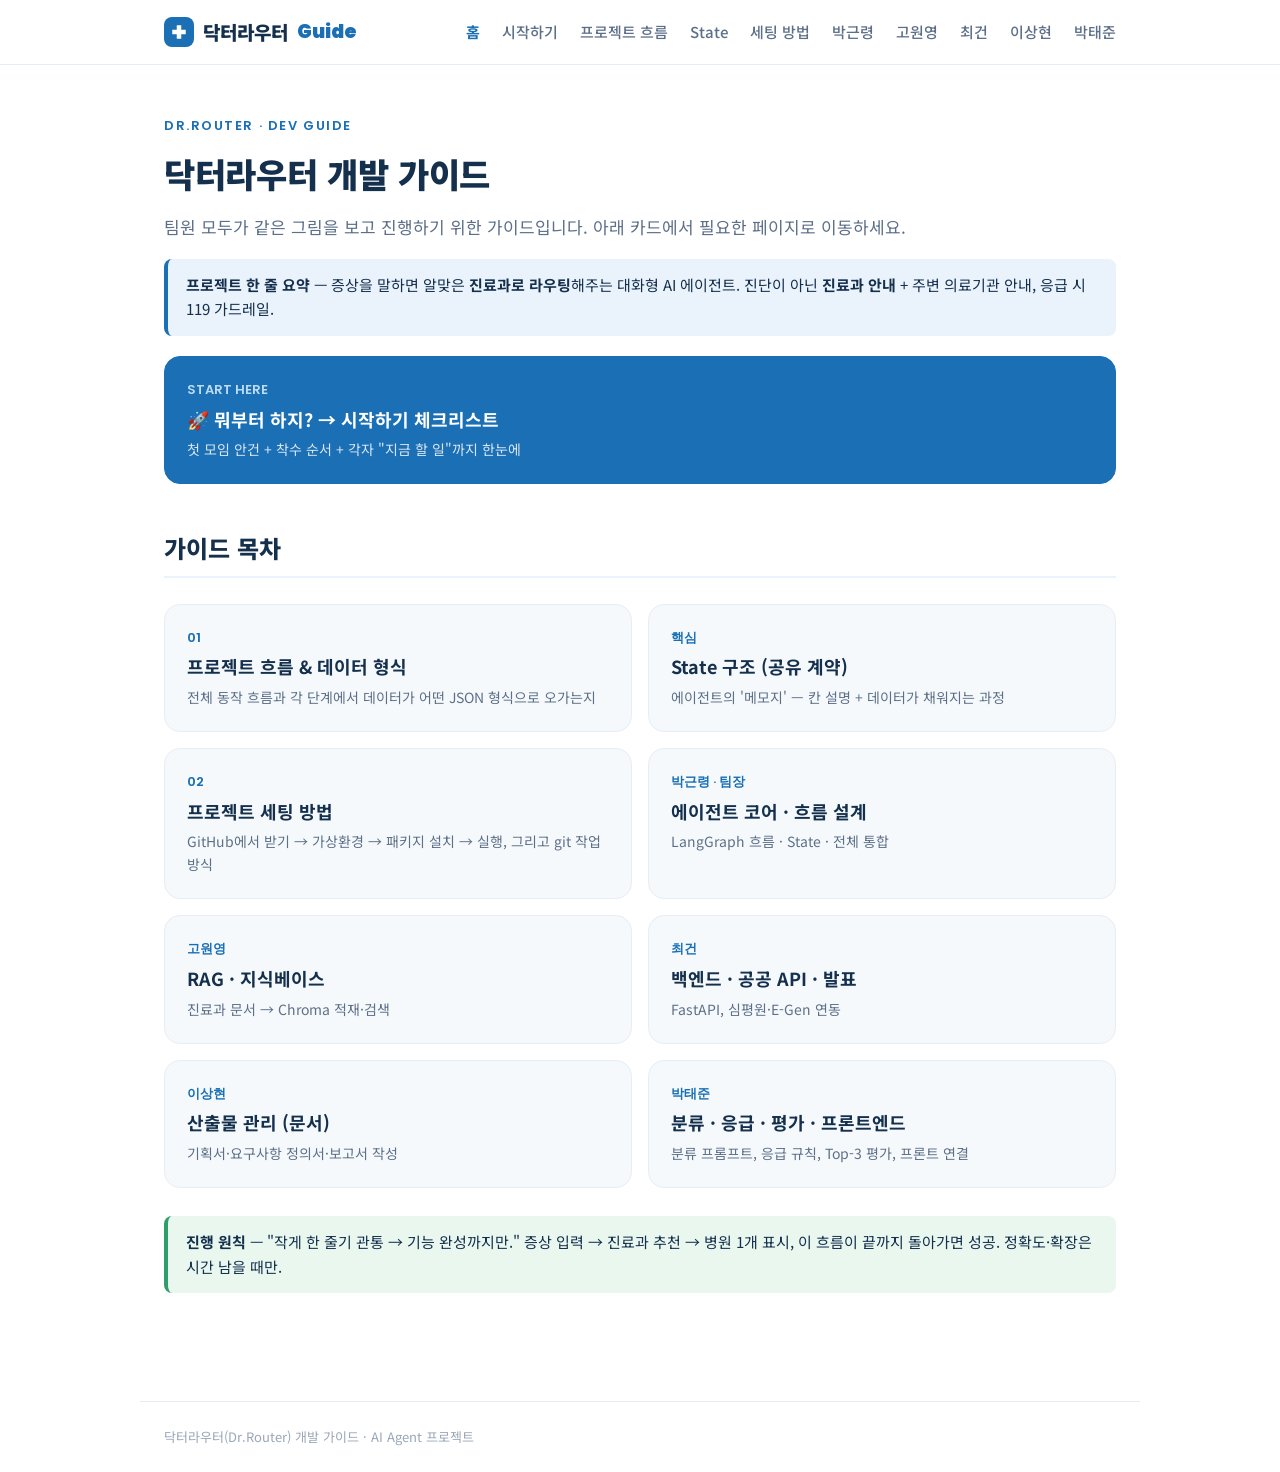
<file: index.html>
<!doctype html>
<html lang="ko">
<head>
<meta charset="utf-8">
<meta http-equiv="refresh" content="0; url=guide/index.html">
<title>닥터라우터 개발 가이드</title>
</head>
<body>
<p>닥터라우터 개발 가이드로 이동합니다… <a href="guide/index.html">바로가기</a></p>
</body>
</html>
</file>
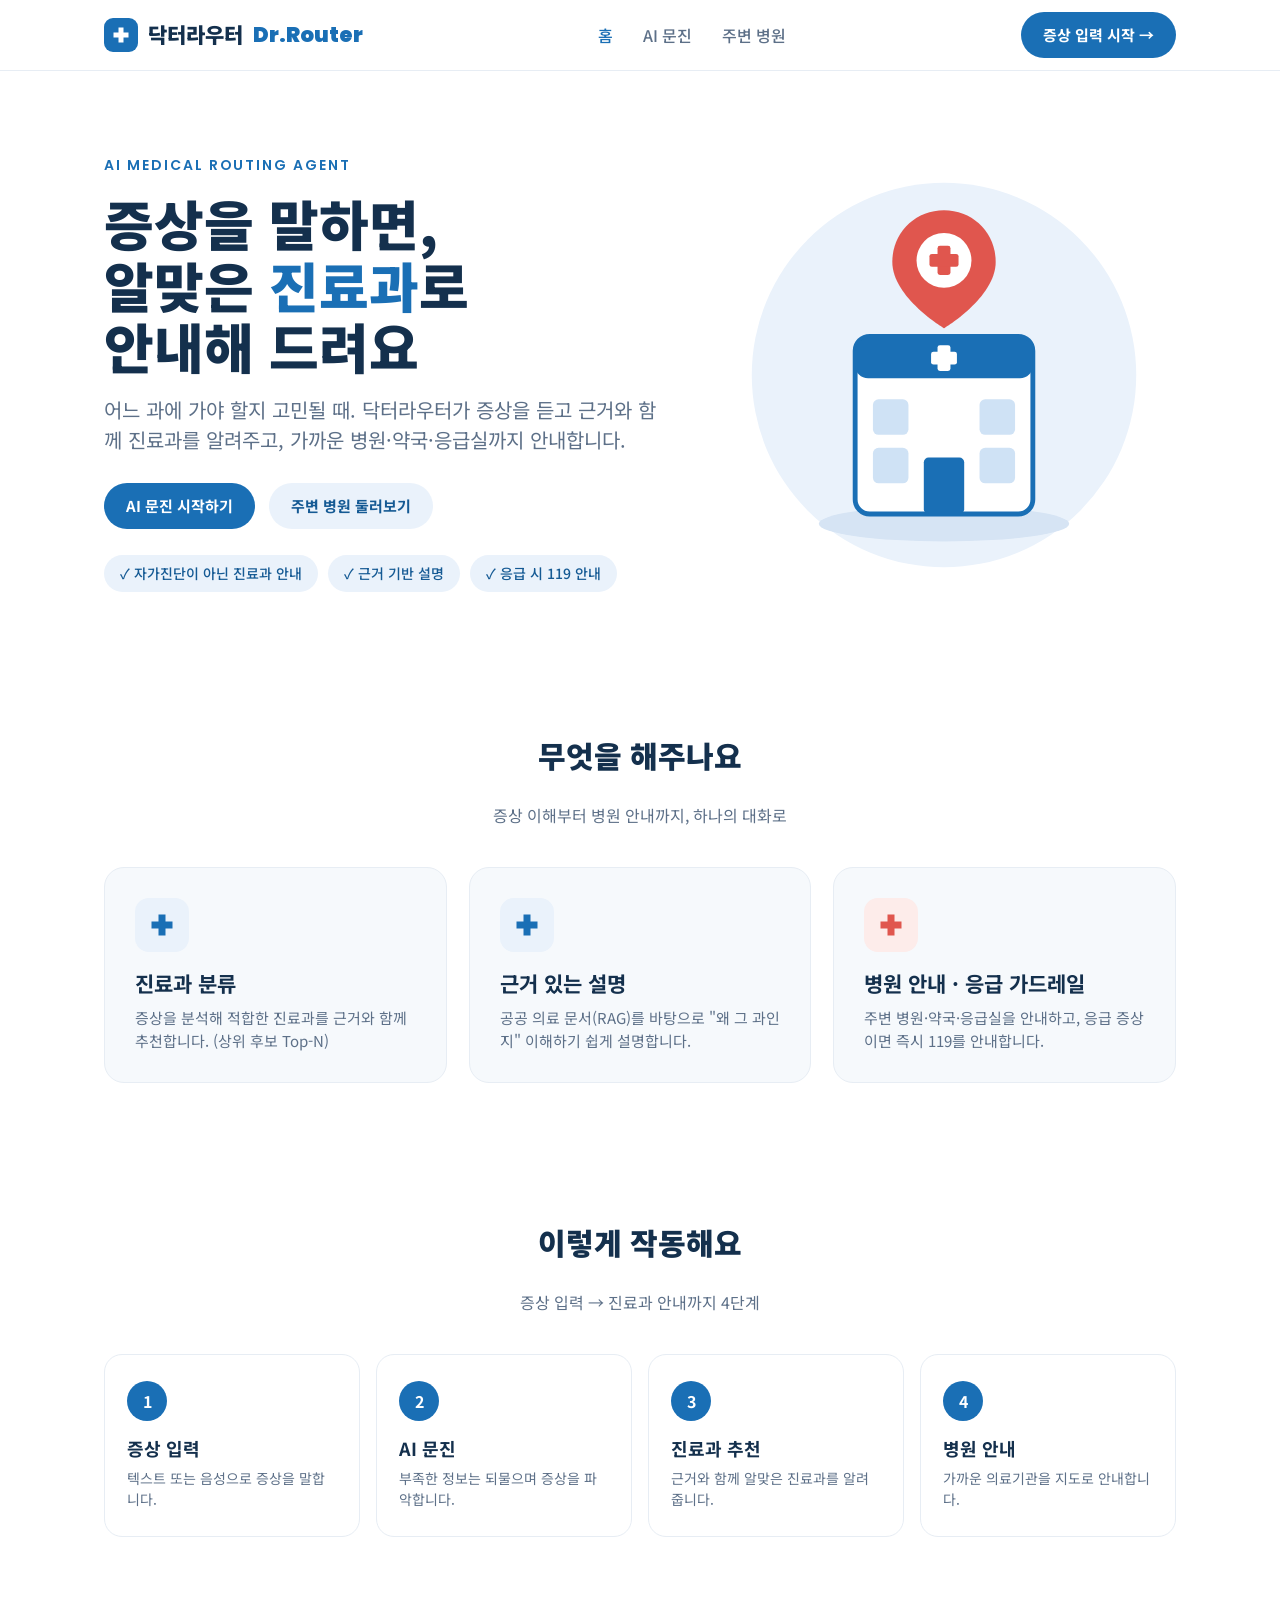
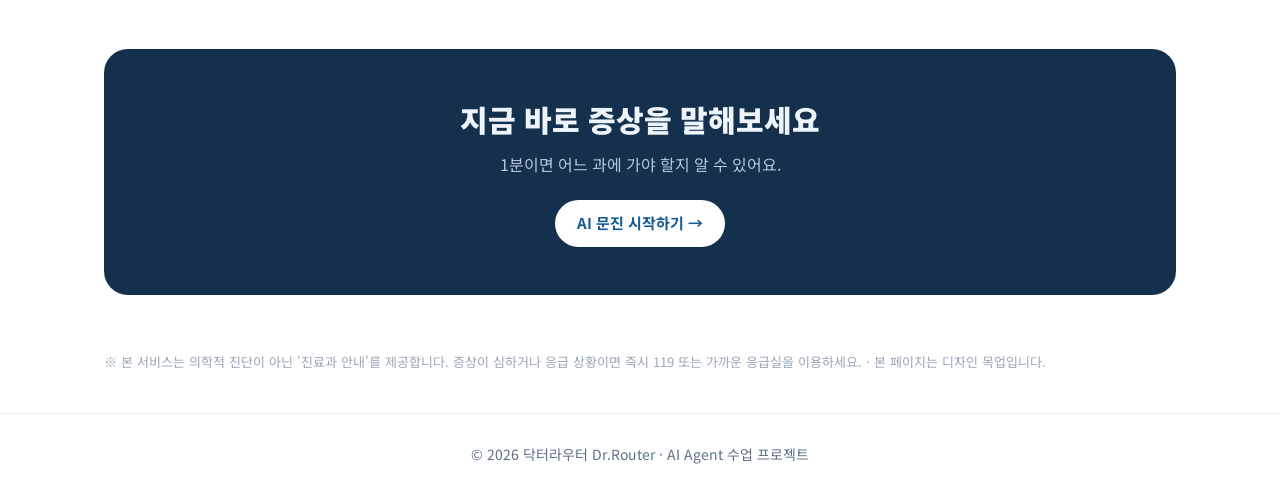
<file: frontend/index.html>
<!doctype html>
<html lang="ko">
<head>
<meta charset="utf-8">
<meta name="viewport" content="width=device-width, initial-scale=1">
<title>닥터라우터 Dr.Router</title>
<link rel="stylesheet" href="https://fonts.googleapis.com/css2?family=Noto+Sans+KR:wght@400;500;700;900&family=Poppins:wght@600;700&display=swap">
<style>
  :root{
    --blue:#1a6fb5; --blue-d:#155a94; --ink:#14304d; --muted:#5d7088;
    --bg:#ffffff; --panel:#f6f9fc; --line:#e7edf4; --soft:#eaf2fb; --red:#e0564e; --green:#2e9e6b;
  }
  *{box-sizing:border-box;}
  body{margin:0;font-family:'Noto Sans KR',sans-serif;color:var(--ink);background:var(--bg);line-height:1.5;}
  a{color:inherit;text-decoration:none;}
  .wrap{max-width:1120px;margin:0 auto;padding:0 24px;}

  /* nav */
  header.nav{position:sticky;top:0;z-index:30;background:rgba(255,255,255,.92);backdrop-filter:blur(8px);border-bottom:1px solid var(--line);}
  .nav-in{display:flex;align-items:center;justify-content:space-between;height:70px;}
  .logo{display:flex;align-items:center;gap:10px;font-weight:900;font-size:21px;}
  .logo .mark{width:34px;height:34px;border-radius:9px;background:var(--blue);display:flex;align-items:center;justify-content:center;}
  .logo .en{font-family:'Poppins',sans-serif;color:var(--blue);}
  .menu{display:flex;gap:30px;font-weight:500;color:var(--muted);}
  .menu a.active,.menu a:hover{color:var(--blue);}
  .btn{display:inline-flex;align-items:center;gap:8px;background:var(--blue);color:#fff;font-weight:700;padding:12px 22px;border-radius:999px;border:none;cursor:pointer;font-size:15px;}
  .btn:hover{background:var(--blue-d);}
  .btn.ghost{background:var(--soft);color:var(--blue-d);}

  /* hero */
  .hero{display:grid;grid-template-columns:1.1fr .9fr;gap:40px;align-items:center;padding:70px 0 60px;}
  .eyebrow{font-family:'Poppins',sans-serif;letter-spacing:.14em;text-transform:uppercase;color:var(--blue);font-weight:600;font-size:14px;}
  .hero h1{font-size:54px;font-weight:900;line-height:1.14;margin:16px 0 18px;}
  .hero p.lead{font-size:20px;color:var(--muted);margin:0 0 28px;}
  .hero .cta{display:flex;gap:14px;flex-wrap:wrap;}
  .pill-row{display:flex;gap:10px;flex-wrap:wrap;margin-top:26px;}
  .pill{background:var(--soft);color:var(--blue-d);font-size:14px;font-weight:500;padding:8px 16px;border-radius:999px;}
  .hero-art{display:flex;justify-content:center;}

  /* section */
  section.block{padding:56px 0;}
  .sec-title{font-size:30px;font-weight:900;text-align:center;}
  .sec-sub{text-align:center;color:var(--muted);margin:10px 0 40px;}
  .grid3{display:grid;grid-template-columns:repeat(3,1fr);gap:22px;}
  .card{background:var(--panel);border:1px solid var(--line);border-radius:20px;padding:30px;}
  .ic{width:54px;height:54px;border-radius:14px;background:var(--soft);display:flex;align-items:center;justify-content:center;margin-bottom:16px;}
  .ic.red{background:#fdecea;}
  .card h3{margin:0 0 8px;font-size:21px;}
  .card p{margin:0;color:var(--muted);font-size:15px;}

  /* steps */
  .steps{display:grid;grid-template-columns:repeat(4,1fr);gap:16px;counter-reset:s;}
  .step{background:#fff;border:1px solid var(--line);border-radius:18px;padding:26px 22px;position:relative;}
  .step .n{width:40px;height:40px;border-radius:50%;background:var(--blue);color:#fff;font-weight:700;display:flex;align-items:center;justify-content:center;margin-bottom:14px;}
  .step h4{margin:0 0 6px;font-size:18px;}
  .step p{margin:0;color:var(--muted);font-size:14px;}

  /* banner */
  .cta-banner{background:var(--ink);border-radius:24px;padding:48px;text-align:center;color:#eef4fb;}
  .cta-banner h2{font-size:30px;margin:0 0 10px;font-weight:900;}
  .cta-banner p{margin:0 0 24px;color:#b7c6da;}

  footer{border-top:1px solid var(--line);padding:30px 0;color:var(--muted);font-size:14px;text-align:center;}
  .note{max-width:1120px;margin:0 auto;padding:0 24px 40px;}
  .note small{display:block;color:#9aa7b7;font-size:13px;line-height:1.7;}

  @media(max-width:860px){
    .hero{grid-template-columns:1fr;} .hero-art{order:-1;}
    .grid3,.steps{grid-template-columns:1fr 1fr;}
    .menu{display:none;}
    .hero h1{font-size:40px;}
  }
  @media(max-width:520px){ .grid3,.steps{grid-template-columns:1fr;} }
</style>
</head>
<body>

<header class="nav">
  <div class="wrap nav-in">
    <a class="logo" href="index.html">
      <span class="mark"><svg width="20" height="20" viewBox="0 0 24 24"><path d="M9 3h6v6h6v6h-6v6H9v-6H3V9h6z" fill="#fff"/></svg></span>
      닥터라우터 <span class="en">Dr.Router</span>
    </a>
    <nav class="menu">
      <a href="index.html" class="active">홈</a>
      <a href="chat.html">AI 문진</a>
      <a href="hospitals.html">주변 병원</a>
    </nav>
    <a class="btn" href="chat.html">증상 입력 시작 →</a>
  </div>
</header>

<main class="wrap">
  <section class="hero">
    <div>
      <p class="eyebrow">AI Medical Routing Agent</p>
      <h1>증상을 말하면,<br>알맞은 <span style="color:var(--blue)">진료과</span>로<br>안내해 드려요</h1>
      <p class="lead">어느 과에 가야 할지 고민될 때. 닥터라우터가 증상을 듣고 근거와 함께 진료과를 알려주고, 가까운 병원·약국·응급실까지 안내합니다.</p>
      <div class="cta">
        <a class="btn" href="chat.html">AI 문진 시작하기</a>
        <a class="btn ghost" href="hospitals.html">주변 병원 둘러보기</a>
      </div>
      <div class="pill-row">
        <span class="pill">✓ 자가진단이 아닌 진료과 안내</span>
        <span class="pill">✓ 근거 기반 설명</span>
        <span class="pill">✓ 응급 시 119 안내</span>
      </div>
    </div>
    <div class="hero-art">
      <svg width="420" height="420" viewBox="0 0 520 520" aria-label="병원 위치 안내 일러스트">
        <circle cx="260" cy="270" r="238" fill="#eaf2fb"/>
        <ellipse cx="260" cy="454" rx="155" ry="22" fill="#d6e4f4"/>
        <rect x="150" y="222" width="220" height="220" rx="18" fill="#fff" stroke="#1a6fb5" stroke-width="6"/>
        <rect x="150" y="224" width="220" height="50" rx="16" fill="#1a6fb5"/>
        <rect x="252" y="233" width="16" height="32" rx="3" fill="#fff"/>
        <rect x="244" y="241" width="32" height="16" rx="3" fill="#fff"/>
        <rect x="172" y="300" width="44" height="44" rx="7" fill="#cfe2f5"/>
        <rect x="304" y="300" width="44" height="44" rx="7" fill="#cfe2f5"/>
        <rect x="172" y="360" width="44" height="44" rx="7" fill="#cfe2f5"/>
        <rect x="304" y="360" width="44" height="44" rx="7" fill="#cfe2f5"/>
        <rect x="235" y="372" width="50" height="70" rx="6" fill="#1a6fb5"/>
        <path d="M260 66 C224 66 196 94 196 130 C196 174 260 212 260 212 C260 212 324 174 324 130 C324 94 296 66 260 66 Z" fill="#e0564e"/>
        <circle cx="260" cy="128" r="34" fill="#fff"/>
        <rect x="252" y="110" width="16" height="36" rx="3" fill="#e0564e"/>
        <rect x="242" y="120" width="36" height="16" rx="3" fill="#e0564e"/>
      </svg>
    </div>
  </section>

  <section class="block">
    <h2 class="sec-title">무엇을 해주나요</h2>
    <p class="sec-sub">증상 이해부터 병원 안내까지, 하나의 대화로</p>
    <div class="grid3">
      <div class="card">
        <div class="ic"><svg width="28" height="28" viewBox="0 0 24 24"><path d="M9 3h6v6h6v6h-6v6H9v-6H3V9h6z" fill="#1a6fb5"/></svg></div>
        <h3>진료과 분류</h3>
        <p>증상을 분석해 적합한 진료과를 근거와 함께 추천합니다. (상위 후보 Top-N)</p>
      </div>
      <div class="card">
        <div class="ic"><svg width="28" height="28" viewBox="0 0 24 24"><path d="M9 3h6v6h6v6h-6v6H9v-6H3V9h6z" fill="#1a6fb5"/></svg></div>
        <h3>근거 있는 설명</h3>
        <p>공공 의료 문서(RAG)를 바탕으로 "왜 그 과인지" 이해하기 쉽게 설명합니다.</p>
      </div>
      <div class="card">
        <div class="ic red"><svg width="28" height="28" viewBox="0 0 24 24"><path d="M9 3h6v6h6v6h-6v6H9v-6H3V9h6z" fill="#e0564e"/></svg></div>
        <h3>병원 안내 · 응급 가드레일</h3>
        <p>주변 병원·약국·응급실을 안내하고, 응급 증상이면 즉시 119를 안내합니다.</p>
      </div>
    </div>
  </section>

  <section class="block">
    <h2 class="sec-title">이렇게 작동해요</h2>
    <p class="sec-sub">증상 입력 → 진료과 안내까지 4단계</p>
    <div class="steps">
      <div class="step"><div class="n">1</div><h4>증상 입력</h4><p>텍스트 또는 음성으로 증상을 말합니다.</p></div>
      <div class="step"><div class="n">2</div><h4>AI 문진</h4><p>부족한 정보는 되물으며 증상을 파악합니다.</p></div>
      <div class="step"><div class="n">3</div><h4>진료과 추천</h4><p>근거와 함께 알맞은 진료과를 알려줍니다.</p></div>
      <div class="step"><div class="n">4</div><h4>병원 안내</h4><p>가까운 의료기관을 지도로 안내합니다.</p></div>
    </div>
  </section>

  <section class="block">
    <div class="cta-banner">
      <h2>지금 바로 증상을 말해보세요</h2>
      <p>1분이면 어느 과에 가야 할지 알 수 있어요.</p>
      <a class="btn ghost" href="chat.html" style="background:#fff;color:var(--blue-d)">AI 문진 시작하기 →</a>
    </div>
  </section>
</main>

<div class="note">
  <small>※ 본 서비스는 의학적 진단이 아닌 '진료과 안내'를 제공합니다. 증상이 심하거나 응급 상황이면 즉시 119 또는 가까운 응급실을 이용하세요. · 본 페이지는 디자인 목업입니다.</small>
</div>

<footer>© 2026 닥터라우터 Dr.Router · AI Agent 수업 프로젝트</footer>

</body>
</html>
</file>
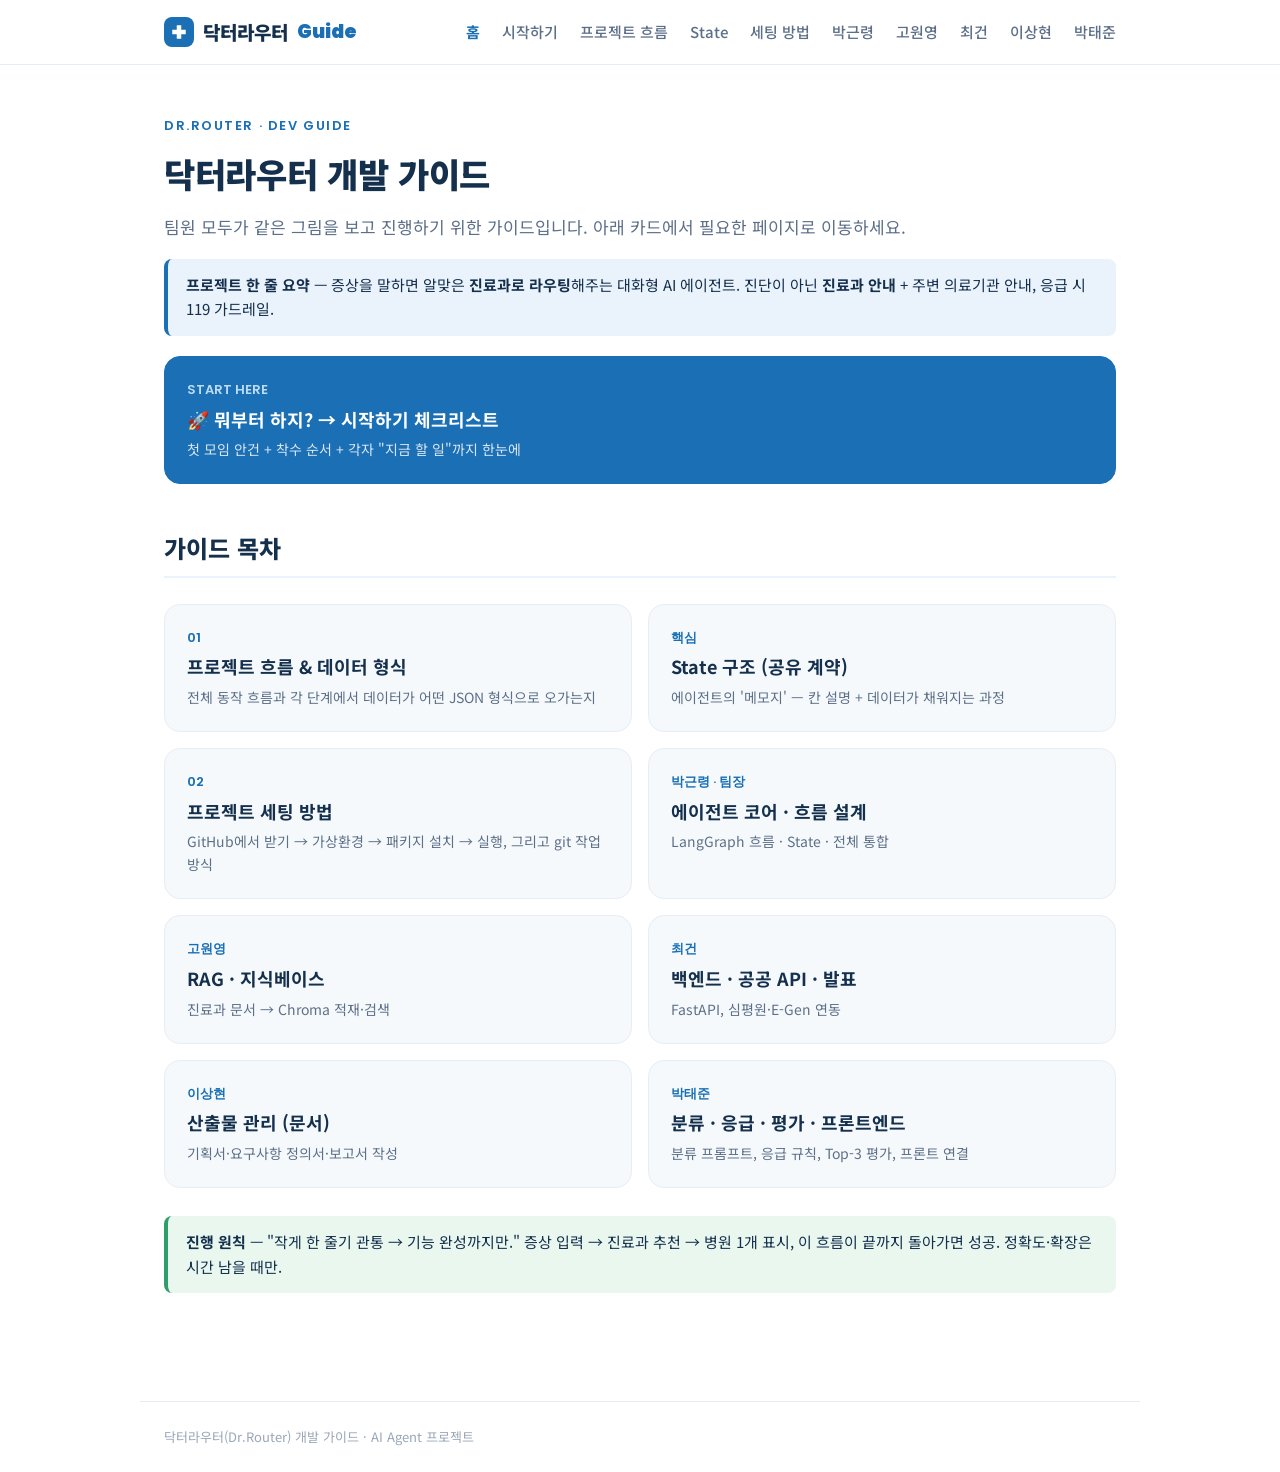
<file: guide/index.html>
<!doctype html>
<html lang="ko">
<head>
<meta charset="utf-8">
<meta name="viewport" content="width=device-width, initial-scale=1">
<title>닥터라우터 개발 가이드</title>
<link rel="stylesheet" href="https://fonts.googleapis.com/css2?family=Noto+Sans+KR:wght@400;500;700;900&family=Poppins:wght@600;700&family=JetBrains+Mono:wght@400;600&display=swap">
<link rel="stylesheet" href="assets/guide.css">
</head>
<body>
<header class="nav"><div class="nav-in">
  <span class="brand"><span class="mark"><svg width="18" height="18" viewBox="0 0 24 24"><path d="M9 3h6v6h6v6h-6v6H9v-6H3V9h6z" fill="#fff"/></svg></span>닥터라우터 <span class="en">Guide</span></span>
  <a class="item active" href="index.html">홈</a>
  <a class="item" href="kickoff.html">시작하기</a>
  <a class="item" href="flow.html">프로젝트 흐름</a>
  <a class="item" href="state.html">State</a>
  <a class="item" href="setup.html">세팅 방법</a>
  <a class="item" href="role-a.html">박근령</a>
  <a class="item" href="role-b.html">고원영</a>
  <a class="item" href="role-c.html">최건</a>
  <a class="item" href="role-d.html">이상현</a>
  <a class="item" href="role-e.html">박태준</a>
</div></header>

<main class="wrap">
  <p class="eyebrow">Dr.Router · Dev Guide</p>
  <h1>닥터라우터 개발 가이드</h1>
  <p class="lead">팀원 모두가 같은 그림을 보고 진행하기 위한 가이드입니다. 아래 카드에서 필요한 페이지로 이동하세요.</p>

  <div class="callout">
    <b>프로젝트 한 줄 요약</b> — 증상을 말하면 알맞은 <b>진료과로 라우팅</b>해주는 대화형 AI 에이전트.
    진단이 아닌 <b>진료과 안내</b> + 주변 의료기관 안내, 응급 시 119 가드레일.
  </div>

  <a class="card" href="kickoff.html" style="display:block;background:#1a6fb5;border-color:#1a6fb5;margin-top:20px">
    <div class="k" style="color:#bcdcf4">START HERE</div>
    <div class="t" style="color:#ffffff">🚀 뭐부터 하지? → 시작하기 체크리스트</div>
    <div class="d" style="color:#dce7f3">첫 모임 안건 + 착수 순서 + 각자 "지금 할 일"까지 한눈에</div>
  </a>

  <h2>가이드 목차</h2>
  <div class="cards">
    <a class="card" href="flow.html">
      <div class="k">01</div><div class="t">프로젝트 흐름 &amp; 데이터 형식</div>
      <div class="d">전체 동작 흐름과 각 단계에서 데이터가 어떤 JSON 형식으로 오가는지</div>
    </a>
    <a class="card" href="state.html">
      <div class="k">핵심</div><div class="t">State 구조 (공유 계약)</div>
      <div class="d">에이전트의 '메모지' — 칸 설명 + 데이터가 채워지는 과정</div>
    </a>
    <a class="card" href="setup.html">
      <div class="k">02</div><div class="t">프로젝트 세팅 방법</div>
      <div class="d">GitHub에서 받기 → 가상환경 → 패키지 설치 → 실행, 그리고 git 작업 방식</div>
    </a>
    <a class="card" href="role-a.html">
      <div class="k">박근령 · 팀장</div><div class="t">에이전트 코어 · 흐름 설계</div>
      <div class="d">LangGraph 흐름 · State · 전체 통합</div>
    </a>
    <a class="card" href="role-b.html">
      <div class="k">고원영</div><div class="t">RAG · 지식베이스</div>
      <div class="d">진료과 문서 → Chroma 적재·검색</div>
    </a>
    <a class="card" href="role-c.html">
      <div class="k">최건</div><div class="t">백엔드 · 공공 API · 발표</div>
      <div class="d">FastAPI, 심평원·E-Gen 연동</div>
    </a>
    <a class="card" href="role-d.html">
      <div class="k">이상현</div><div class="t">산출물 관리 (문서)</div>
      <div class="d">기획서·요구사항 정의서·보고서 작성</div>
    </a>
    <a class="card" href="role-e.html">
      <div class="k">박태준</div><div class="t">분류 · 응급 · 평가 · 프론트엔드</div>
      <div class="d">분류 프롬프트, 응급 규칙, Top-3 평가, 프론트 연결</div>
    </a>
  </div>

  <div class="callout ok" style="margin-top:28px">
    <b>진행 원칙</b> — "작게 한 줄기 관통 → 기능 완성까지만." 증상 입력 → 진료과 추천 → 병원 1개 표시,
    이 흐름이 끝까지 돌아가면 성공. 정확도·확장은 시간 남을 때만.
  </div>
</main>

<div class="footer">닥터라우터(Dr.Router) 개발 가이드 · AI Agent 프로젝트</div>
</body>
</html>
</file>
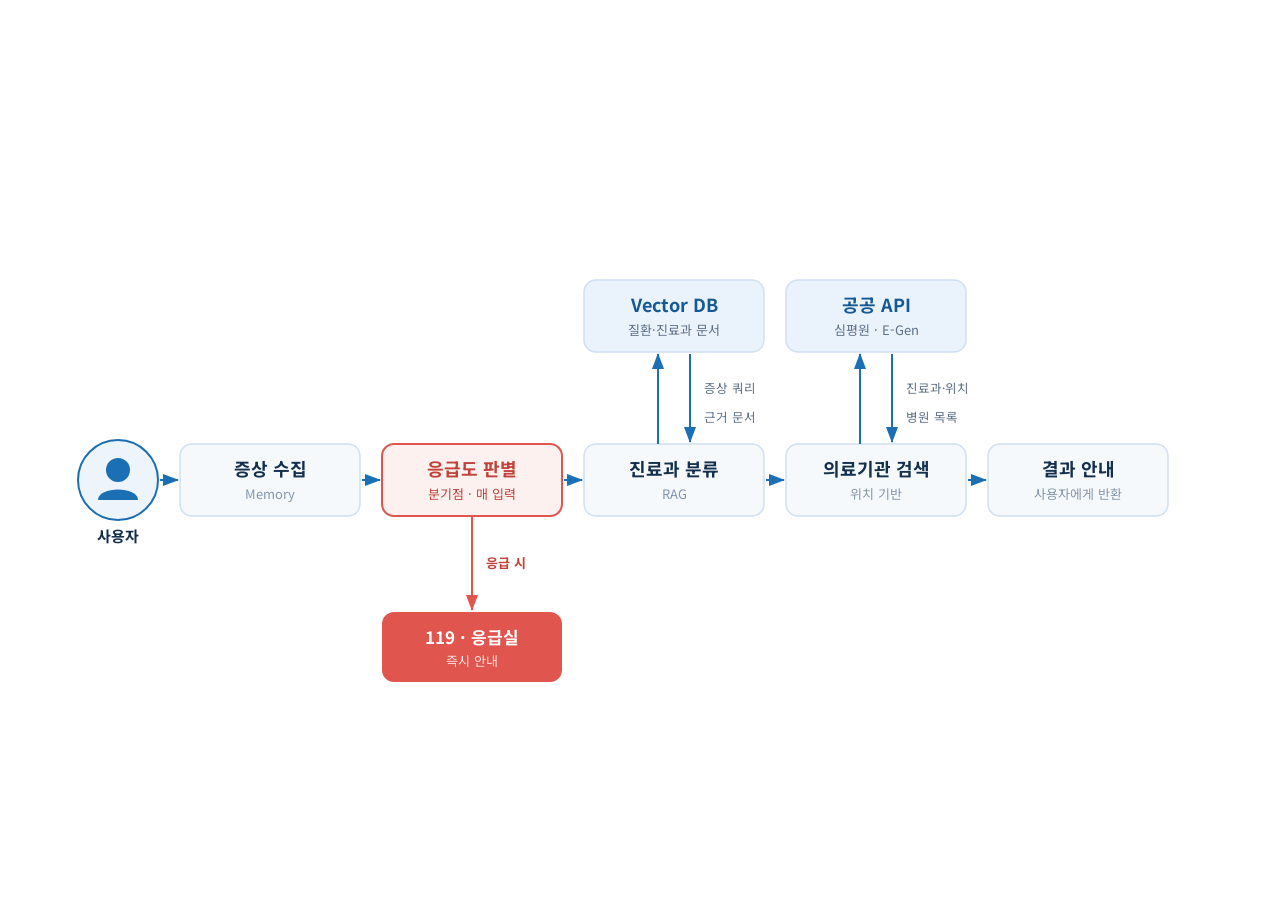
<file: docs/처리흐름도.html>
<!doctype html>
<html lang="ko">
<head>
<meta charset="utf-8">
<meta name="viewport" content="width=device-width, initial-scale=1">
<title>닥터라우터 처리 흐름도</title>
<link rel="stylesheet" href="https://fonts.googleapis.com/css2?family=Noto+Sans+KR:wght@400;500;700&family=Poppins:wght@600&display=swap">
<style>
  body{margin:0;background:#ffffff;display:flex;justify-content:center;align-items:center;min-height:100vh;font-family:'Noto Sans KR',sans-serif}
  .fig{width:1200px;max-width:96vw;padding:20px}
  svg{width:100%;height:auto;display:block}
  text{font-family:'Noto Sans KR','Malgun Gothic',sans-serif}
</style>
</head>
<body>
<div class="fig">
<svg viewBox="0 0 1200 600" xmlns="http://www.w3.org/2000/svg">
  <defs>
    <marker id="bh" markerWidth="10" markerHeight="8" refX="7.5" refY="3" orient="auto"><path d="M0,0 L8,3 L0,6 Z" fill="#1a6fb5"></path></marker>
    <marker id="rh" markerWidth="10" markerHeight="8" refX="7.5" refY="3" orient="auto"><path d="M0,0 L8,3 L0,6 Z" fill="#e0564e"></path></marker>
  </defs>

  <!-- 외부 데이터 소스 -->
  <rect x="544" y="130" width="180" height="72" rx="12" fill="#eaf2fb" stroke="#cfe0f2" stroke-width="1.5"></rect>
  <text x="634" y="162" text-anchor="middle" font-size="18" font-weight="700" fill="#155a94">Vector DB</text>
  <text x="634" y="185" text-anchor="middle" font-size="13" fill="#5d7088">질환·진료과 문서</text>

  <rect x="746" y="130" width="180" height="72" rx="12" fill="#eaf2fb" stroke="#cfe0f2" stroke-width="1.5"></rect>
  <text x="836" y="162" text-anchor="middle" font-size="18" font-weight="700" fill="#155a94">공공 API</text>
  <text x="836" y="185" text-anchor="middle" font-size="13" fill="#5d7088">심평원 · E-Gen</text>

  <!-- 사용자 -->
  <circle cx="78" cy="330" r="40" fill="#eef4fb" stroke="#1a6fb5" stroke-width="2"></circle>
  <circle cx="78" cy="320" r="12" fill="#1a6fb5"></circle>
  <path d="M58 350 C58 336 98 336 98 350 Z" fill="#1a6fb5"></path>
  <text x="78" y="392" text-anchor="middle" font-size="15" font-weight="700" fill="#14304d">사용자</text>

  <!-- 메인 스파인 박스 -->
  <rect x="140" y="294" width="180" height="72" rx="12" fill="#f6f9fc" stroke="#cfe0f2" stroke-width="1.5"></rect>
  <text x="230" y="326" text-anchor="middle" font-size="18" font-weight="700" fill="#14304d">증상 수집</text>
  <text x="230" y="349" text-anchor="middle" font-size="13" fill="#8396ac">Memory</text>

  <rect x="342" y="294" width="180" height="72" rx="12" fill="#fdf1f0" stroke="#e0564e" stroke-width="2"></rect>
  <text x="432" y="326" text-anchor="middle" font-size="18" font-weight="700" fill="#c0433b">응급도 판별</text>
  <text x="432" y="349" text-anchor="middle" font-size="13" fill="#c0433b">분기점 · 매 입력</text>

  <rect x="544" y="294" width="180" height="72" rx="12" fill="#f6f9fc" stroke="#cfe0f2" stroke-width="1.5"></rect>
  <text x="634" y="326" text-anchor="middle" font-size="18" font-weight="700" fill="#14304d">진료과 분류</text>
  <text x="634" y="349" text-anchor="middle" font-size="13" fill="#8396ac">RAG</text>

  <rect x="746" y="294" width="180" height="72" rx="12" fill="#f6f9fc" stroke="#cfe0f2" stroke-width="1.5"></rect>
  <text x="836" y="326" text-anchor="middle" font-size="18" font-weight="700" fill="#14304d">의료기관 검색</text>
  <text x="836" y="349" text-anchor="middle" font-size="13" fill="#8396ac">위치 기반</text>

  <rect x="948" y="294" width="180" height="72" rx="12" fill="#f6f9fc" stroke="#cfe0f2" stroke-width="1.5"></rect>
  <text x="1038" y="326" text-anchor="middle" font-size="18" font-weight="700" fill="#14304d">결과 안내</text>
  <text x="1038" y="349" text-anchor="middle" font-size="13" fill="#8396ac">사용자에게 반환</text>

  <!-- 응급 분기 박스 -->
  <rect x="342" y="462" width="180" height="70" rx="12" fill="#e0564e"></rect>
  <text x="432" y="494" text-anchor="middle" font-size="17" font-weight="700" fill="#ffffff">119 · 응급실</text>
  <text x="432" y="516" text-anchor="middle" font-size="13" fill="#ffe3e0">즉시 안내</text>

  <!-- 스파인 화살표 -->
  <line x1="120" y1="330" x2="138" y2="330" stroke="#1a6fb5" stroke-width="2" marker-end="url(#bh)"></line>
  <line x1="322" y1="330" x2="340" y2="330" stroke="#1a6fb5" stroke-width="2" marker-end="url(#bh)"></line>
  <line x1="524" y1="330" x2="542" y2="330" stroke="#1a6fb5" stroke-width="2" marker-end="url(#bh)"></line>
  <line x1="726" y1="330" x2="744" y2="330" stroke="#1a6fb5" stroke-width="2" marker-end="url(#bh)"></line>
  <line x1="928" y1="330" x2="946" y2="330" stroke="#1a6fb5" stroke-width="2" marker-end="url(#bh)"></line>

  <!-- Vector DB 요청/응답 -->
  <line x1="618" y1="294" x2="618" y2="204" stroke="#1a6fb5" stroke-width="2" marker-end="url(#bh)"></line>
  <line x1="650" y1="204" x2="650" y2="292" stroke="#1a6fb5" stroke-width="2" marker-end="url(#bh)"></line>
  <text x="664" y="243" font-size="12.5" fill="#5d7088">증상 쿼리</text>
  <text x="664" y="272" font-size="12.5" fill="#5d7088">근거 문서</text>

  <!-- 공공 API 요청/응답 -->
  <line x1="820" y1="294" x2="820" y2="204" stroke="#1a6fb5" stroke-width="2" marker-end="url(#bh)"></line>
  <line x1="852" y1="204" x2="852" y2="292" stroke="#1a6fb5" stroke-width="2" marker-end="url(#bh)"></line>
  <text x="866" y="243" font-size="12.5" fill="#5d7088">진료과·위치</text>
  <text x="866" y="272" font-size="12.5" fill="#5d7088">병원 목록</text>

  <!-- 응급 분기 화살표 -->
  <line x1="432" y1="366" x2="432" y2="460" stroke="#e0564e" stroke-width="2" marker-end="url(#rh)"></line>
  <text x="446" y="418" font-size="13" font-weight="700" fill="#c0433b">응급 시</text>
</svg>
</div>
</body>
</html>
</file>
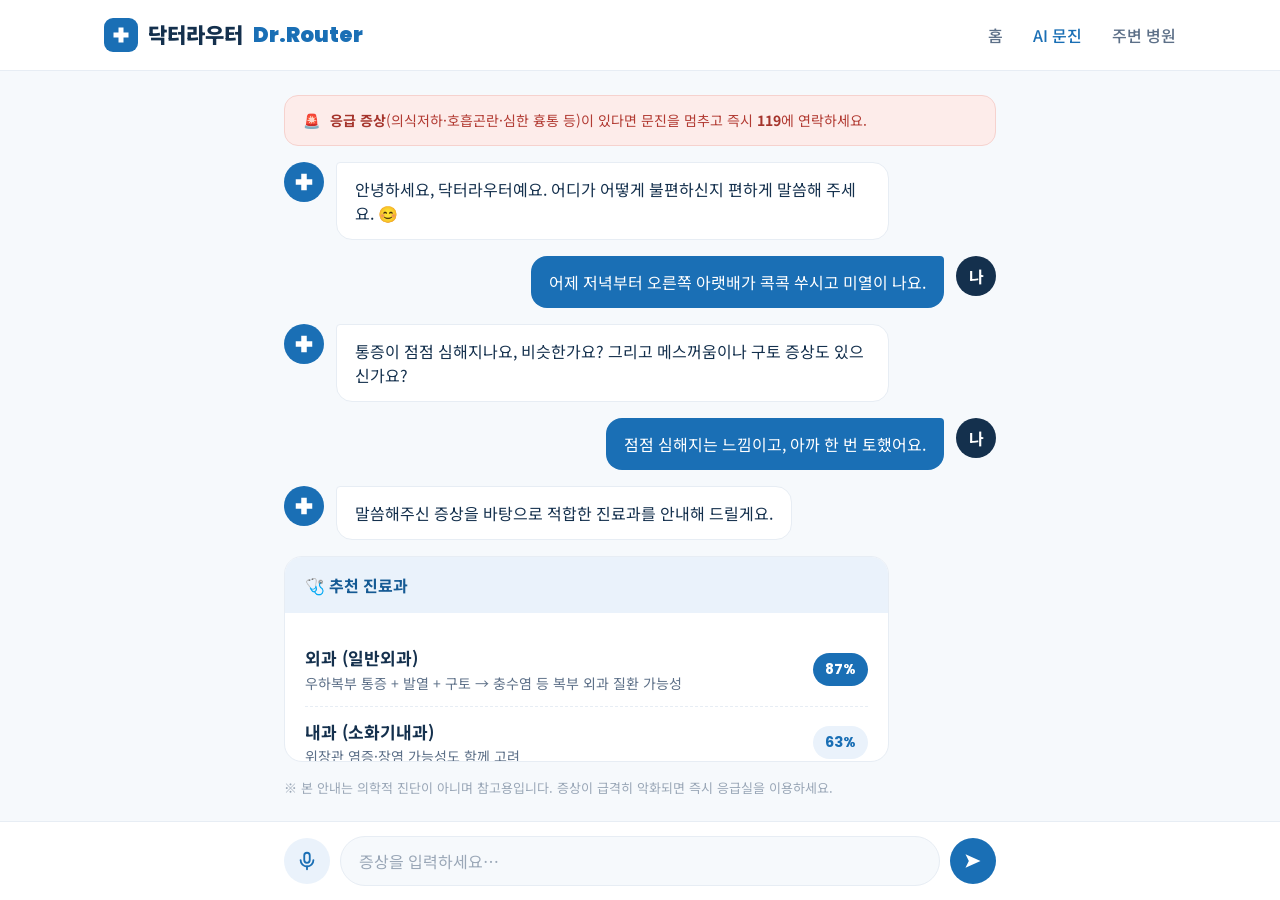
<file: frontend/chat.html>
<!doctype html>
<html lang="ko">
<head>
<meta charset="utf-8">
<meta name="viewport" content="width=device-width, initial-scale=1">
<title>AI 문진 · 닥터라우터</title>
<link rel="stylesheet" href="https://fonts.googleapis.com/css2?family=Noto+Sans+KR:wght@400;500;700;900&family=Poppins:wght@600;700&display=swap">
<style>
  :root{
    --blue:#1a6fb5; --blue-d:#155a94; --ink:#14304d; --muted:#5d7088;
    --bg:#ffffff; --panel:#f6f9fc; --line:#e7edf4; --soft:#eaf2fb; --red:#e0564e; --green:#2e9e6b;
  }
  *{box-sizing:border-box;}
  html,body{height:100%;}
  body{margin:0;font-family:'Noto Sans KR',sans-serif;color:var(--ink);background:var(--panel);line-height:1.5;display:flex;flex-direction:column;}
  a{color:inherit;text-decoration:none;}

  header.nav{background:#fff;border-bottom:1px solid var(--line);}
  .nav-in{max-width:1120px;margin:0 auto;padding:0 24px;display:flex;align-items:center;justify-content:space-between;height:70px;}
  .logo{display:flex;align-items:center;gap:10px;font-weight:900;font-size:21px;}
  .logo .mark{width:34px;height:34px;border-radius:9px;background:var(--blue);display:flex;align-items:center;justify-content:center;}
  .logo .en{font-family:'Poppins',sans-serif;color:var(--blue);}
  .menu{display:flex;gap:30px;font-weight:500;color:var(--muted);}
  .menu a.active,.menu a:hover{color:var(--blue);}

  .chat-wrap{flex:1;max-width:760px;width:100%;margin:0 auto;padding:24px;display:flex;flex-direction:column;gap:16px;overflow:auto;}

  .emg{background:#fdecea;border:1px solid #f6d2ce;color:#b23b33;border-radius:14px;padding:14px 18px;font-size:14px;display:flex;gap:10px;align-items:center;}
  .emg b{color:#a5342c;}

  .msg{display:flex;gap:12px;max-width:85%;}
  .msg .av{width:40px;height:40px;border-radius:50%;flex:none;display:flex;align-items:center;justify-content:center;font-weight:700;}
  .msg.ai .av{background:var(--blue);}
  .msg.me{align-self:flex-end;flex-direction:row-reverse;}
  .bubble{padding:14px 18px;border-radius:16px;font-size:16px;}
  .msg.ai .bubble{background:#fff;border:1px solid var(--line);border-top-left-radius:4px;}
  .msg.me .bubble{background:var(--blue);color:#fff;border-top-right-radius:4px;}
  .msg.me .av{background:var(--ink);color:#fff;}

  /* recommendation card */
  .rec{background:#fff;border:1px solid var(--line);border-radius:18px;overflow:hidden;max-width:85%;}
  .rec .head{background:var(--soft);padding:16px 20px;font-weight:700;color:var(--blue-d);display:flex;align-items:center;gap:10px;}
  .rec .body{padding:20px;}
  .dept{display:flex;align-items:center;justify-content:space-between;padding:12px 0;border-bottom:1px dashed var(--line);}
  .dept:last-of-type{border-bottom:none;}
  .dept .name{font-weight:700;font-size:17px;}
  .dept .why{color:var(--muted);font-size:14px;margin-top:2px;}
  .score{font-family:'Poppins',sans-serif;font-weight:700;color:var(--blue);background:var(--soft);padding:6px 12px;border-radius:999px;font-size:14px;flex:none;margin-left:14px;}
  .score.top{background:var(--blue);color:#fff;}
  .rec .foot{padding:16px 20px;border-top:1px solid var(--line);display:flex;gap:10px;flex-wrap:wrap;}
  .btn{display:inline-flex;align-items:center;gap:8px;background:var(--blue);color:#fff;font-weight:700;padding:11px 20px;border-radius:999px;border:none;cursor:pointer;font-size:14px;}
  .btn:hover{background:var(--blue-d);}
  .btn.ghost{background:var(--soft);color:var(--blue-d);}
  .disclaimer{font-size:13px;color:#9aa7b7;max-width:85%;}

  /* input bar */
  .inputbar{background:#fff;border-top:1px solid var(--line);padding:14px 0;}
  .inputbar-in{max-width:760px;margin:0 auto;padding:0 24px;display:flex;gap:10px;align-items:center;}
  .field{flex:1;display:flex;align-items:center;gap:10px;background:var(--panel);border:1px solid var(--line);border-radius:999px;padding:12px 18px;color:#9aa7b7;}
  .mic{width:46px;height:46px;border-radius:50%;background:var(--soft);border:none;display:flex;align-items:center;justify-content:center;cursor:pointer;flex:none;}
  .send{width:46px;height:46px;border-radius:50%;background:var(--blue);border:none;display:flex;align-items:center;justify-content:center;cursor:pointer;flex:none;}

  @media(max-width:640px){ .menu{display:none;} .msg,.rec,.disclaimer{max-width:100%;} }
</style>
</head>
<body>

<header class="nav">
  <div class="nav-in">
    <a class="logo" href="index.html">
      <span class="mark"><svg width="20" height="20" viewBox="0 0 24 24"><path d="M9 3h6v6h6v6h-6v6H9v-6H3V9h6z" fill="#fff"/></svg></span>
      닥터라우터 <span class="en">Dr.Router</span>
    </a>
    <nav class="menu">
      <a href="index.html">홈</a>
      <a href="chat.html" class="active">AI 문진</a>
      <a href="hospitals.html">주변 병원</a>
    </nav>
  </div>
</header>

<div class="chat-wrap">
  <div class="emg">🚨 <span><b>응급 증상</b>(의식저하·호흡곤란·심한 흉통 등)이 있다면 문진을 멈추고 즉시 <b>119</b>에 연락하세요.</span></div>

  <div class="msg ai">
    <div class="av"><svg width="22" height="22" viewBox="0 0 24 24"><path d="M9 3h6v6h6v6h-6v6H9v-6H3V9h6z" fill="#fff"/></svg></div>
    <div class="bubble">안녕하세요, 닥터라우터예요. 어디가 어떻게 불편하신지 편하게 말씀해 주세요. 😊</div>
  </div>

  <div class="msg me"><div class="av">나</div><div class="bubble">어제 저녁부터 오른쪽 아랫배가 콕콕 쑤시고 미열이 나요.</div></div>

  <div class="msg ai">
    <div class="av"><svg width="22" height="22" viewBox="0 0 24 24"><path d="M9 3h6v6h6v6h-6v6H9v-6H3V9h6z" fill="#fff"/></svg></div>
    <div class="bubble">통증이 점점 심해지나요, 비슷한가요? 그리고 메스꺼움이나 구토 증상도 있으신가요?</div>
  </div>

  <div class="msg me"><div class="av">나</div><div class="bubble">점점 심해지는 느낌이고, 아까 한 번 토했어요.</div></div>

  <div class="msg ai">
    <div class="av"><svg width="22" height="22" viewBox="0 0 24 24"><path d="M9 3h6v6h6v6h-6v6H9v-6H3V9h6z" fill="#fff"/></svg></div>
    <div class="bubble">말씀해주신 증상을 바탕으로 적합한 진료과를 안내해 드릴게요.</div>
  </div>

  <div class="rec">
    <div class="head">🩺 추천 진료과</div>
    <div class="body">
      <div class="dept">
        <div><div class="name">외과 (일반외과)</div><div class="why">우하복부 통증 + 발열 + 구토 → 충수염 등 복부 외과 질환 가능성</div></div>
        <span class="score top">87%</span>
      </div>
      <div class="dept">
        <div><div class="name">내과 (소화기내과)</div><div class="why">위장관 염증·장염 가능성도 함께 고려</div></div>
        <span class="score">63%</span>
      </div>
      <div class="dept">
        <div><div class="name">응급의학과</div><div class="why">통증이 급격히 심해지면 응급실 방문 권장</div></div>
        <span class="score">41%</span>
      </div>
    </div>
    <div class="foot">
      <a class="btn" href="hospitals.html">📍 주변 병원 보기</a>
      <button class="btn ghost">질환 정보 더보기</button>
    </div>
  </div>

  <div class="disclaimer">※ 본 안내는 의학적 진단이 아니며 참고용입니다. 증상이 급격히 악화되면 즉시 응급실을 이용하세요.</div>
</div>

<div class="inputbar">
  <div class="inputbar-in">
    <button class="mic" title="음성으로 말하기">
      <svg width="22" height="22" viewBox="0 0 24 24" fill="none" stroke="#1a6fb5" stroke-width="2" stroke-linecap="round"><rect x="9" y="3" width="6" height="11" rx="3"/><path d="M5 11a7 7 0 0 0 14 0"/><line x1="12" y1="18" x2="12" y2="21"/></svg>
    </button>
    <div class="field">증상을 입력하세요…</div>
    <button class="send" title="전송">
      <svg width="20" height="20" viewBox="0 0 24 24" fill="#fff"><path d="M3 20l18-8L3 4l4 8-4 8z"/></svg>
    </button>
  </div>
</div>

</body>
</html>
</file>
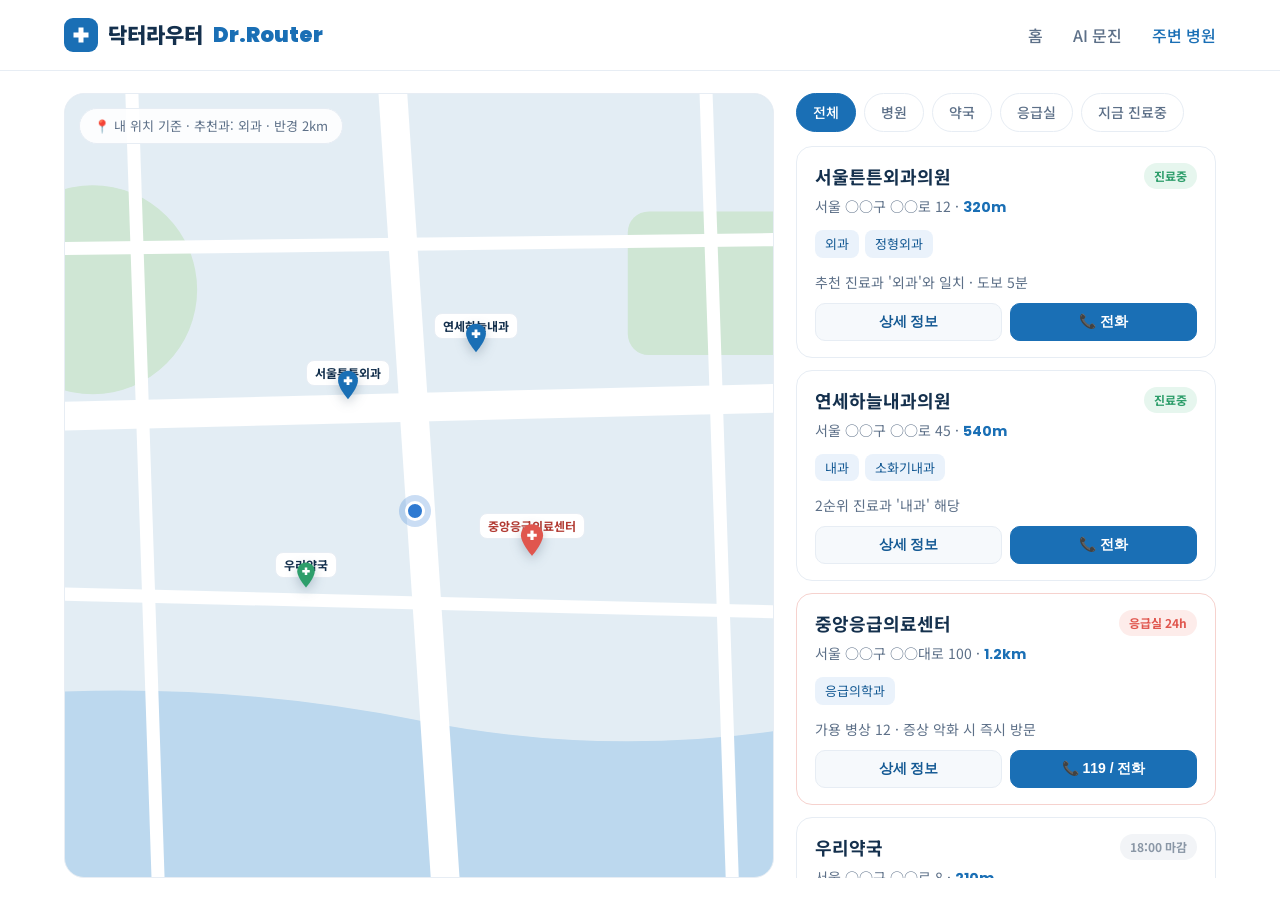
<file: frontend/hospitals.html>
<!doctype html>
<html lang="ko">
<head>
<meta charset="utf-8">
<meta name="viewport" content="width=device-width, initial-scale=1">
<title>주변 병원 · 닥터라우터</title>
<link rel="stylesheet" href="https://fonts.googleapis.com/css2?family=Noto+Sans+KR:wght@400;500;700;900&family=Poppins:wght@600;700&display=swap">
<style>
  :root{
    --blue:#1a6fb5; --blue-d:#155a94; --ink:#14304d; --muted:#5d7088;
    --bg:#ffffff; --panel:#f6f9fc; --line:#e7edf4; --soft:#eaf2fb; --red:#e0564e; --green:#2e9e6b;
  }
  *{box-sizing:border-box;}
  html,body{height:100%;}
  body{margin:0;font-family:'Noto Sans KR',sans-serif;color:var(--ink);background:var(--bg);line-height:1.5;display:flex;flex-direction:column;}
  a{color:inherit;text-decoration:none;}

  header.nav{background:#fff;border-bottom:1px solid var(--line);}
  .nav-in{max-width:1200px;margin:0 auto;padding:0 24px;display:flex;align-items:center;justify-content:space-between;height:70px;}
  .logo{display:flex;align-items:center;gap:10px;font-weight:900;font-size:21px;}
  .logo .mark{width:34px;height:34px;border-radius:9px;background:var(--blue);display:flex;align-items:center;justify-content:center;}
  .logo .en{font-family:'Poppins',sans-serif;color:var(--blue);}
  .menu{display:flex;gap:30px;font-weight:500;color:var(--muted);}
  .menu a.active,.menu a:hover{color:var(--blue);}

  .layout{flex:1;max-width:1200px;width:100%;margin:0 auto;padding:22px 24px;display:grid;grid-template-columns:1fr 420px;gap:22px;min-height:0;}

  /* MAP (목업) */
  .map{position:relative;border-radius:20px;overflow:hidden;border:1px solid var(--line);background:#dfe9f1;min-height:560px;}
  .map .roads line{stroke:#ffffff;stroke-linecap:round;}
  .map .roads .minor{stroke:#eef3f8;}
  .map .park{fill:#cfe6d4;}
  .map .water{fill:#bcd8ee;}
  .badge-map{position:absolute;top:14px;left:14px;background:rgba(255,255,255,.9);border:1px solid var(--line);border-radius:999px;padding:7px 14px;font-size:13px;color:var(--muted);}
  .me-dot{position:absolute;width:20px;height:20px;border-radius:50%;background:#2f7ad1;border:3px solid #fff;box-shadow:0 0 0 6px rgba(47,122,209,.25);}
  .pin{position:absolute;transform:translate(-50%,-100%);cursor:pointer;}
  .pin svg{filter:drop-shadow(0 4px 6px rgba(20,48,77,.25));}
  .pin .lbl{position:absolute;top:-8px;left:50%;transform:translateX(-50%);white-space:nowrap;background:#fff;border:1px solid var(--line);border-radius:8px;padding:3px 8px;font-size:12px;font-weight:700;}

  /* LIST */
  .panel{display:flex;flex-direction:column;min-height:0;}
  .filters{display:flex;gap:8px;margin-bottom:14px;flex-wrap:wrap;}
  .chip{border:1px solid var(--line);background:#fff;color:var(--muted);border-radius:999px;padding:8px 16px;font-size:14px;font-weight:500;cursor:pointer;}
  .chip.on{background:var(--blue);color:#fff;border-color:var(--blue);}
  .list{display:flex;flex-direction:column;gap:12px;overflow:auto;}
  .hos{border:1px solid var(--line);border-radius:16px;padding:16px 18px;background:#fff;}
  .hos .top{display:flex;justify-content:space-between;align-items:flex-start;gap:10px;}
  .hos h3{margin:0;font-size:18px;}
  .tag{font-size:12px;font-weight:700;padding:4px 10px;border-radius:999px;flex:none;}
  .tag.open{background:#e6f6ee;color:var(--green);}
  .tag.closed{background:#f2f4f7;color:#8a97a6;}
  .tag.emg{background:#fdecea;color:var(--red);}
  .hos .meta{color:var(--muted);font-size:14px;margin:6px 0 12px;}
  .hos .dept{display:inline-block;background:var(--soft);color:var(--blue-d);font-size:13px;padding:4px 10px;border-radius:8px;margin:0 6px 6px 0;}
  .hos .acts{display:flex;gap:8px;margin-top:6px;}
  .mini{flex:1;text-align:center;border:1px solid var(--line);border-radius:10px;padding:9px 0;font-size:14px;font-weight:600;color:var(--blue-d);background:var(--panel);cursor:pointer;}
  .mini.call{background:var(--blue);color:#fff;border-color:var(--blue);}
  .dist{font-family:'Poppins',sans-serif;color:var(--blue);font-weight:700;}

  @media(max-width:900px){ .layout{grid-template-columns:1fr;} .map{min-height:340px;} .menu{display:none;} }
</style>
</head>
<body>

<header class="nav">
  <div class="nav-in">
    <a class="logo" href="index.html">
      <span class="mark"><svg width="20" height="20" viewBox="0 0 24 24"><path d="M9 3h6v6h6v6h-6v6H9v-6H3V9h6z" fill="#fff"/></svg></span>
      닥터라우터 <span class="en">Dr.Router</span>
    </a>
    <nav class="menu">
      <a href="index.html">홈</a>
      <a href="chat.html">AI 문진</a>
      <a href="hospitals.html" class="active">주변 병원</a>
    </nav>
  </div>
</header>

<div class="layout">

  <!-- MAP MOCKUP -->
  <div class="map">
    <span class="badge-map">📍 내 위치 기준 · 추천과: 외과 · 반경 2km</span>
    <svg width="100%" height="100%" viewBox="0 0 800 600" preserveAspectRatio="xMidYMid slice" aria-label="지도 목업">
      <rect width="800" height="600" fill="#e3edf4"/>
      <path class="water" d="M0 470 Q200 440 400 480 T800 460 V600 H0 Z"/>
      <circle class="park" cx="150" cy="150" r="80"/>
      <rect class="park" x="560" y="90" width="150" height="110" rx="16"/>
      <g class="roads" stroke-width="22">
        <line x1="0" y1="250" x2="800" y2="230"/>
        <line x1="380" y1="0" x2="420" y2="600"/>
      </g>
      <g class="roads minor" stroke-width="10">
        <line x1="0" y1="120" x2="800" y2="110"/>
        <line x1="0" y1="380" x2="800" y2="400"/>
        <line x1="180" y1="0" x2="200" y2="600"/>
        <line x1="620" y1="0" x2="640" y2="600"/>
      </g>
    </svg>

    <div class="me-dot" style="left:48%;top:52%"></div>

    <div class="pin" style="left:40%;top:40%">
      <span class="lbl">서울튼튼외과</span>
      <svg width="34" height="34" viewBox="0 0 24 24"><path d="M12 2C8 2 5 5 5 9c0 5 7 13 7 13s7-8 7-13c0-4-3-7-7-7z" fill="#1a6fb5"/><path d="M11 6h2v2h2v2h-2v2h-2v-2H9V8h2z" fill="#fff"/></svg>
    </div>
    <div class="pin" style="left:58%;top:34%">
      <span class="lbl">연세하늘내과</span>
      <svg width="34" height="34" viewBox="0 0 24 24"><path d="M12 2C8 2 5 5 5 9c0 5 7 13 7 13s7-8 7-13c0-4-3-7-7-7z" fill="#1a6fb5"/><path d="M11 6h2v2h2v2h-2v2h-2v-2H9V8h2z" fill="#fff"/></svg>
    </div>
    <div class="pin" style="left:66%;top:60%">
      <span class="lbl" style="color:#b23b33">중앙응급의료센터</span>
      <svg width="38" height="38" viewBox="0 0 24 24"><path d="M12 2C8 2 5 5 5 9c0 5 7 13 7 13s7-8 7-13c0-4-3-7-7-7z" fill="#e0564e"/><path d="M11 6h2v2h2v2h-2v2h-2v-2H9V8h2z" fill="#fff"/></svg>
    </div>
    <div class="pin" style="left:34%;top:64%">
      <span class="lbl">우리약국</span>
      <svg width="30" height="30" viewBox="0 0 24 24"><path d="M12 2C8 2 5 5 5 9c0 5 7 13 7 13s7-8 7-13c0-4-3-7-7-7z" fill="#2e9e6b"/><path d="M11 6h2v2h2v2h-2v2h-2v-2H9V8h2z" fill="#fff"/></svg>
    </div>
  </div>

  <!-- LIST -->
  <div class="panel">
    <div class="filters">
      <span class="chip on">전체</span>
      <span class="chip">병원</span>
      <span class="chip">약국</span>
      <span class="chip">응급실</span>
      <span class="chip">지금 진료중</span>
    </div>
    <div class="list">

      <div class="hos">
        <div class="top">
          <div><h3>서울튼튼외과의원</h3><div class="meta">서울 ○○구 ○○로 12 · <span class="dist">320m</span></div></div>
          <span class="tag open">진료중</span>
        </div>
        <span class="dept">외과</span><span class="dept">정형외과</span>
        <div class="meta" style="margin:8px 0 10px">추천 진료과 '외과'와 일치 · 도보 5분</div>
        <div class="acts"><button class="mini">상세 정보</button><button class="mini call">📞 전화</button></div>
      </div>

      <div class="hos">
        <div class="top">
          <div><h3>연세하늘내과의원</h3><div class="meta">서울 ○○구 ○○로 45 · <span class="dist">540m</span></div></div>
          <span class="tag open">진료중</span>
        </div>
        <span class="dept">내과</span><span class="dept">소화기내과</span>
        <div class="meta" style="margin:8px 0 10px">2순위 진료과 '내과' 해당</div>
        <div class="acts"><button class="mini">상세 정보</button><button class="mini call">📞 전화</button></div>
      </div>

      <div class="hos" style="border-color:#f6d2ce">
        <div class="top">
          <div><h3>중앙응급의료센터</h3><div class="meta">서울 ○○구 ○○대로 100 · <span class="dist">1.2km</span></div></div>
          <span class="tag emg">응급실 24h</span>
        </div>
        <span class="dept">응급의학과</span>
        <div class="meta" style="margin:8px 0 10px">가용 병상 12 · 증상 악화 시 즉시 방문</div>
        <div class="acts"><button class="mini">상세 정보</button><button class="mini call">📞 119 / 전화</button></div>
      </div>

      <div class="hos">
        <div class="top">
          <div><h3>우리약국</h3><div class="meta">서울 ○○구 ○○로 8 · <span class="dist">210m</span></div></div>
          <span class="tag closed">18:00 마감</span>
        </div>
        <span class="dept">약국</span>
        <div class="meta" style="margin:8px 0 10px">처방전 조제 가능</div>
        <div class="acts"><button class="mini">상세 정보</button><button class="mini call">📞 전화</button></div>
      </div>

    </div>
  </div>
</div>

</body>
</html>
</file>
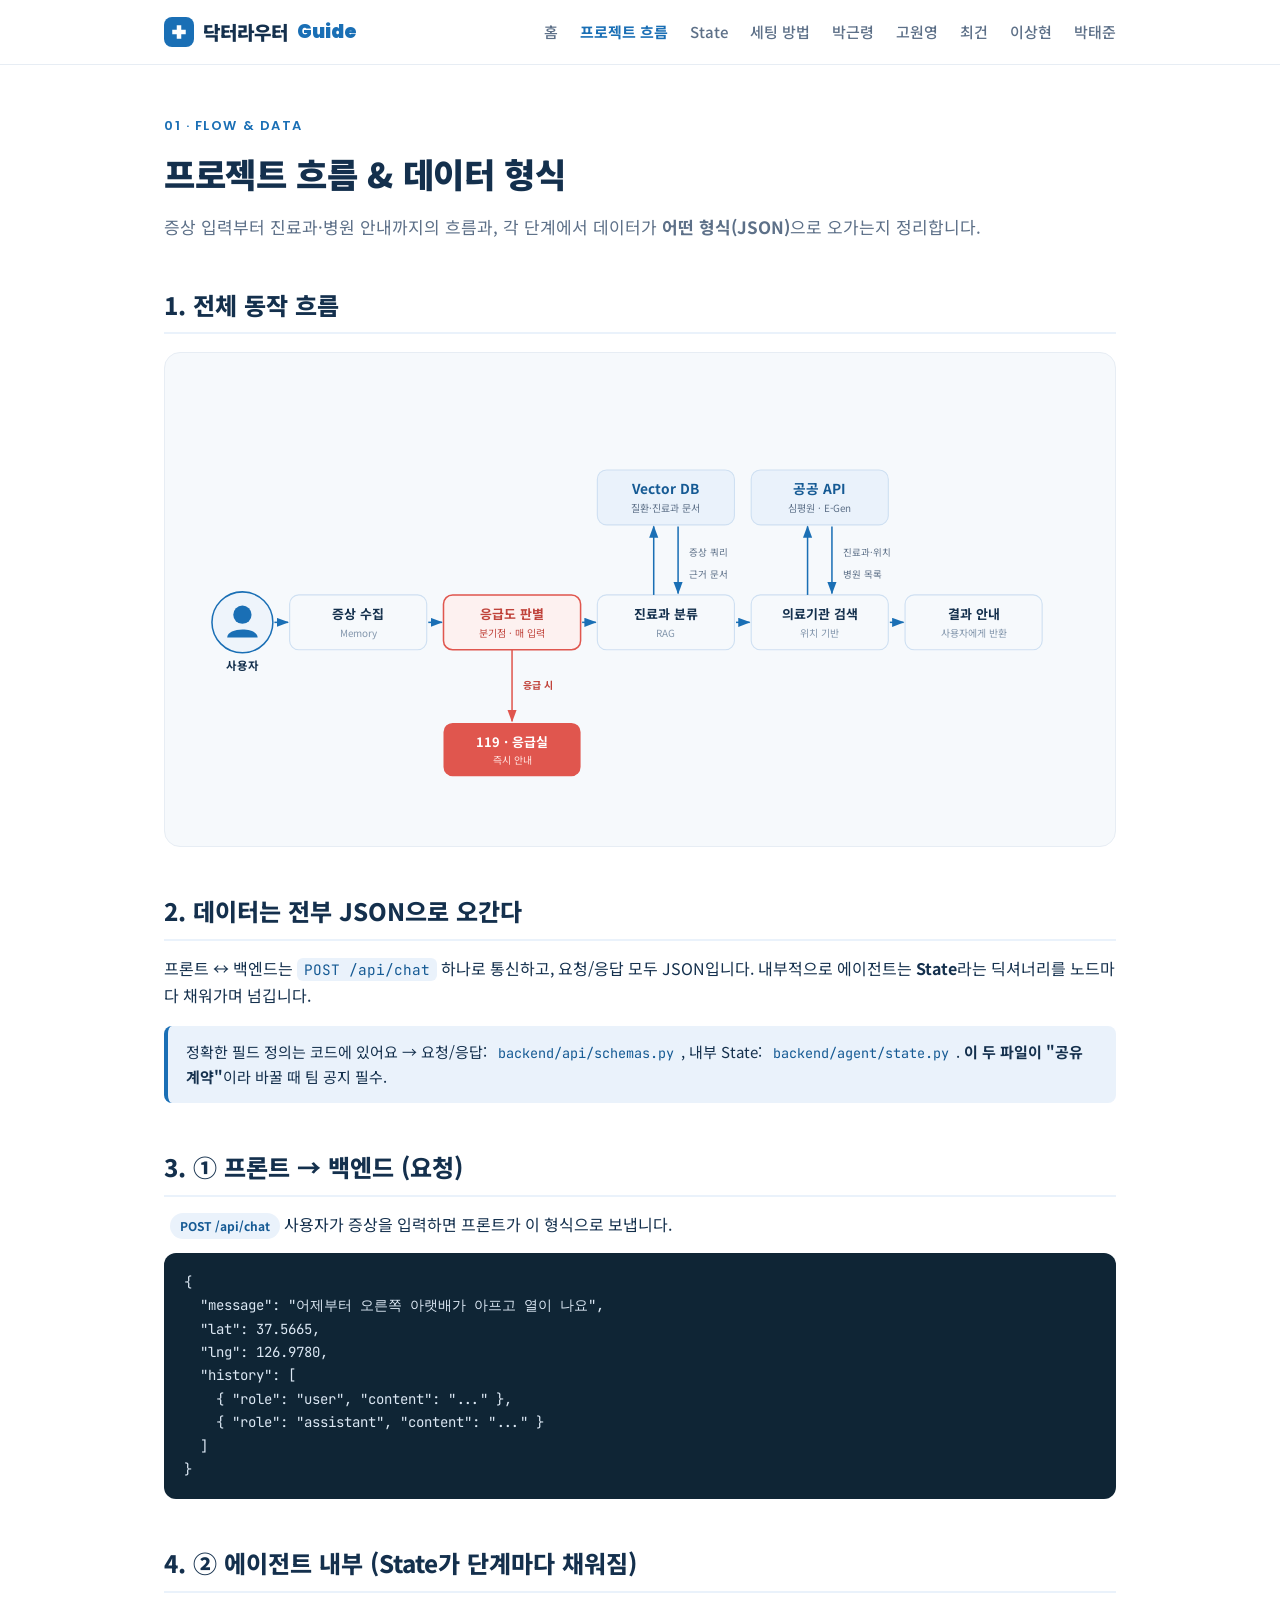
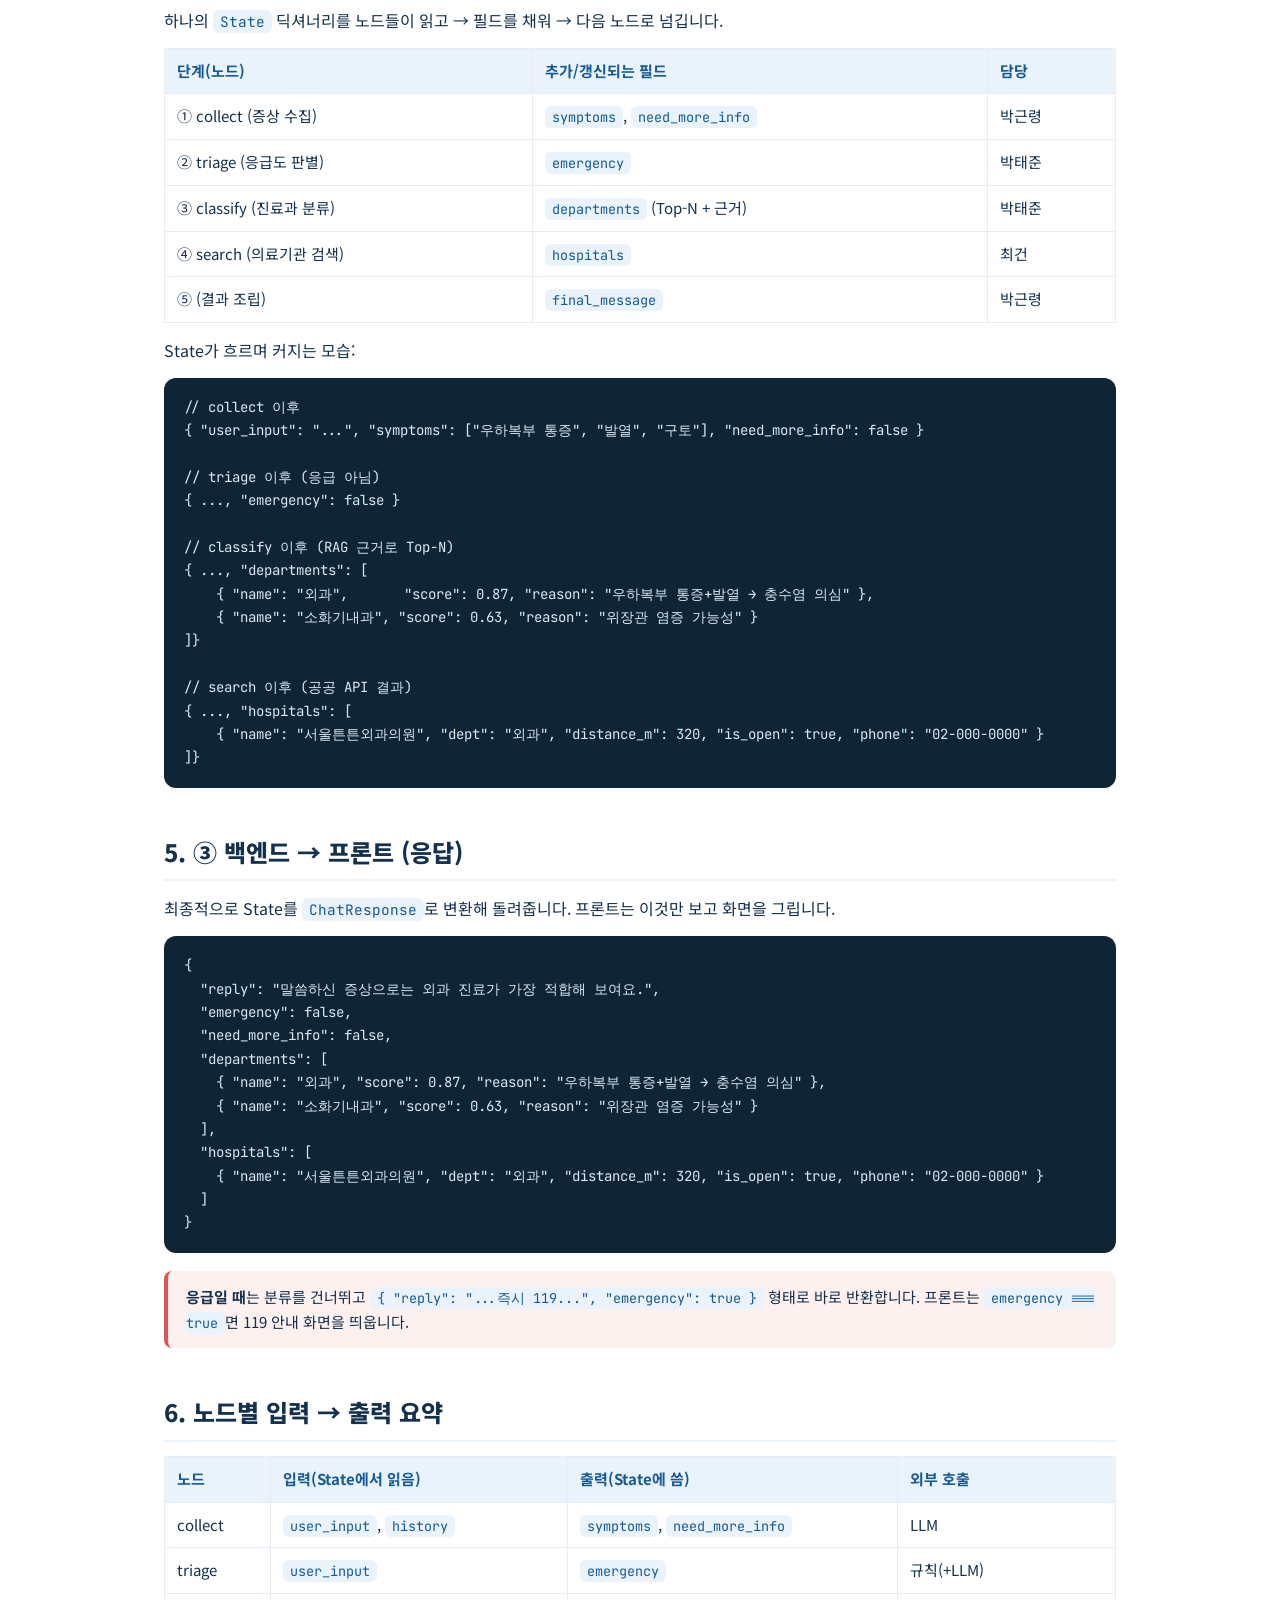
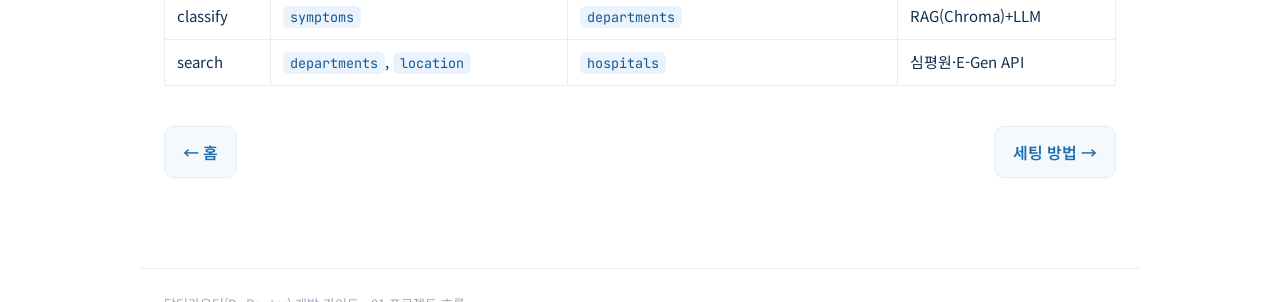
<file: guide/flow.html>
<!doctype html>
<html lang="ko">
<head>
<meta charset="utf-8">
<meta name="viewport" content="width=device-width, initial-scale=1">
<title>프로젝트 흐름 · 닥터라우터 가이드</title>
<link rel="stylesheet" href="https://fonts.googleapis.com/css2?family=Noto+Sans+KR:wght@400;500;700;900&family=Poppins:wght@600;700&family=JetBrains+Mono:wght@400;600&display=swap">
<link rel="stylesheet" href="assets/guide.css">
</head>
<body>
<header class="nav"><div class="nav-in">
  <span class="brand"><span class="mark"><svg width="18" height="18" viewBox="0 0 24 24"><path d="M9 3h6v6h6v6h-6v6H9v-6H3V9h6z" fill="#fff"/></svg></span>닥터라우터 <span class="en">Guide</span></span>
  <a class="item" href="index.html">홈</a>
  <a class="item active" href="flow.html">프로젝트 흐름</a>
  <a class="item" href="state.html">State</a>
  <a class="item" href="setup.html">세팅 방법</a>
  <a class="item" href="role-a.html">박근령</a>
  <a class="item" href="role-b.html">고원영</a>
  <a class="item" href="role-c.html">최건</a>
  <a class="item" href="role-d.html">이상현</a>
  <a class="item" href="role-e.html">박태준</a>
</div></header>

<main class="wrap">
  <p class="eyebrow">01 · Flow &amp; Data</p>
  <h1>프로젝트 흐름 &amp; 데이터 형식</h1>
  <p class="lead">증상 입력부터 진료과·병원 안내까지의 흐름과, 각 단계에서 데이터가 <b>어떤 형식(JSON)</b>으로 오가는지 정리합니다.</p>

  <h2>1. 전체 동작 흐름</h2>
  <div class="diagram">
    <svg viewBox="0 0 1200 600" xmlns="http://www.w3.org/2000/svg">
      <defs>
        <marker id="bh" markerWidth="10" markerHeight="8" refX="7.5" refY="3" orient="auto"><path d="M0,0 L8,3 L0,6 Z" fill="#1a6fb5"/></marker>
        <marker id="rh" markerWidth="10" markerHeight="8" refX="7.5" refY="3" orient="auto"><path d="M0,0 L8,3 L0,6 Z" fill="#e0564e"/></marker>
      </defs>
      <rect x="544" y="130" width="180" height="72" rx="12" fill="#eaf2fb" stroke="#cfe0f2" stroke-width="1.5"/>
      <text x="634" y="162" text-anchor="middle" font-size="18" font-weight="700" fill="#155a94">Vector DB</text>
      <text x="634" y="185" text-anchor="middle" font-size="13" fill="#5d7088">질환·진료과 문서</text>
      <rect x="746" y="130" width="180" height="72" rx="12" fill="#eaf2fb" stroke="#cfe0f2" stroke-width="1.5"/>
      <text x="836" y="162" text-anchor="middle" font-size="18" font-weight="700" fill="#155a94">공공 API</text>
      <text x="836" y="185" text-anchor="middle" font-size="13" fill="#5d7088">심평원 · E-Gen</text>
      <circle cx="78" cy="330" r="40" fill="#eef4fb" stroke="#1a6fb5" stroke-width="2"/>
      <circle cx="78" cy="320" r="12" fill="#1a6fb5"/><path d="M58 350 C58 336 98 336 98 350 Z" fill="#1a6fb5"/>
      <text x="78" y="392" text-anchor="middle" font-size="15" font-weight="700" fill="#14304d">사용자</text>
      <rect x="140" y="294" width="180" height="72" rx="12" fill="#f6f9fc" stroke="#cfe0f2" stroke-width="1.5"/>
      <text x="230" y="326" text-anchor="middle" font-size="17" font-weight="700" fill="#14304d">증상 수집</text>
      <text x="230" y="349" text-anchor="middle" font-size="13" fill="#8396ac">Memory</text>
      <rect x="342" y="294" width="180" height="72" rx="12" fill="#fdf1f0" stroke="#e0564e" stroke-width="2"/>
      <text x="432" y="326" text-anchor="middle" font-size="17" font-weight="700" fill="#c0433b">응급도 판별</text>
      <text x="432" y="349" text-anchor="middle" font-size="13" fill="#c0433b">분기점 · 매 입력</text>
      <rect x="544" y="294" width="180" height="72" rx="12" fill="#f6f9fc" stroke="#cfe0f2" stroke-width="1.5"/>
      <text x="634" y="326" text-anchor="middle" font-size="17" font-weight="700" fill="#14304d">진료과 분류</text>
      <text x="634" y="349" text-anchor="middle" font-size="13" fill="#8396ac">RAG</text>
      <rect x="746" y="294" width="180" height="72" rx="12" fill="#f6f9fc" stroke="#cfe0f2" stroke-width="1.5"/>
      <text x="836" y="326" text-anchor="middle" font-size="17" font-weight="700" fill="#14304d">의료기관 검색</text>
      <text x="836" y="349" text-anchor="middle" font-size="13" fill="#8396ac">위치 기반</text>
      <rect x="948" y="294" width="180" height="72" rx="12" fill="#f6f9fc" stroke="#cfe0f2" stroke-width="1.5"/>
      <text x="1038" y="326" text-anchor="middle" font-size="17" font-weight="700" fill="#14304d">결과 안내</text>
      <text x="1038" y="349" text-anchor="middle" font-size="13" fill="#8396ac">사용자에게 반환</text>
      <rect x="342" y="462" width="180" height="70" rx="12" fill="#e0564e"/>
      <text x="432" y="494" text-anchor="middle" font-size="17" font-weight="700" fill="#ffffff">119 · 응급실</text>
      <text x="432" y="516" text-anchor="middle" font-size="13" fill="#ffe3e0">즉시 안내</text>
      <line x1="120" y1="330" x2="138" y2="330" stroke="#1a6fb5" stroke-width="2" marker-end="url(#bh)"/>
      <line x1="322" y1="330" x2="340" y2="330" stroke="#1a6fb5" stroke-width="2" marker-end="url(#bh)"/>
      <line x1="524" y1="330" x2="542" y2="330" stroke="#1a6fb5" stroke-width="2" marker-end="url(#bh)"/>
      <line x1="726" y1="330" x2="744" y2="330" stroke="#1a6fb5" stroke-width="2" marker-end="url(#bh)"/>
      <line x1="928" y1="330" x2="946" y2="330" stroke="#1a6fb5" stroke-width="2" marker-end="url(#bh)"/>
      <line x1="618" y1="294" x2="618" y2="204" stroke="#1a6fb5" stroke-width="2" marker-end="url(#bh)"/>
      <line x1="650" y1="204" x2="650" y2="292" stroke="#1a6fb5" stroke-width="2" marker-end="url(#bh)"/>
      <text x="664" y="243" font-size="12.5" fill="#5d7088">증상 쿼리</text>
      <text x="664" y="272" font-size="12.5" fill="#5d7088">근거 문서</text>
      <line x1="820" y1="294" x2="820" y2="204" stroke="#1a6fb5" stroke-width="2" marker-end="url(#bh)"/>
      <line x1="852" y1="204" x2="852" y2="292" stroke="#1a6fb5" stroke-width="2" marker-end="url(#bh)"/>
      <text x="866" y="243" font-size="12.5" fill="#5d7088">진료과·위치</text>
      <text x="866" y="272" font-size="12.5" fill="#5d7088">병원 목록</text>
      <line x1="432" y1="366" x2="432" y2="460" stroke="#e0564e" stroke-width="2" marker-end="url(#rh)"/>
      <text x="446" y="418" font-size="13" font-weight="700" fill="#c0433b">응급 시</text>
    </svg>
  </div>

  <h2>2. 데이터는 전부 JSON으로 오간다</h2>
  <p>프론트 ↔ 백엔드는 <code>POST /api/chat</code> 하나로 통신하고, 요청/응답 모두 JSON입니다.
  내부적으로 에이전트는 <b>State</b>라는 딕셔너리를 노드마다 채워가며 넘깁니다.</p>
  <div class="callout">정확한 필드 정의는 코드에 있어요 → 요청/응답: <code>backend/api/schemas.py</code>, 내부 State: <code>backend/agent/state.py</code>. <b>이 두 파일이 "공유 계약"</b>이라 바꿀 때 팀 공지 필수.</div>

  <h2>3. ① 프론트 → 백엔드 (요청)</h2>
  <p><span class="badge">POST /api/chat</span> 사용자가 증상을 입력하면 프론트가 이 형식으로 보냅니다.</p>
<pre><code>{
  "message": "어제부터 오른쪽 아랫배가 아프고 열이 나요",
  "lat": 37.5665,
  "lng": 126.9780,
  "history": [
    { "role": "user", "content": "..." },
    { "role": "assistant", "content": "..." }
  ]
}</code></pre>

  <h2>4. ② 에이전트 내부 (State가 단계마다 채워짐)</h2>
  <p>하나의 <code>State</code> 딕셔너리를 노드들이 읽고 → 필드를 채워 → 다음 노드로 넘깁니다.</p>
  <table>
    <tr><th>단계(노드)</th><th>추가/갱신되는 필드</th><th>담당</th></tr>
    <tr><td>① collect (증상 수집)</td><td><code>symptoms</code>, <code>need_more_info</code></td><td>박근령</td></tr>
    <tr><td>② triage (응급도 판별)</td><td><code>emergency</code></td><td>박태준</td></tr>
    <tr><td>③ classify (진료과 분류)</td><td><code>departments</code> (Top-N + 근거)</td><td>박태준</td></tr>
    <tr><td>④ search (의료기관 검색)</td><td><code>hospitals</code></td><td>최건</td></tr>
    <tr><td>⑤ (결과 조립)</td><td><code>final_message</code></td><td>박근령</td></tr>
  </table>
  <p>State가 흐르며 커지는 모습:</p>
<pre><code>// collect 이후
{ "user_input": "...", "symptoms": ["우하복부 통증", "발열", "구토"], "need_more_info": false }

// triage 이후 (응급 아님)
{ ..., "emergency": false }

// classify 이후 (RAG 근거로 Top-N)
{ ..., "departments": [
    { "name": "외과",       "score": 0.87, "reason": "우하복부 통증+발열 → 충수염 의심" },
    { "name": "소화기내과", "score": 0.63, "reason": "위장관 염증 가능성" }
]}

// search 이후 (공공 API 결과)
{ ..., "hospitals": [
    { "name": "서울튼튼외과의원", "dept": "외과", "distance_m": 320, "is_open": true, "phone": "02-000-0000" }
]}</code></pre>

  <h2>5. ③ 백엔드 → 프론트 (응답)</h2>
  <p>최종적으로 State를 <code>ChatResponse</code>로 변환해 돌려줍니다. 프론트는 이것만 보고 화면을 그립니다.</p>
<pre><code>{
  "reply": "말씀하신 증상으로는 외과 진료가 가장 적합해 보여요.",
  "emergency": false,
  "need_more_info": false,
  "departments": [
    { "name": "외과", "score": 0.87, "reason": "우하복부 통증+발열 → 충수염 의심" },
    { "name": "소화기내과", "score": 0.63, "reason": "위장관 염증 가능성" }
  ],
  "hospitals": [
    { "name": "서울튼튼외과의원", "dept": "외과", "distance_m": 320, "is_open": true, "phone": "02-000-0000" }
  ]
}</code></pre>
  <div class="callout warn"><b>응급일 때</b>는 분류를 건너뛰고 <code>{ "reply": "...즉시 119...", "emergency": true }</code> 형태로 바로 반환합니다. 프론트는 <code>emergency === true</code>면 119 안내 화면을 띄웁니다.</div>

  <h2>6. 노드별 입력 → 출력 요약</h2>
  <table>
    <tr><th>노드</th><th>입력(State에서 읽음)</th><th>출력(State에 씀)</th><th>외부 호출</th></tr>
    <tr><td>collect</td><td><code>user_input</code>, <code>history</code></td><td><code>symptoms</code>, <code>need_more_info</code></td><td>LLM</td></tr>
    <tr><td>triage</td><td><code>user_input</code></td><td><code>emergency</code></td><td>규칙(+LLM)</td></tr>
    <tr><td>classify</td><td><code>symptoms</code></td><td><code>departments</code></td><td>RAG(Chroma)+LLM</td></tr>
    <tr><td>search</td><td><code>departments</code>, <code>location</code></td><td><code>hospitals</code></td><td>심평원·E-Gen API</td></tr>
  </table>

  <div class="pager">
    <a href="index.html">← 홈</a>
    <a href="setup.html">세팅 방법 →</a>
  </div>
</main>
<div class="footer">닥터라우터(Dr.Router) 개발 가이드 · 01 프로젝트 흐름</div>
</body>
</html>
</file>
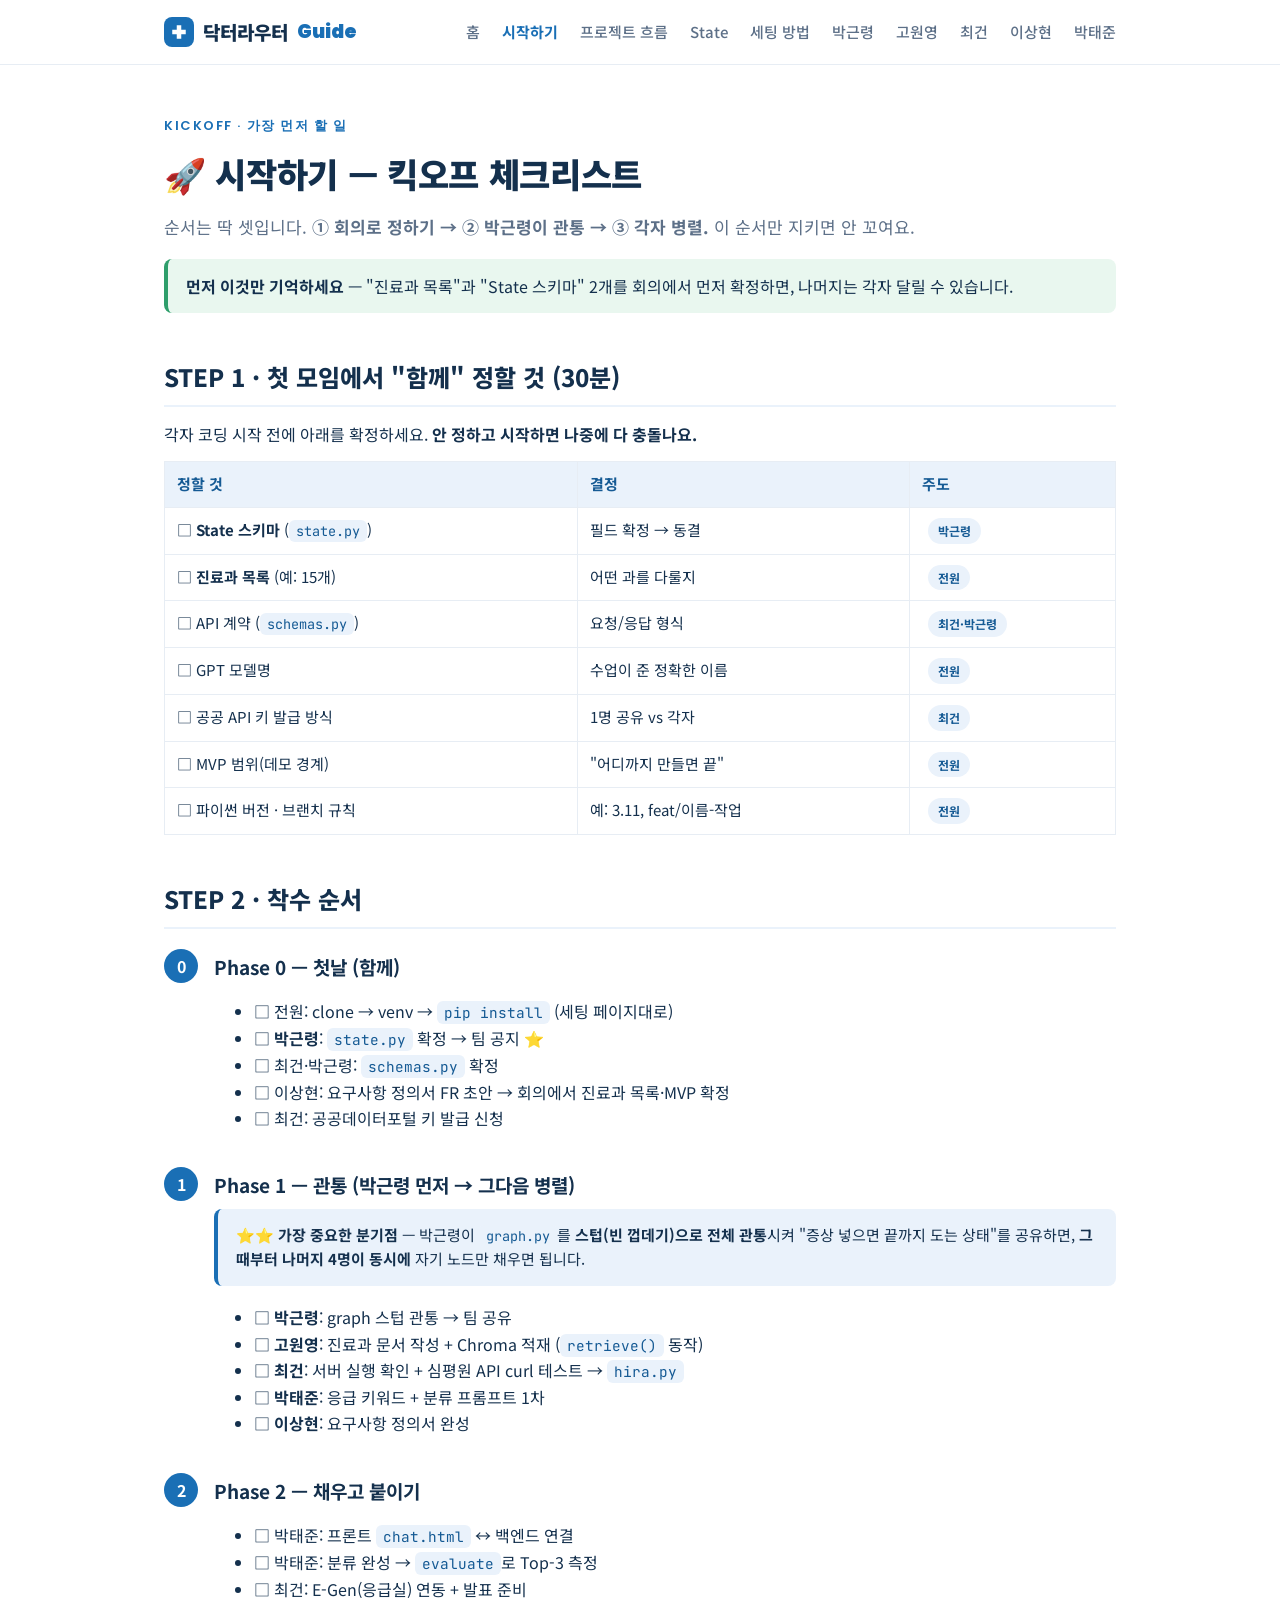
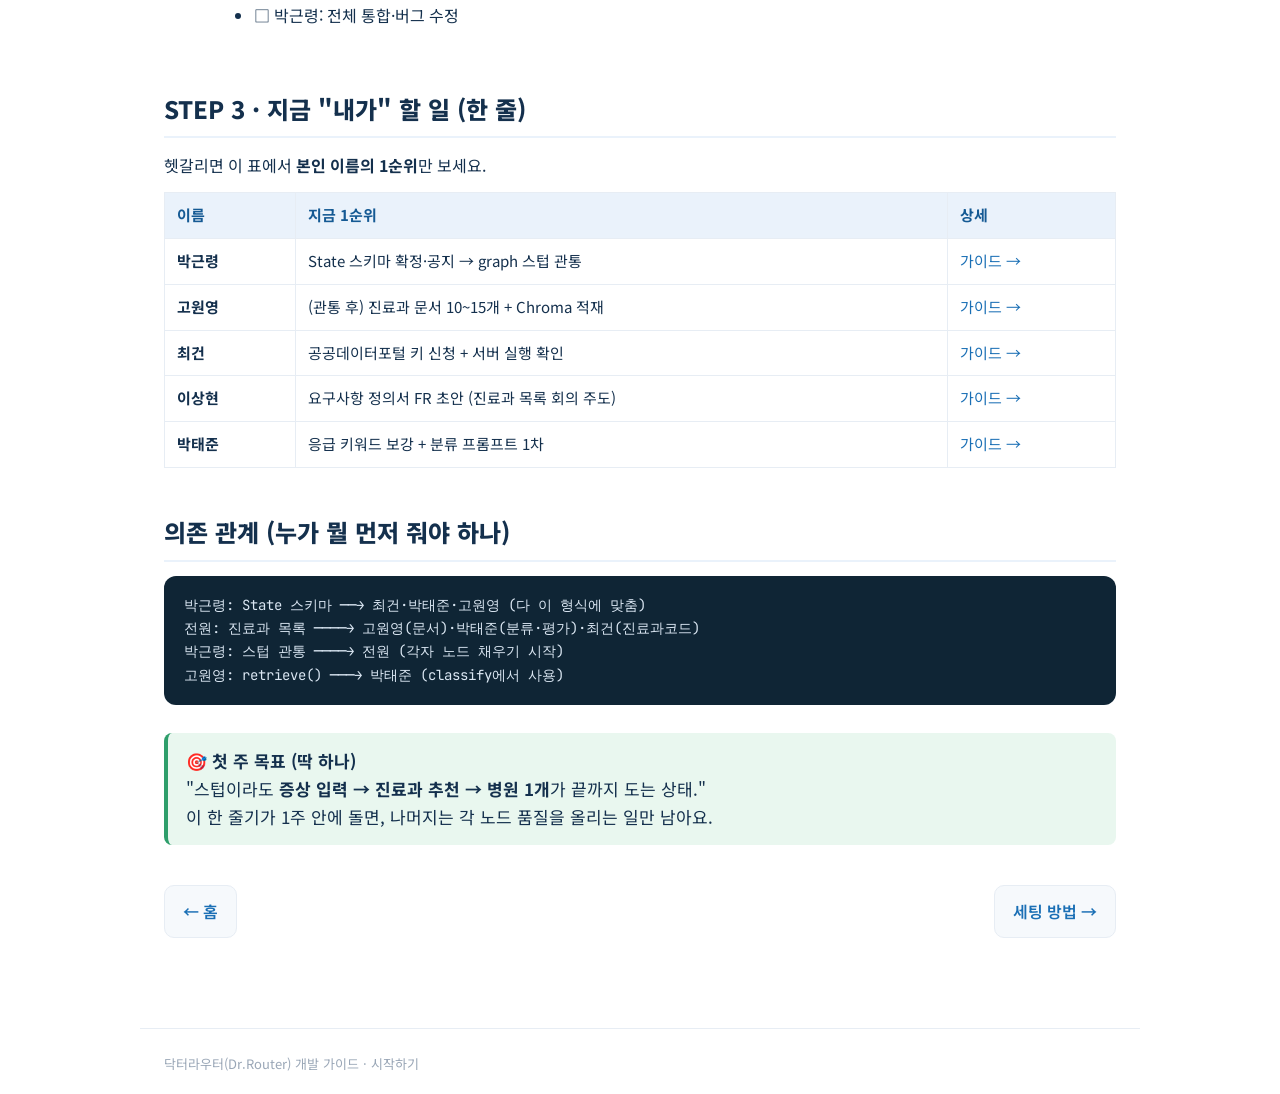
<file: guide/kickoff.html>
<!doctype html>
<html lang="ko">
<head>
<meta charset="utf-8">
<meta name="viewport" content="width=device-width, initial-scale=1">
<title>시작하기 · 닥터라우터 가이드</title>
<link rel="stylesheet" href="https://fonts.googleapis.com/css2?family=Noto+Sans+KR:wght@400;500;700;900&family=Poppins:wght@600;700&family=JetBrains+Mono:wght@400;600&display=swap">
<link rel="stylesheet" href="assets/guide.css">
</head>
<body>
<header class="nav"><div class="nav-in">
  <span class="brand"><span class="mark"><svg width="18" height="18" viewBox="0 0 24 24"><path d="M9 3h6v6h6v6h-6v6H9v-6H3V9h6z" fill="#fff"/></svg></span>닥터라우터 <span class="en">Guide</span></span>
  <a class="item" href="index.html">홈</a>
  <a class="item active" href="kickoff.html">시작하기</a>
  <a class="item" href="flow.html">프로젝트 흐름</a>
  <a class="item" href="state.html">State</a>
  <a class="item" href="setup.html">세팅 방법</a>
  <a class="item" href="role-a.html">박근령</a>
  <a class="item" href="role-b.html">고원영</a>
  <a class="item" href="role-c.html">최건</a>
  <a class="item" href="role-d.html">이상현</a>
  <a class="item" href="role-e.html">박태준</a>
</div></header>

<main class="wrap">
  <p class="eyebrow">Kickoff · 가장 먼저 할 일</p>
  <h1>🚀 시작하기 — 킥오프 체크리스트</h1>
  <p class="lead">순서는 딱 셋입니다. <b>① 회의로 정하기 → ② 박근령이 관통 → ③ 각자 병렬.</b> 이 순서만 지키면 안 꼬여요.</p>

  <div class="callout ok" style="font-size:16px"><b>먼저 이것만 기억하세요</b> — "진료과 목록"과 "State 스키마" 2개를 회의에서 먼저 확정하면, 나머지는 각자 달릴 수 있습니다.</div>

  <h2>STEP 1 · 첫 모임에서 "함께" 정할 것 (30분)</h2>
  <p>각자 코딩 시작 전에 아래를 확정하세요. <b>안 정하고 시작하면 나중에 다 충돌나요.</b></p>
  <table>
    <tr><th>정할 것</th><th>결정</th><th>주도</th></tr>
    <tr><td>□ <b>State 스키마</b> (<code>state.py</code>)</td><td>필드 확정 → 동결</td><td><span class="badge">박근령</span></td></tr>
    <tr><td>□ <b>진료과 목록</b> (예: 15개)</td><td>어떤 과를 다룰지</td><td><span class="badge">전원</span></td></tr>
    <tr><td>□ API 계약 (<code>schemas.py</code>)</td><td>요청/응답 형식</td><td><span class="badge">최건·박근령</span></td></tr>
    <tr><td>□ GPT 모델명</td><td>수업이 준 정확한 이름</td><td><span class="badge">전원</span></td></tr>
    <tr><td>□ 공공 API 키 발급 방식</td><td>1명 공유 vs 각자</td><td><span class="badge">최건</span></td></tr>
    <tr><td>□ MVP 범위(데모 경계)</td><td>"어디까지 만들면 끝"</td><td><span class="badge">전원</span></td></tr>
    <tr><td>□ 파이썬 버전 · 브랜치 규칙</td><td>예: 3.11, feat/이름-작업</td><td><span class="badge">전원</span></td></tr>
  </table>

  <h2>STEP 2 · 착수 순서</h2>

  <div class="step"><div class="n">0</div><div class="b">
    <h3>Phase 0 — 첫날 (함께)</h3>
    <ul>
      <li>□ 전원: clone → venv → <code>pip install</code> (세팅 페이지대로)</li>
      <li>□ <b>박근령</b>: <code>state.py</code> 확정 → 팀 공지 ⭐</li>
      <li>□ 최건·박근령: <code>schemas.py</code> 확정</li>
      <li>□ 이상현: 요구사항 정의서 FR 초안 → 회의에서 진료과 목록·MVP 확정</li>
      <li>□ 최건: 공공데이터포털 키 발급 신청</li>
    </ul>
  </div></div>

  <div class="step"><div class="n">1</div><div class="b">
    <h3>Phase 1 — 관통 (박근령 먼저 → 그다음 병렬)</h3>
    <div class="callout" style="margin-top:0"><b>⭐⭐ 가장 중요한 분기점</b> — 박근령이 <code>graph.py</code>를 <b>스텁(빈 껍데기)으로 전체 관통</b>시켜 "증상 넣으면 끝까지 도는 상태"를 공유하면, <b>그때부터 나머지 4명이 동시에</b> 자기 노드만 채우면 됩니다.</div>
    <ul>
      <li>□ <b>박근령</b>: graph 스텁 관통 → 팀 공유</li>
      <li>□ <b>고원영</b>: 진료과 문서 작성 + Chroma 적재 (<code>retrieve()</code> 동작)</li>
      <li>□ <b>최건</b>: 서버 실행 확인 + 심평원 API curl 테스트 → <code>hira.py</code></li>
      <li>□ <b>박태준</b>: 응급 키워드 + 분류 프롬프트 1차</li>
      <li>□ <b>이상현</b>: 요구사항 정의서 완성</li>
    </ul>
  </div></div>

  <div class="step"><div class="n">2</div><div class="b">
    <h3>Phase 2 — 채우고 붙이기</h3>
    <ul>
      <li>□ 박태준: 프론트 <code>chat.html</code> ↔ 백엔드 연결</li>
      <li>□ 박태준: 분류 완성 → <code>evaluate</code>로 Top-3 측정</li>
      <li>□ 최건: E-Gen(응급실) 연동 + 발표 준비</li>
      <li>□ 박근령: 전체 통합·버그 수정</li>
    </ul>
  </div></div>

  <h2>STEP 3 · 지금 "내가" 할 일 (한 줄)</h2>
  <p>헷갈리면 이 표에서 <b>본인 이름의 1순위</b>만 보세요.</p>
  <table>
    <tr><th>이름</th><th>지금 1순위</th><th>상세</th></tr>
    <tr><td><b>박근령</b></td><td>State 스키마 확정·공지 → graph 스텁 관통</td><td><a href="role-a.html">가이드 →</a></td></tr>
    <tr><td><b>고원영</b></td><td>(관통 후) 진료과 문서 10~15개 + Chroma 적재</td><td><a href="role-b.html">가이드 →</a></td></tr>
    <tr><td><b>최건</b></td><td>공공데이터포털 키 신청 + 서버 실행 확인</td><td><a href="role-c.html">가이드 →</a></td></tr>
    <tr><td><b>이상현</b></td><td>요구사항 정의서 FR 초안 (진료과 목록 회의 주도)</td><td><a href="role-d.html">가이드 →</a></td></tr>
    <tr><td><b>박태준</b></td><td>응급 키워드 보강 + 분류 프롬프트 1차</td><td><a href="role-e.html">가이드 →</a></td></tr>
  </table>

  <h2>의존 관계 (누가 뭘 먼저 줘야 하나)</h2>
<pre><code>박근령: State 스키마 ──→ 최건·박태준·고원영 (다 이 형식에 맞춤)
전원: 진료과 목록 ────→ 고원영(문서)·박태준(분류·평가)·최건(진료과코드)
박근령: 스텁 관통 ────→ 전원 (각자 노드 채우기 시작)
고원영: retrieve() ───→ 박태준 (classify에서 사용)</code></pre>

  <div class="callout ok" style="font-size:17px;margin-top:28px">
    <b>🎯 첫 주 목표 (딱 하나)</b><br>
    "스텁이라도 <b>증상 입력 → 진료과 추천 → 병원 1개</b>가 끝까지 도는 상태."<br>
    이 한 줄기가 1주 안에 돌면, 나머지는 각 노드 품질을 올리는 일만 남아요.
  </div>

  <div class="pager"><a href="index.html">← 홈</a><a href="setup.html">세팅 방법 →</a></div>
</main>
<div class="footer">닥터라우터(Dr.Router) 개발 가이드 · 시작하기</div>
</body>
</html>
</file>
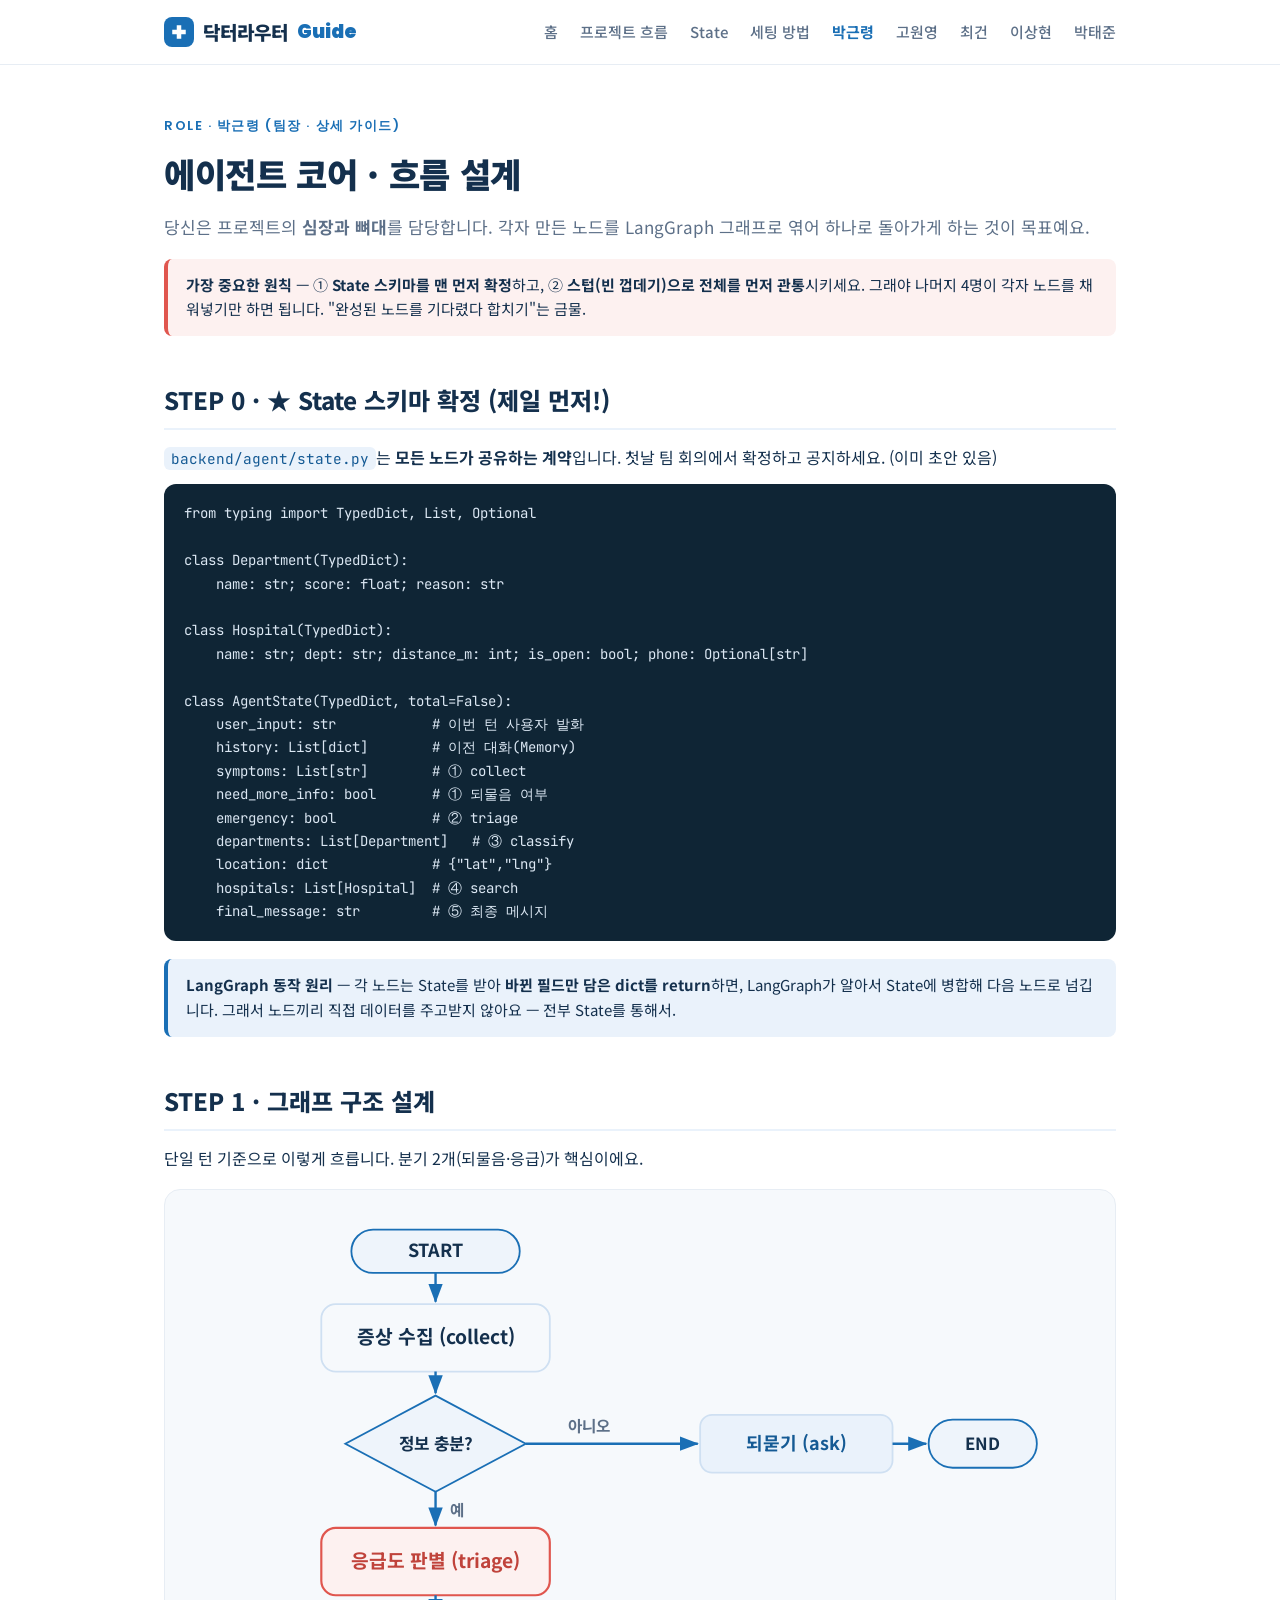
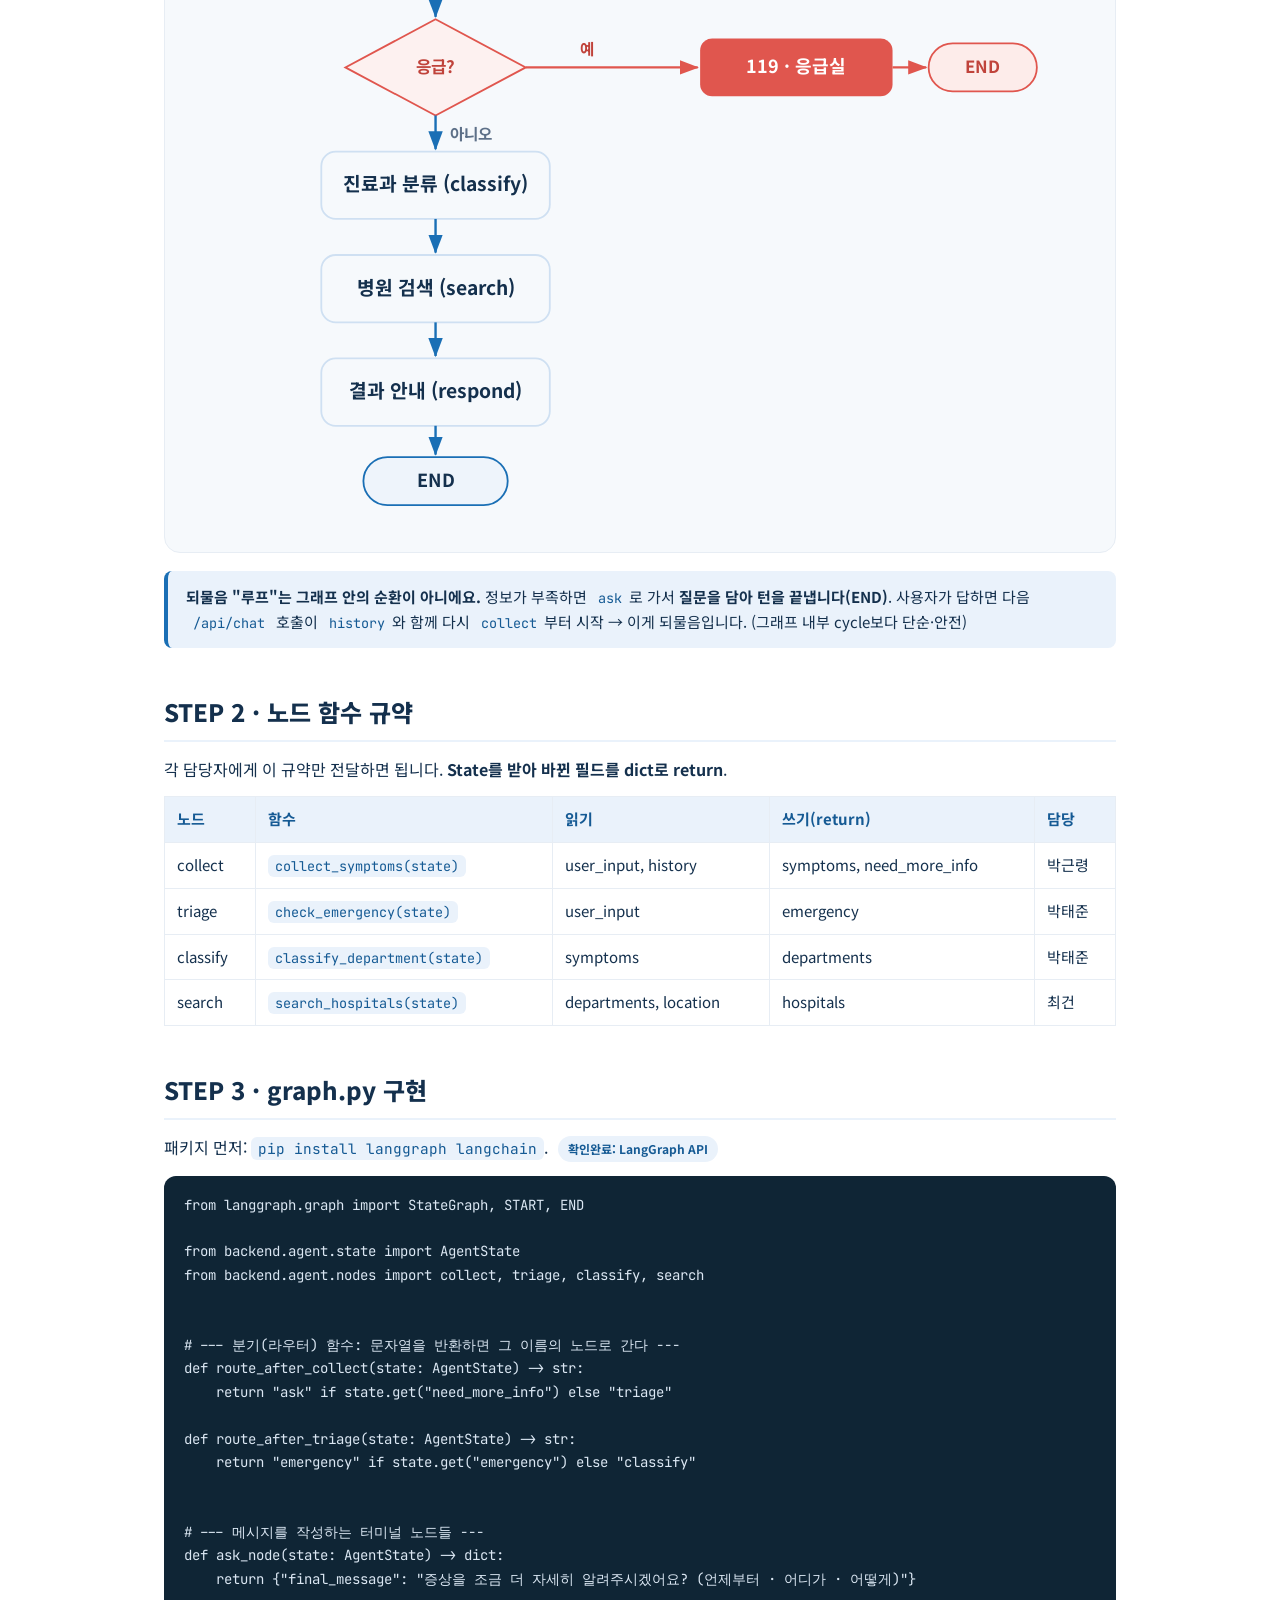
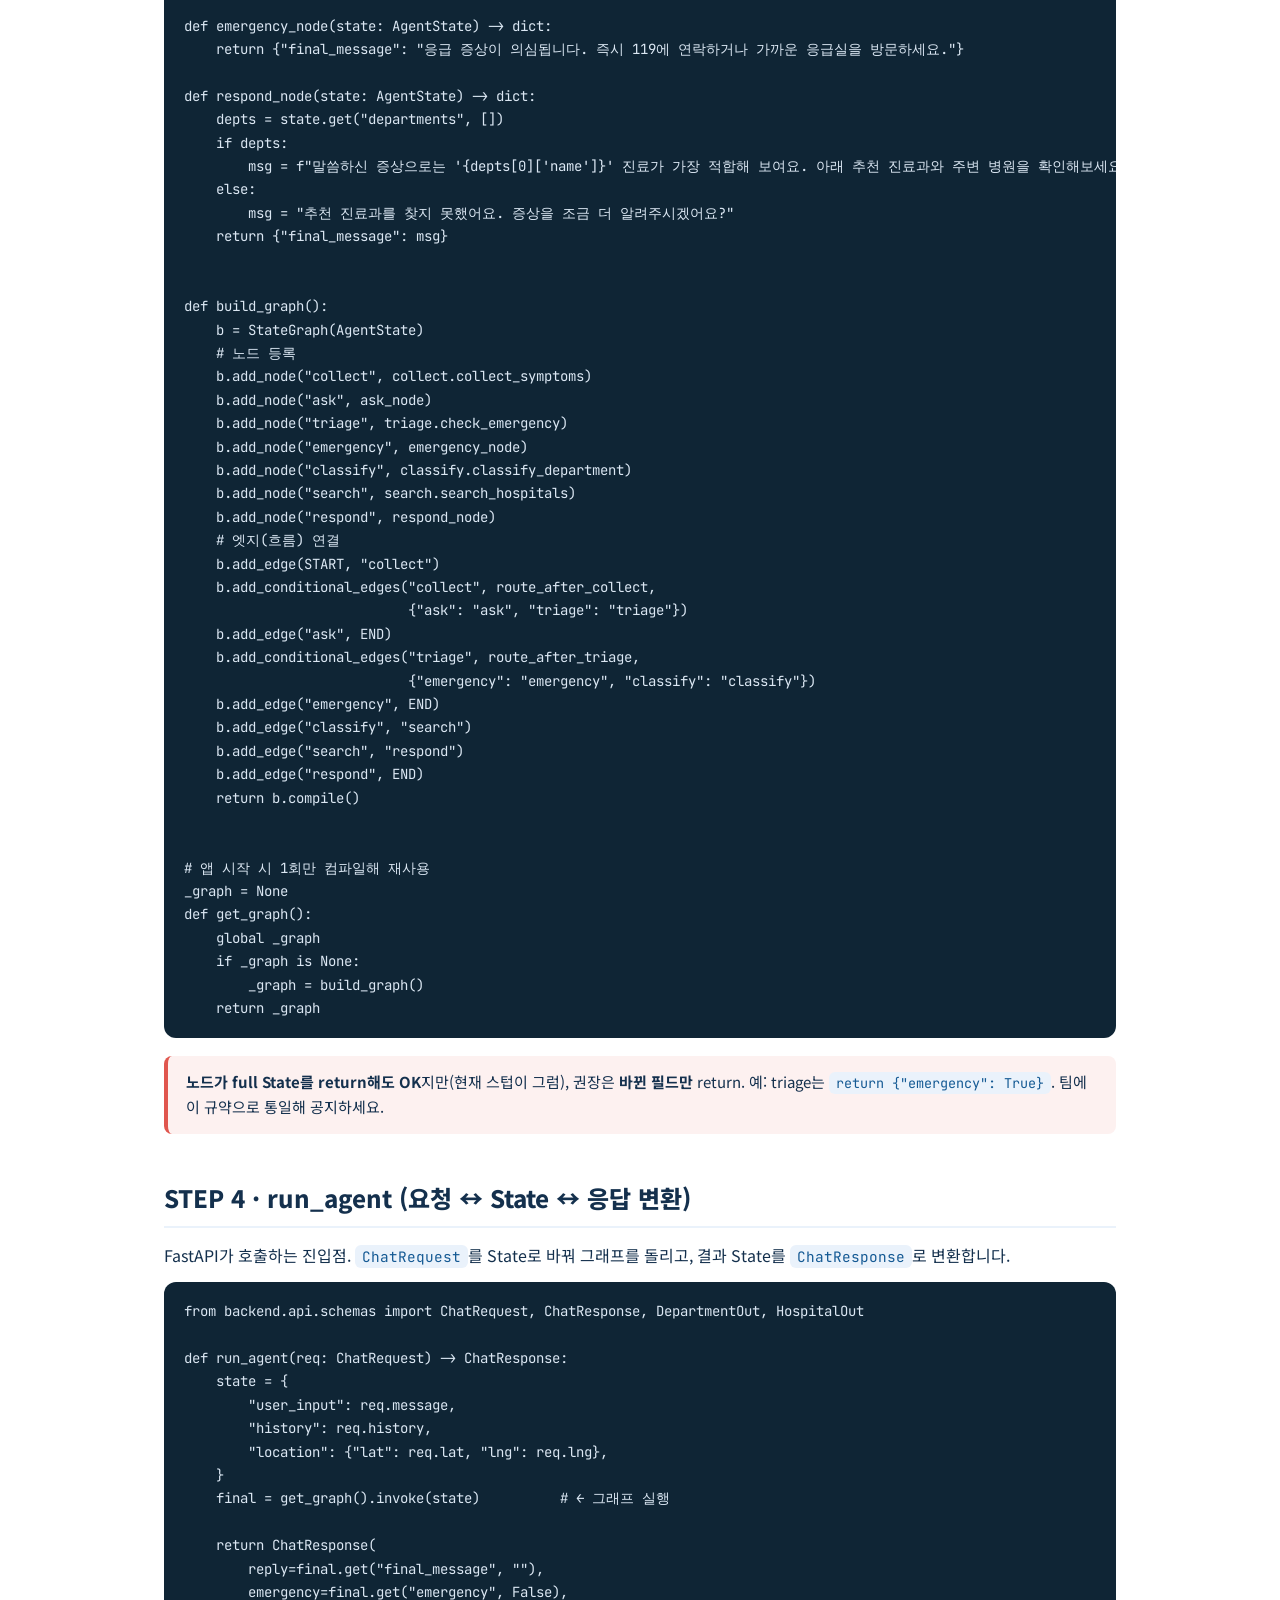
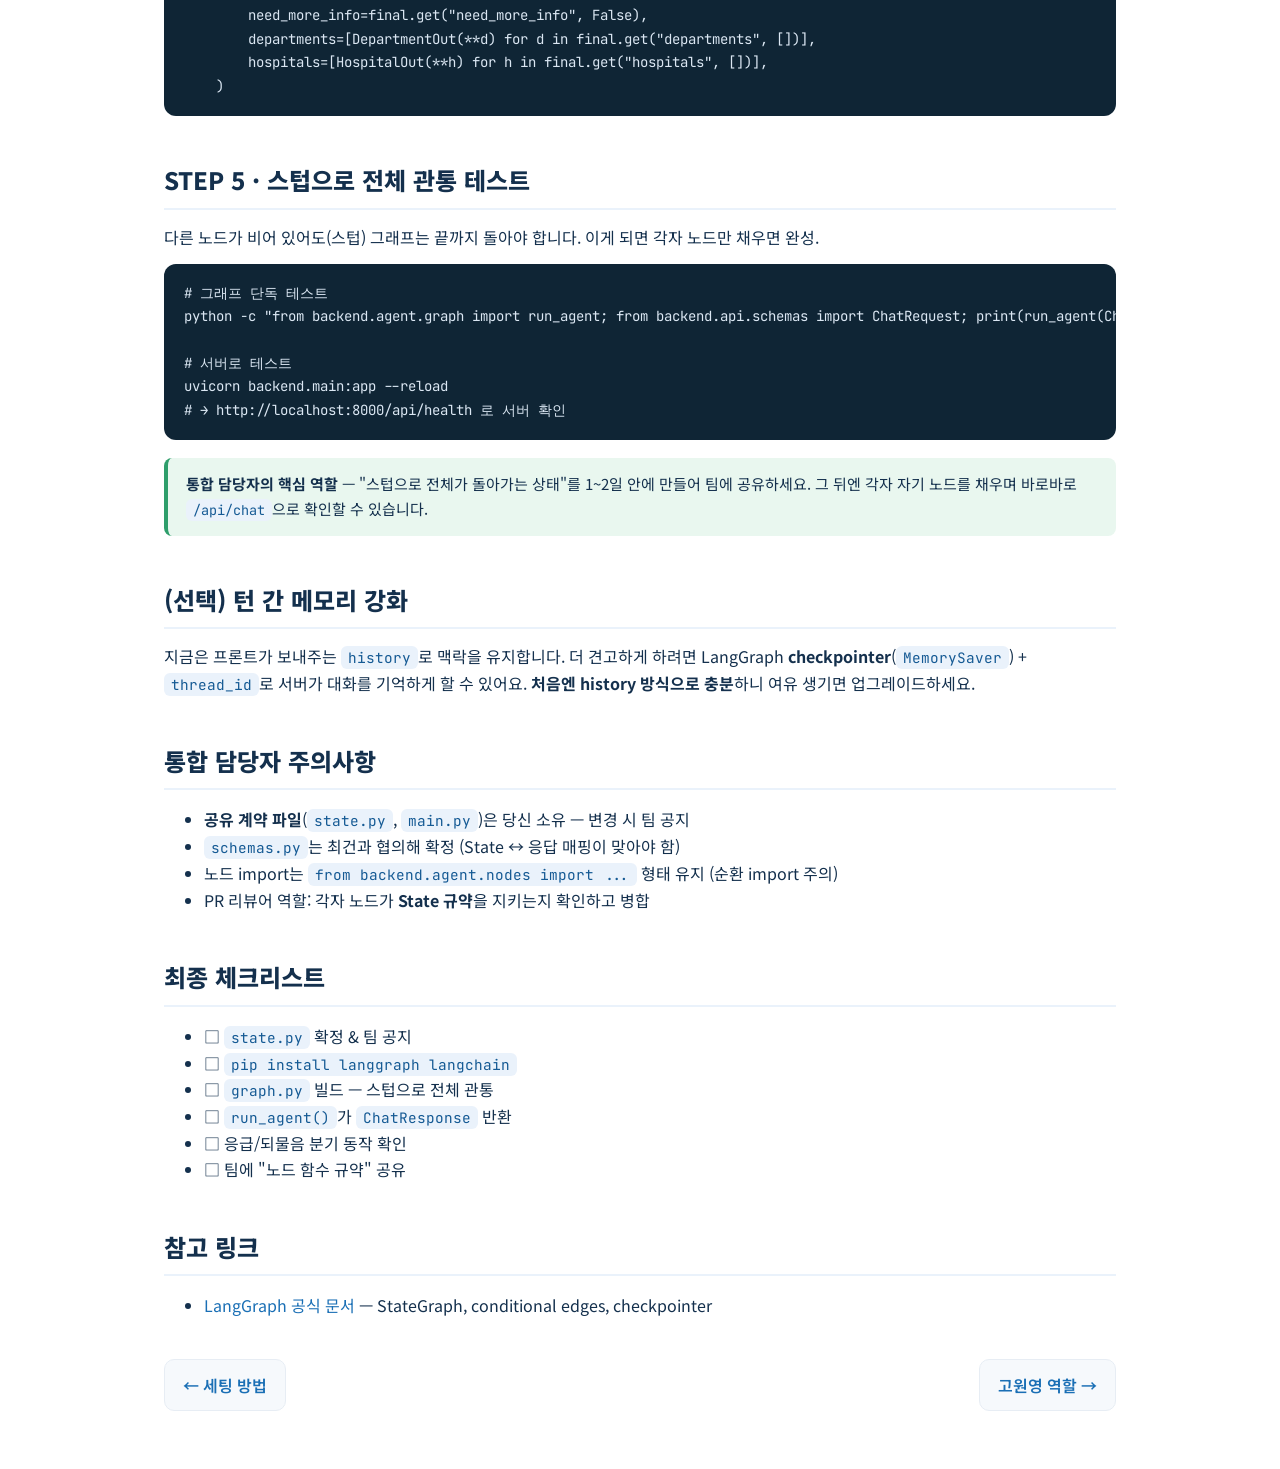
<file: guide/role-a.html>
<!doctype html>
<html lang="ko">
<head>
<meta charset="utf-8">
<meta name="viewport" content="width=device-width, initial-scale=1">
<title>박근령 역할 (상세) · 닥터라우터 가이드</title>
<link rel="stylesheet" href="https://fonts.googleapis.com/css2?family=Noto+Sans+KR:wght@400;500;700;900&family=Poppins:wght@600;700&family=JetBrains+Mono:wght@400;600&display=swap">
<link rel="stylesheet" href="assets/guide.css">
</head>
<body>
<header class="nav"><div class="nav-in">
  <span class="brand"><span class="mark"><svg width="18" height="18" viewBox="0 0 24 24"><path d="M9 3h6v6h6v6h-6v6H9v-6H3V9h6z" fill="#fff"/></svg></span>닥터라우터 <span class="en">Guide</span></span>
  <a class="item" href="index.html">홈</a>
  <a class="item" href="flow.html">프로젝트 흐름</a>
  <a class="item" href="state.html">State</a>
  <a class="item" href="setup.html">세팅 방법</a>
  <a class="item active" href="role-a.html">박근령</a>
  <a class="item" href="role-b.html">고원영</a>
  <a class="item" href="role-c.html">최건</a>
  <a class="item" href="role-d.html">이상현</a>
  <a class="item" href="role-e.html">박태준</a>
</div></header>

<main class="wrap">
  <p class="eyebrow">Role · 박근령 (팀장 · 상세 가이드)</p>
  <h1>에이전트 코어 · 흐름 설계</h1>
  <p class="lead">당신은 프로젝트의 <b>심장과 뼈대</b>를 담당합니다. 각자 만든 노드를 LangGraph 그래프로 엮어 하나로 돌아가게 하는 것이 목표예요.</p>

  <div class="callout warn"><b>가장 중요한 원칙</b> — ① <b>State 스키마를 맨 먼저 확정</b>하고, ② <b>스텁(빈 껍데기)으로 전체를 먼저 관통</b>시키세요. 그래야 나머지 4명이 각자 노드를 채워넣기만 하면 됩니다. "완성된 노드를 기다렸다 합치기"는 금물.</div>

  <h2>STEP 0 · ★ State 스키마 확정 (제일 먼저!)</h2>
  <p><code>backend/agent/state.py</code>는 <b>모든 노드가 공유하는 계약</b>입니다. 첫날 팀 회의에서 확정하고 공지하세요. (이미 초안 있음)</p>
<pre><code>from typing import TypedDict, List, Optional

class Department(TypedDict):
    name: str; score: float; reason: str

class Hospital(TypedDict):
    name: str; dept: str; distance_m: int; is_open: bool; phone: Optional[str]

class AgentState(TypedDict, total=False):
    user_input: str            # 이번 턴 사용자 발화
    history: List[dict]        # 이전 대화(Memory)
    symptoms: List[str]        # ① collect
    need_more_info: bool       # ① 되물음 여부
    emergency: bool            # ② triage
    departments: List[Department]   # ③ classify
    location: dict             # {"lat","lng"}
    hospitals: List[Hospital]  # ④ search
    final_message: str         # ⑤ 최종 메시지</code></pre>
  <div class="callout"><b>LangGraph 동작 원리</b> — 각 노드는 State를 받아 <b>바뀐 필드만 담은 dict를 return</b>하면, LangGraph가 알아서 State에 병합해 다음 노드로 넘깁니다. 그래서 노드끼리 직접 데이터를 주고받지 않아요 — 전부 State를 통해서.</div>

  <h2>STEP 1 · 그래프 구조 설계</h2>
  <p>단일 턴 기준으로 이렇게 흐릅니다. 분기 2개(되물음·응급)가 핵심이에요.</p>
  <div class="diagram">
    <svg viewBox="0 0 760 770" xmlns="http://www.w3.org/2000/svg">
      <defs>
        <marker id="bh" markerWidth="10" markerHeight="8" refX="7.5" refY="3" orient="auto"><path d="M0,0 L8,3 L0,6 Z" fill="#1a6fb5"/></marker>
        <marker id="rh" markerWidth="10" markerHeight="8" refX="7.5" refY="3" orient="auto"><path d="M0,0 L8,3 L0,6 Z" fill="#e0564e"/></marker>
      </defs>
      <!-- 메인 스파인 -->
      <rect x="140" y="18" width="140" height="36" rx="18" fill="#eef4fb" stroke="#1a6fb5" stroke-width="1.5"/>
      <text x="210" y="41" text-anchor="middle" font-size="15" font-weight="700" fill="#14304d">START</text>
      <rect x="115" y="80" width="190" height="56" rx="12" fill="#f6f9fc" stroke="#cfe0f2" stroke-width="1.5"/>
      <text x="210" y="113" text-anchor="middle" font-size="16" font-weight="700" fill="#14304d">증상 수집 (collect)</text>
      <polygon points="210,156 285,196 210,236 135,196" fill="#eef4fb" stroke="#1a6fb5" stroke-width="1.5"/>
      <text x="210" y="201" text-anchor="middle" font-size="14" font-weight="700" fill="#14304d">정보 충분?</text>
      <rect x="115" y="266" width="190" height="56" rx="12" fill="#fdf1f0" stroke="#e0564e" stroke-width="1.8"/>
      <text x="210" y="299" text-anchor="middle" font-size="16" font-weight="700" fill="#c0433b">응급도 판별 (triage)</text>
      <polygon points="210,342 285,382 210,422 135,382" fill="#fdf1f0" stroke="#e0564e" stroke-width="1.5"/>
      <text x="210" y="387" text-anchor="middle" font-size="14" font-weight="700" fill="#c0433b">응급?</text>
      <rect x="115" y="452" width="190" height="56" rx="12" fill="#f6f9fc" stroke="#cfe0f2" stroke-width="1.5"/>
      <text x="210" y="485" text-anchor="middle" font-size="16" font-weight="700" fill="#14304d">진료과 분류 (classify)</text>
      <rect x="115" y="538" width="190" height="56" rx="12" fill="#f6f9fc" stroke="#cfe0f2" stroke-width="1.5"/>
      <text x="210" y="571" text-anchor="middle" font-size="16" font-weight="700" fill="#14304d">병원 검색 (search)</text>
      <rect x="115" y="624" width="190" height="56" rx="12" fill="#f6f9fc" stroke="#cfe0f2" stroke-width="1.5"/>
      <text x="210" y="657" text-anchor="middle" font-size="16" font-weight="700" fill="#14304d">결과 안내 (respond)</text>
      <rect x="150" y="706" width="120" height="40" rx="20" fill="#eef4fb" stroke="#1a6fb5" stroke-width="1.5"/>
      <text x="210" y="731" text-anchor="middle" font-size="15" font-weight="700" fill="#14304d">END</text>
      <!-- 우측 분기 -->
      <rect x="430" y="172" width="160" height="48" rx="10" fill="#eaf2fb" stroke="#cfe0f2" stroke-width="1.5"/>
      <text x="510" y="201" text-anchor="middle" font-size="15" font-weight="700" fill="#155a94">되묻기 (ask)</text>
      <rect x="620" y="176" width="90" height="40" rx="20" fill="#eef4fb" stroke="#1a6fb5" stroke-width="1.5"/>
      <text x="665" y="201" text-anchor="middle" font-size="14" font-weight="700" fill="#14304d">END</text>
      <rect x="430" y="358" width="160" height="48" rx="10" fill="#e0564e"/>
      <text x="510" y="387" text-anchor="middle" font-size="15" font-weight="700" fill="#ffffff">119 · 응급실</text>
      <rect x="620" y="362" width="90" height="40" rx="20" fill="#fdecea" stroke="#e0564e" stroke-width="1.5"/>
      <text x="665" y="387" text-anchor="middle" font-size="14" font-weight="700" fill="#c0433b">END</text>
      <!-- 엣지 -->
      <line x1="210" y1="54" x2="210" y2="78" stroke="#1a6fb5" stroke-width="2" marker-end="url(#bh)"/>
      <line x1="210" y1="136" x2="210" y2="154" stroke="#1a6fb5" stroke-width="2" marker-end="url(#bh)"/>
      <line x1="285" y1="196" x2="428" y2="196" stroke="#1a6fb5" stroke-width="2" marker-end="url(#bh)"/>
      <text x="320" y="186" font-size="13" font-weight="700" fill="#5d7088">아니오</text>
      <line x1="590" y1="196" x2="618" y2="196" stroke="#1a6fb5" stroke-width="2" marker-end="url(#bh)"/>
      <line x1="210" y1="236" x2="210" y2="264" stroke="#1a6fb5" stroke-width="2" marker-end="url(#bh)"/>
      <text x="222" y="256" font-size="13" font-weight="700" fill="#5d7088">예</text>
      <line x1="210" y1="322" x2="210" y2="340" stroke="#1a6fb5" stroke-width="2" marker-end="url(#bh)"/>
      <line x1="285" y1="382" x2="428" y2="382" stroke="#e0564e" stroke-width="2" marker-end="url(#rh)"/>
      <text x="330" y="372" font-size="13" font-weight="700" fill="#c0433b">예</text>
      <line x1="590" y1="382" x2="618" y2="382" stroke="#e0564e" stroke-width="2" marker-end="url(#rh)"/>
      <line x1="210" y1="422" x2="210" y2="450" stroke="#1a6fb5" stroke-width="2" marker-end="url(#bh)"/>
      <text x="222" y="442" font-size="13" font-weight="700" fill="#5d7088">아니오</text>
      <line x1="210" y1="508" x2="210" y2="536" stroke="#1a6fb5" stroke-width="2" marker-end="url(#bh)"/>
      <line x1="210" y1="594" x2="210" y2="622" stroke="#1a6fb5" stroke-width="2" marker-end="url(#bh)"/>
      <line x1="210" y1="680" x2="210" y2="704" stroke="#1a6fb5" stroke-width="2" marker-end="url(#bh)"/>
    </svg>
  </div>
  <div class="callout"><b>되물음 "루프"는 그래프 안의 순환이 아니에요.</b> 정보가 부족하면 <code>ask</code>로 가서 <b>질문을 담아 턴을 끝냅니다(END)</b>. 사용자가 답하면 다음 <code>/api/chat</code> 호출이 <code>history</code>와 함께 다시 <code>collect</code>부터 시작 → 이게 되물음입니다. (그래프 내부 cycle보다 단순·안전)</div>

  <h2>STEP 2 · 노드 함수 규약</h2>
  <p>각 담당자에게 이 규약만 전달하면 됩니다. <b>State를 받아 바뀐 필드를 dict로 return</b>.</p>
  <table>
    <tr><th>노드</th><th>함수</th><th>읽기</th><th>쓰기(return)</th><th>담당</th></tr>
    <tr><td>collect</td><td><code>collect_symptoms(state)</code></td><td>user_input, history</td><td>symptoms, need_more_info</td><td>박근령</td></tr>
    <tr><td>triage</td><td><code>check_emergency(state)</code></td><td>user_input</td><td>emergency</td><td>박태준</td></tr>
    <tr><td>classify</td><td><code>classify_department(state)</code></td><td>symptoms</td><td>departments</td><td>박태준</td></tr>
    <tr><td>search</td><td><code>search_hospitals(state)</code></td><td>departments, location</td><td>hospitals</td><td>최건</td></tr>
  </table>

  <h2>STEP 3 · graph.py 구현</h2>
  <p>패키지 먼저: <code>pip install langgraph langchain</code>. <span class="badge">확인완료: LangGraph API</span></p>
<pre><code>from langgraph.graph import StateGraph, START, END

from backend.agent.state import AgentState
from backend.agent.nodes import collect, triage, classify, search


# --- 분기(라우터) 함수: 문자열을 반환하면 그 이름의 노드로 간다 ---
def route_after_collect(state: AgentState) -> str:
    return "ask" if state.get("need_more_info") else "triage"

def route_after_triage(state: AgentState) -> str:
    return "emergency" if state.get("emergency") else "classify"


# --- 메시지를 작성하는 터미널 노드들 ---
def ask_node(state: AgentState) -> dict:
    return {"final_message": "증상을 조금 더 자세히 알려주시겠어요? (언제부터 · 어디가 · 어떻게)"}

def emergency_node(state: AgentState) -> dict:
    return {"final_message": "응급 증상이 의심됩니다. 즉시 119에 연락하거나 가까운 응급실을 방문하세요."}

def respond_node(state: AgentState) -> dict:
    depts = state.get("departments", [])
    if depts:
        msg = f"말씀하신 증상으로는 '{depts[0]['name']}' 진료가 가장 적합해 보여요. 아래 추천 진료과와 주변 병원을 확인해보세요."
    else:
        msg = "추천 진료과를 찾지 못했어요. 증상을 조금 더 알려주시겠어요?"
    return {"final_message": msg}


def build_graph():
    b = StateGraph(AgentState)
    # 노드 등록
    b.add_node("collect", collect.collect_symptoms)
    b.add_node("ask", ask_node)
    b.add_node("triage", triage.check_emergency)
    b.add_node("emergency", emergency_node)
    b.add_node("classify", classify.classify_department)
    b.add_node("search", search.search_hospitals)
    b.add_node("respond", respond_node)
    # 엣지(흐름) 연결
    b.add_edge(START, "collect")
    b.add_conditional_edges("collect", route_after_collect,
                            {"ask": "ask", "triage": "triage"})
    b.add_edge("ask", END)
    b.add_conditional_edges("triage", route_after_triage,
                            {"emergency": "emergency", "classify": "classify"})
    b.add_edge("emergency", END)
    b.add_edge("classify", "search")
    b.add_edge("search", "respond")
    b.add_edge("respond", END)
    return b.compile()


# 앱 시작 시 1회만 컴파일해 재사용
_graph = None
def get_graph():
    global _graph
    if _graph is None:
        _graph = build_graph()
    return _graph</code></pre>
  <div class="callout warn"><b>노드가 full State를 return해도 OK</b>지만(현재 스텁이 그럼), 권장은 <b>바뀐 필드만</b> return. 예: triage는 <code>return {"emergency": True}</code>. 팀에 이 규약으로 통일해 공지하세요.</div>

  <h2>STEP 4 · run_agent (요청 ↔ State ↔ 응답 변환)</h2>
  <p>FastAPI가 호출하는 진입점. <code>ChatRequest</code>를 State로 바꿔 그래프를 돌리고, 결과 State를 <code>ChatResponse</code>로 변환합니다.</p>
<pre><code>from backend.api.schemas import ChatRequest, ChatResponse, DepartmentOut, HospitalOut

def run_agent(req: ChatRequest) -> ChatResponse:
    state = {
        "user_input": req.message,
        "history": req.history,
        "location": {"lat": req.lat, "lng": req.lng},
    }
    final = get_graph().invoke(state)          # ← 그래프 실행

    return ChatResponse(
        reply=final.get("final_message", ""),
        emergency=final.get("emergency", False),
        need_more_info=final.get("need_more_info", False),
        departments=[DepartmentOut(**d) for d in final.get("departments", [])],
        hospitals=[HospitalOut(**h) for h in final.get("hospitals", [])],
    )</code></pre>

  <h2>STEP 5 · 스텁으로 전체 관통 테스트</h2>
  <p>다른 노드가 비어 있어도(스텁) 그래프는 끝까지 돌아야 합니다. 이게 되면 각자 노드만 채우면 완성.</p>
<pre><code># 그래프 단독 테스트
python -c "from backend.agent.graph import run_agent; from backend.api.schemas import ChatRequest; print(run_agent(ChatRequest(message='무릎이 아파요', lat=37.5665, lng=126.9780)))"

# 서버로 테스트
uvicorn backend.main:app --reload
# → http://localhost:8000/api/health 로 서버 확인</code></pre>
  <div class="callout ok"><b>통합 담당자의 핵심 역할</b> — "스텁으로 전체가 돌아가는 상태"를 1~2일 안에 만들어 팀에 공유하세요. 그 뒤엔 각자 자기 노드를 채우며 바로바로 <code>/api/chat</code>으로 확인할 수 있습니다.</div>

  <h2>(선택) 턴 간 메모리 강화</h2>
  <p>지금은 프론트가 보내주는 <code>history</code>로 맥락을 유지합니다. 더 견고하게 하려면 LangGraph <b>checkpointer</b>(<code>MemorySaver</code>) + <code>thread_id</code>로 서버가 대화를 기억하게 할 수 있어요. <b>처음엔 history 방식으로 충분</b>하니 여유 생기면 업그레이드하세요.</p>

  <h2>통합 담당자 주의사항</h2>
  <ul>
    <li><b>공유 계약 파일</b>(<code>state.py</code>, <code>main.py</code>)은 당신 소유 — 변경 시 팀 공지</li>
    <li><code>schemas.py</code>는 최건과 협의해 확정 (State ↔ 응답 매핑이 맞아야 함)</li>
    <li>노드 import는 <code>from backend.agent.nodes import ...</code> 형태 유지 (순환 import 주의)</li>
    <li>PR 리뷰어 역할: 각자 노드가 <b>State 규약</b>을 지키는지 확인하고 병합</li>
  </ul>

  <h2>최종 체크리스트</h2>
  <ul>
    <li>□ <code>state.py</code> 확정 &amp; 팀 공지</li>
    <li>□ <code>pip install langgraph langchain</code></li>
    <li>□ <code>graph.py</code> 빌드 — 스텁으로 전체 관통</li>
    <li>□ <code>run_agent()</code>가 <code>ChatResponse</code> 반환</li>
    <li>□ 응급/되물음 분기 동작 확인</li>
    <li>□ 팀에 "노드 함수 규약" 공유</li>
  </ul>

  <h2>참고 링크</h2>
  <ul>
    <li><a href="https://langchain-ai.github.io/langgraph/" target="_blank">LangGraph 공식 문서</a> — StateGraph, conditional edges, checkpointer</li>
  </ul>

  <div class="pager"><a href="setup.html">← 세팅 방법</a><a href="role-b.html">고원영 역할 →</a></div>
</main>
<div class="footer">닥터라우터(Dr.Router) 개발 가이드 · 박근령 (상세)</div>
</body>
</html>
</file>
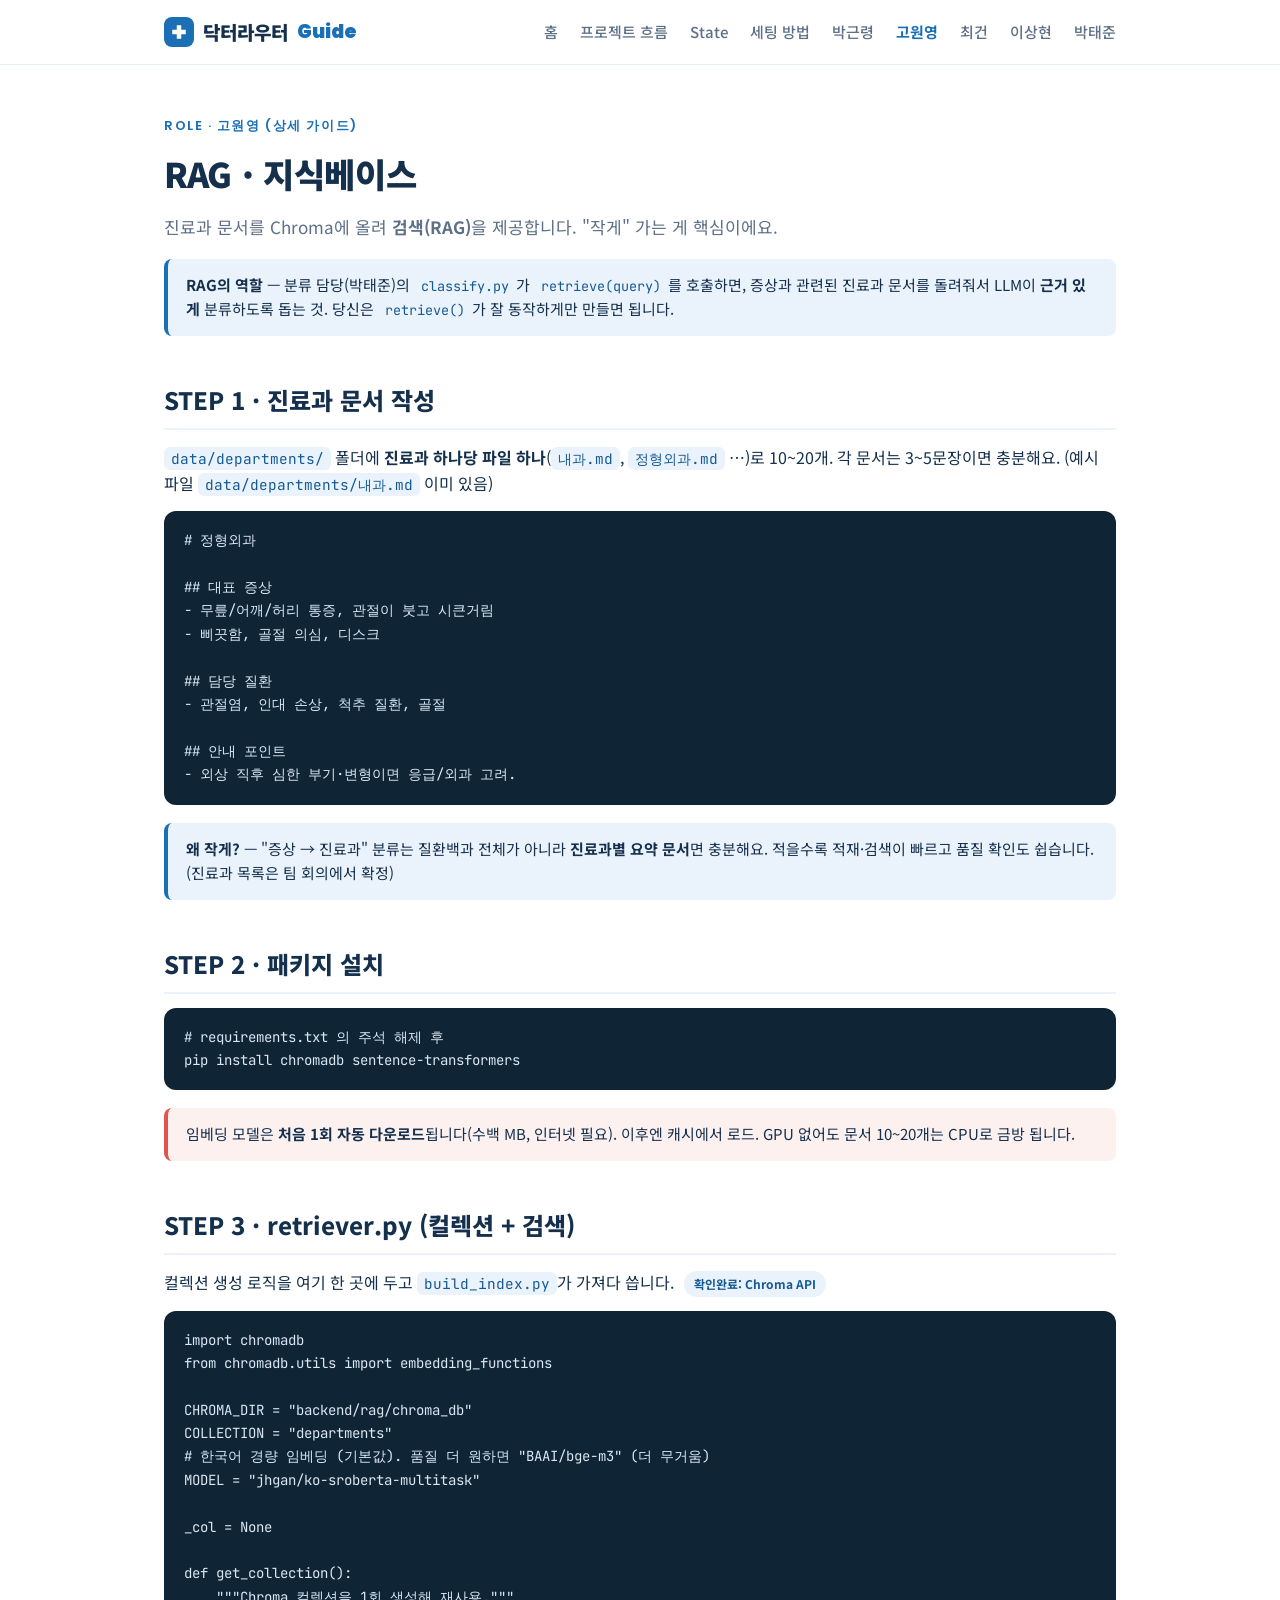
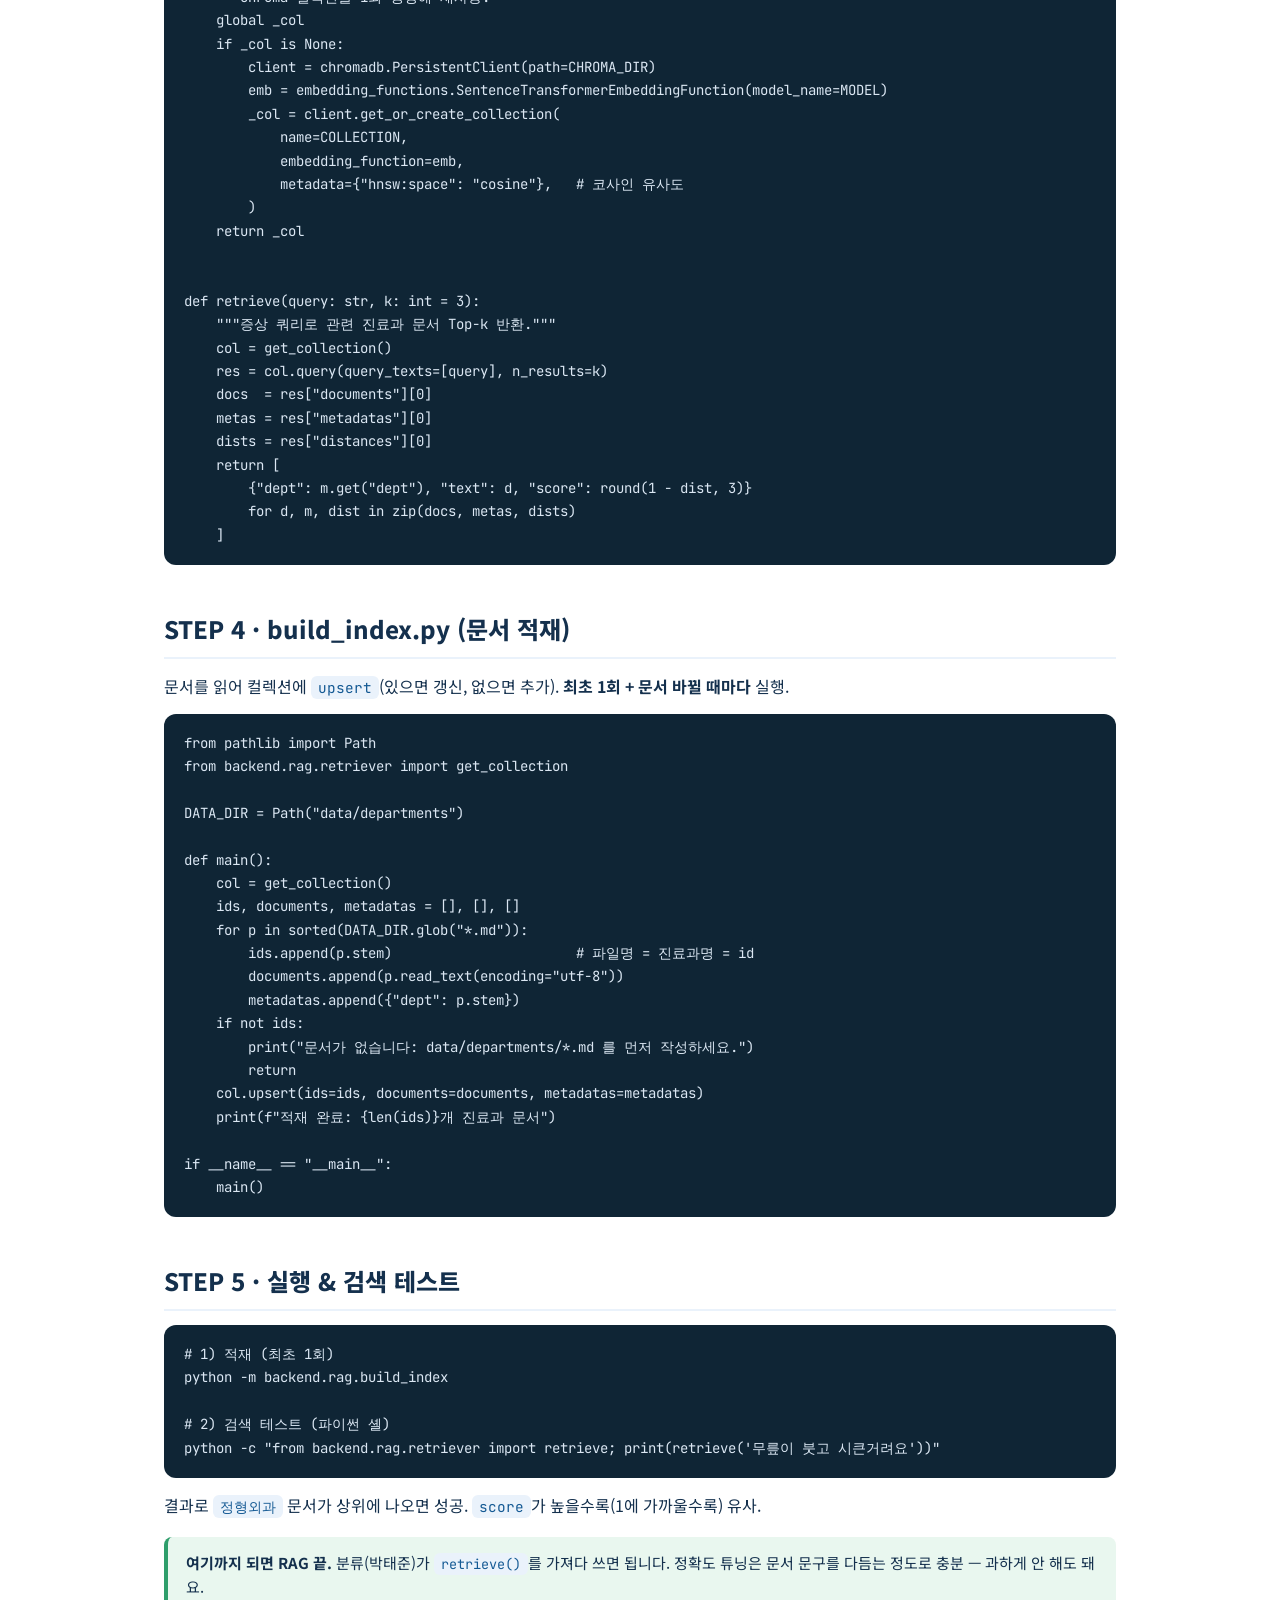
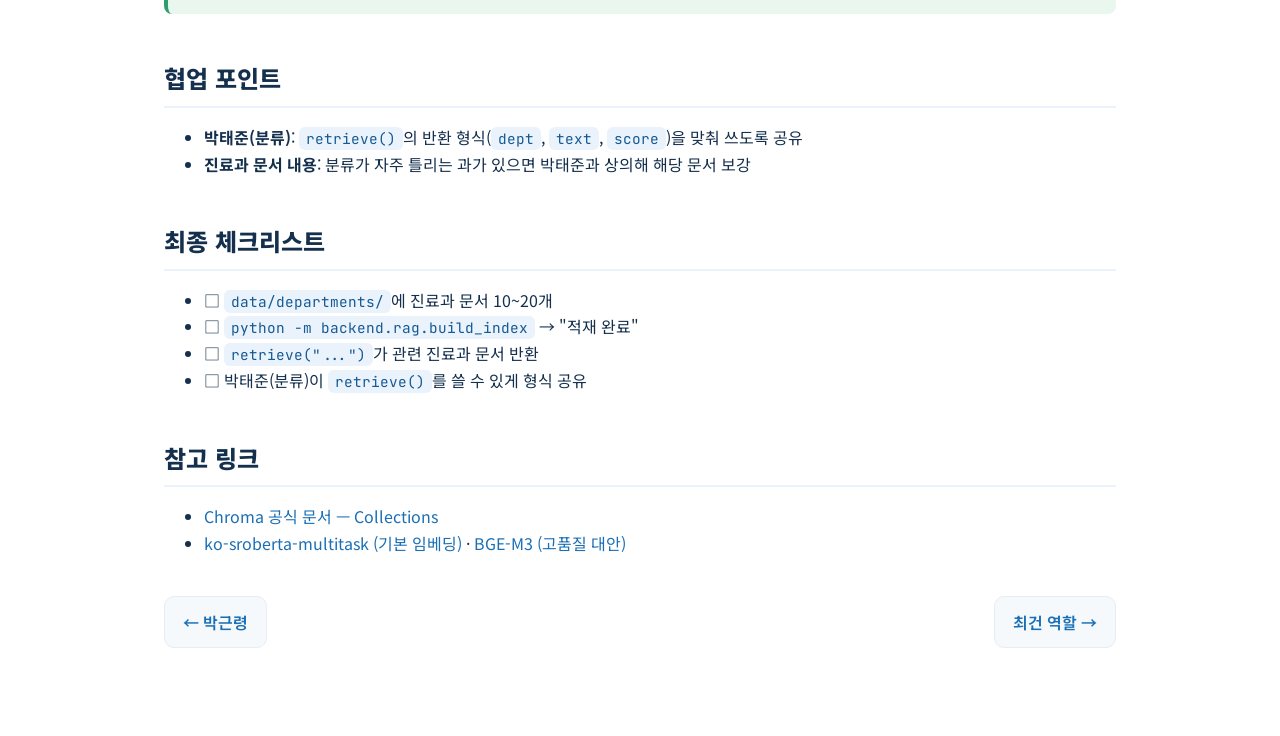
<file: guide/role-b.html>
<!doctype html>
<html lang="ko">
<head>
<meta charset="utf-8">
<meta name="viewport" content="width=device-width, initial-scale=1">
<title>고원영 역할 (상세) · 닥터라우터 가이드</title>
<link rel="stylesheet" href="https://fonts.googleapis.com/css2?family=Noto+Sans+KR:wght@400;500;700;900&family=Poppins:wght@600;700&family=JetBrains+Mono:wght@400;600&display=swap">
<link rel="stylesheet" href="assets/guide.css">
</head>
<body>
<header class="nav"><div class="nav-in">
  <span class="brand"><span class="mark"><svg width="18" height="18" viewBox="0 0 24 24"><path d="M9 3h6v6h6v6h-6v6H9v-6H3V9h6z" fill="#fff"/></svg></span>닥터라우터 <span class="en">Guide</span></span>
  <a class="item" href="index.html">홈</a>
  <a class="item" href="flow.html">프로젝트 흐름</a>
  <a class="item" href="state.html">State</a>
  <a class="item" href="setup.html">세팅 방법</a>
  <a class="item" href="role-a.html">박근령</a>
  <a class="item active" href="role-b.html">고원영</a>
  <a class="item" href="role-c.html">최건</a>
  <a class="item" href="role-d.html">이상현</a>
  <a class="item" href="role-e.html">박태준</a>
</div></header>

<main class="wrap">
  <p class="eyebrow">Role · 고원영 (상세 가이드)</p>
  <h1>RAG · 지식베이스</h1>
  <p class="lead">진료과 문서를 Chroma에 올려 <b>검색(RAG)</b>을 제공합니다. "작게" 가는 게 핵심이에요.</p>

  <div class="callout"><b>RAG의 역할</b> — 분류 담당(박태준)의 <code>classify.py</code>가 <code>retrieve(query)</code>를 호출하면,
  증상과 관련된 진료과 문서를 돌려줘서 LLM이 <b>근거 있게</b> 분류하도록 돕는 것. 당신은 <code>retrieve()</code>가 잘 동작하게만 만들면 됩니다.</div>

  <h2>STEP 1 · 진료과 문서 작성</h2>
  <p><code>data/departments/</code> 폴더에 <b>진료과 하나당 파일 하나</b>(<code>내과.md</code>, <code>정형외과.md</code> …)로 10~20개. 각 문서는 3~5문장이면 충분해요. (예시 파일 <code>data/departments/내과.md</code> 이미 있음)</p>
<pre><code># 정형외과

## 대표 증상
- 무릎/어깨/허리 통증, 관절이 붓고 시큰거림
- 삐끗함, 골절 의심, 디스크

## 담당 질환
- 관절염, 인대 손상, 척추 질환, 골절

## 안내 포인트
- 외상 직후 심한 부기·변형이면 응급/외과 고려.</code></pre>
  <div class="callout"><b>왜 작게?</b> — "증상 → 진료과" 분류는 질환백과 전체가 아니라 <b>진료과별 요약 문서</b>면 충분해요. 적을수록 적재·검색이 빠르고 품질 확인도 쉽습니다. (진료과 목록은 팀 회의에서 확정)</div>

  <h2>STEP 2 · 패키지 설치</h2>
<pre><code># requirements.txt 의 주석 해제 후
pip install chromadb sentence-transformers</code></pre>
  <div class="callout warn">임베딩 모델은 <b>처음 1회 자동 다운로드</b>됩니다(수백 MB, 인터넷 필요). 이후엔 캐시에서 로드. GPU 없어도 문서 10~20개는 CPU로 금방 됩니다.</div>

  <h2>STEP 3 · retriever.py (컬렉션 + 검색)</h2>
  <p>컬렉션 생성 로직을 여기 한 곳에 두고 <code>build_index.py</code>가 가져다 씁니다. <span class="badge">확인완료: Chroma API</span></p>
<pre><code>import chromadb
from chromadb.utils import embedding_functions

CHROMA_DIR = "backend/rag/chroma_db"
COLLECTION = "departments"
# 한국어 경량 임베딩 (기본값). 품질 더 원하면 "BAAI/bge-m3" (더 무거움)
MODEL = "jhgan/ko-sroberta-multitask"

_col = None

def get_collection():
    """Chroma 컬렉션을 1회 생성해 재사용."""
    global _col
    if _col is None:
        client = chromadb.PersistentClient(path=CHROMA_DIR)
        emb = embedding_functions.SentenceTransformerEmbeddingFunction(model_name=MODEL)
        _col = client.get_or_create_collection(
            name=COLLECTION,
            embedding_function=emb,
            metadata={"hnsw:space": "cosine"},   # 코사인 유사도
        )
    return _col


def retrieve(query: str, k: int = 3):
    """증상 쿼리로 관련 진료과 문서 Top-k 반환."""
    col = get_collection()
    res = col.query(query_texts=[query], n_results=k)
    docs  = res["documents"][0]
    metas = res["metadatas"][0]
    dists = res["distances"][0]
    return [
        {"dept": m.get("dept"), "text": d, "score": round(1 - dist, 3)}
        for d, m, dist in zip(docs, metas, dists)
    ]</code></pre>

  <h2>STEP 4 · build_index.py (문서 적재)</h2>
  <p>문서를 읽어 컬렉션에 <code>upsert</code>(있으면 갱신, 없으면 추가). <b>최초 1회 + 문서 바뀔 때마다</b> 실행.</p>
<pre><code>from pathlib import Path
from backend.rag.retriever import get_collection

DATA_DIR = Path("data/departments")

def main():
    col = get_collection()
    ids, documents, metadatas = [], [], []
    for p in sorted(DATA_DIR.glob("*.md")):
        ids.append(p.stem)                       # 파일명 = 진료과명 = id
        documents.append(p.read_text(encoding="utf-8"))
        metadatas.append({"dept": p.stem})
    if not ids:
        print("문서가 없습니다: data/departments/*.md 를 먼저 작성하세요.")
        return
    col.upsert(ids=ids, documents=documents, metadatas=metadatas)
    print(f"적재 완료: {len(ids)}개 진료과 문서")

if __name__ == "__main__":
    main()</code></pre>

  <h2>STEP 5 · 실행 &amp; 검색 테스트</h2>
<pre><code># 1) 적재 (최초 1회)
python -m backend.rag.build_index

# 2) 검색 테스트 (파이썬 셸)
python -c "from backend.rag.retriever import retrieve; print(retrieve('무릎이 붓고 시큰거려요'))"</code></pre>
  <p>결과로 <code>정형외과</code> 문서가 상위에 나오면 성공. <code>score</code>가 높을수록(1에 가까울수록) 유사.</p>
  <div class="callout ok"><b>여기까지 되면 RAG 끝.</b> 분류(박태준)가 <code>retrieve()</code>를 가져다 쓰면 됩니다. 정확도 튜닝은 문서 문구를 다듬는 정도로 충분 — 과하게 안 해도 돼요.</div>

  <h2>협업 포인트</h2>
  <ul>
    <li><b>박태준(분류)</b>: <code>retrieve()</code>의 반환 형식(<code>dept</code>, <code>text</code>, <code>score</code>)을 맞춰 쓰도록 공유</li>
    <li><b>진료과 문서 내용</b>: 분류가 자주 틀리는 과가 있으면 박태준과 상의해 해당 문서 보강</li>
  </ul>

  <h2>최종 체크리스트</h2>
  <ul>
    <li>□ <code>data/departments/</code>에 진료과 문서 10~20개</li>
    <li>□ <code>python -m backend.rag.build_index</code> → "적재 완료"</li>
    <li>□ <code>retrieve("...")</code>가 관련 진료과 문서 반환</li>
    <li>□ 박태준(분류)이 <code>retrieve()</code>를 쓸 수 있게 형식 공유</li>
  </ul>

  <h2>참고 링크</h2>
  <ul>
    <li><a href="https://docs.trychroma.com/docs/collections" target="_blank">Chroma 공식 문서 — Collections</a></li>
    <li><a href="https://huggingface.co/jhgan/ko-sroberta-multitask" target="_blank">ko-sroberta-multitask (기본 임베딩)</a> · <a href="https://huggingface.co/BAAI/bge-m3" target="_blank">BGE-M3 (고품질 대안)</a></li>
  </ul>

  <div class="pager"><a href="role-a.html">← 박근령</a><a href="role-c.html">최건 역할 →</a></div>
</main>
<div class="footer">닥터라우터(Dr.Router) 개발 가이드 · 고원영 (상세)</div>
</body>
</html>
</file>
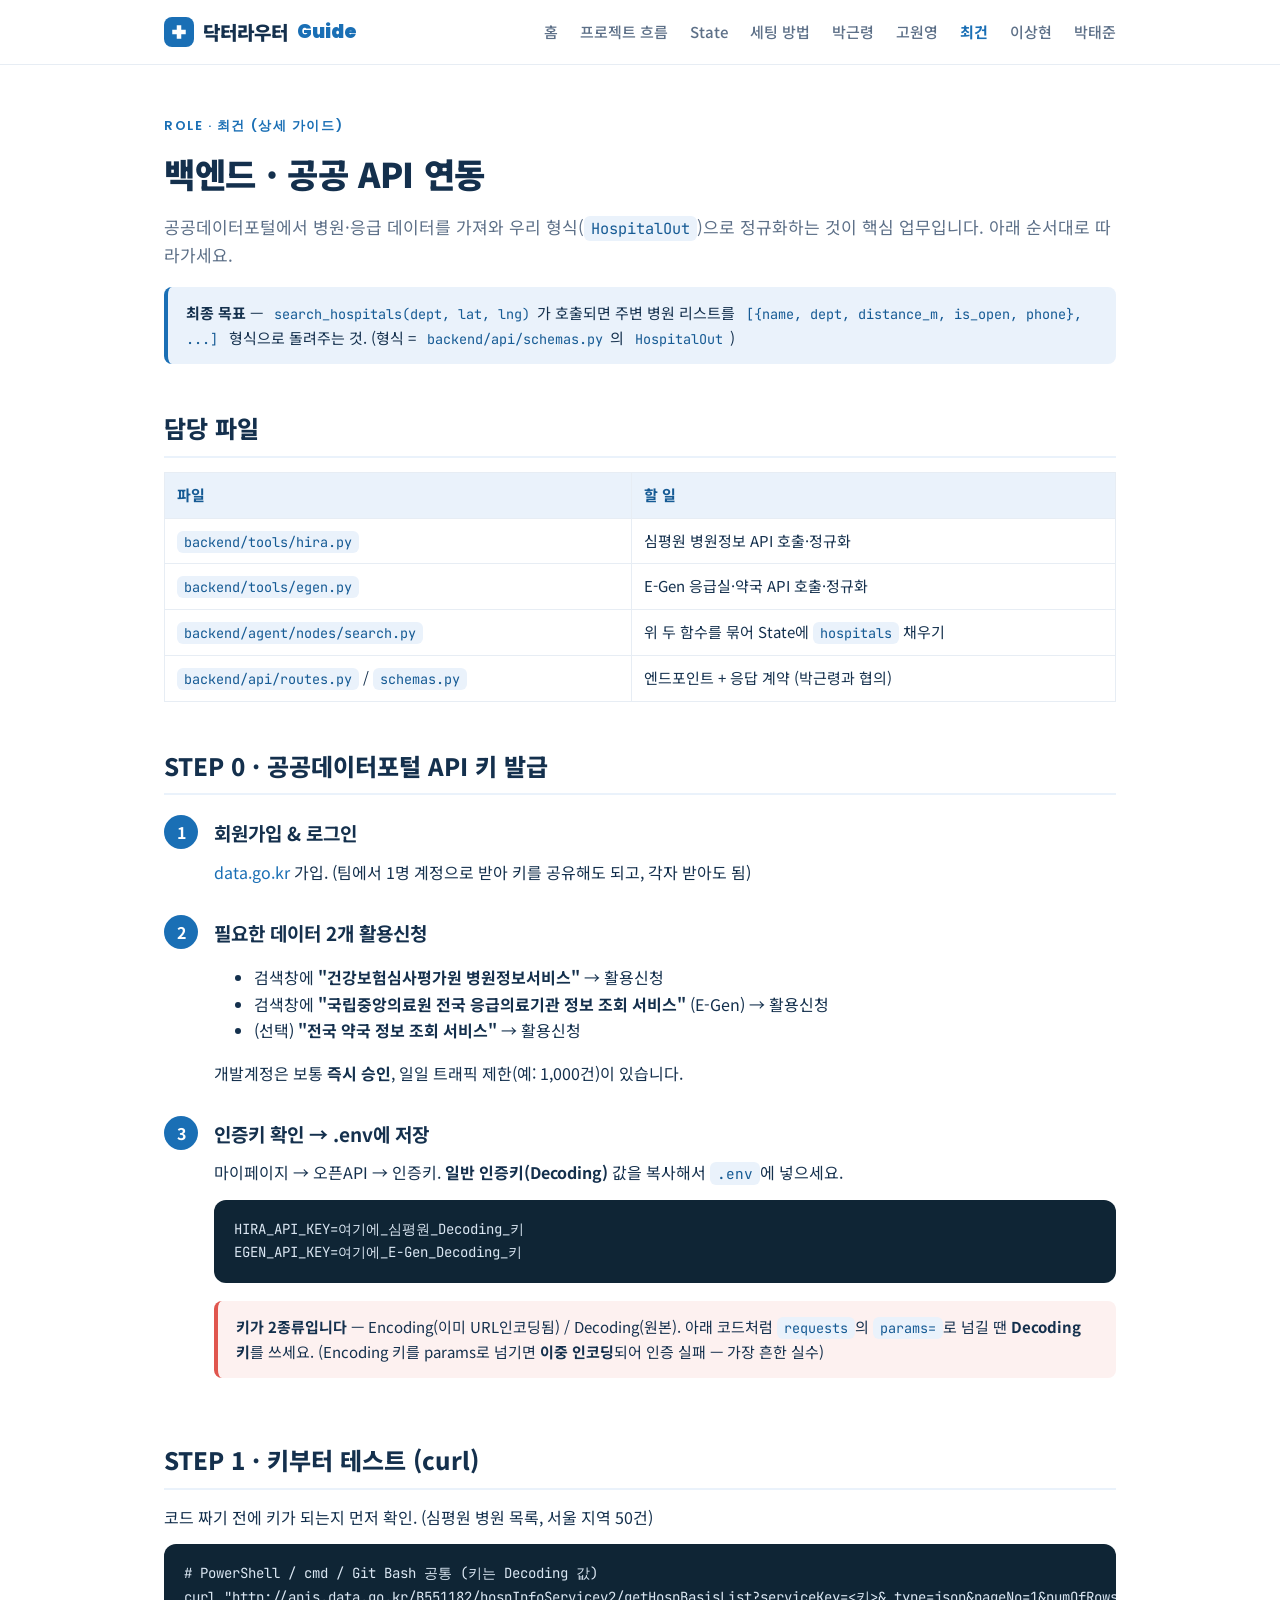
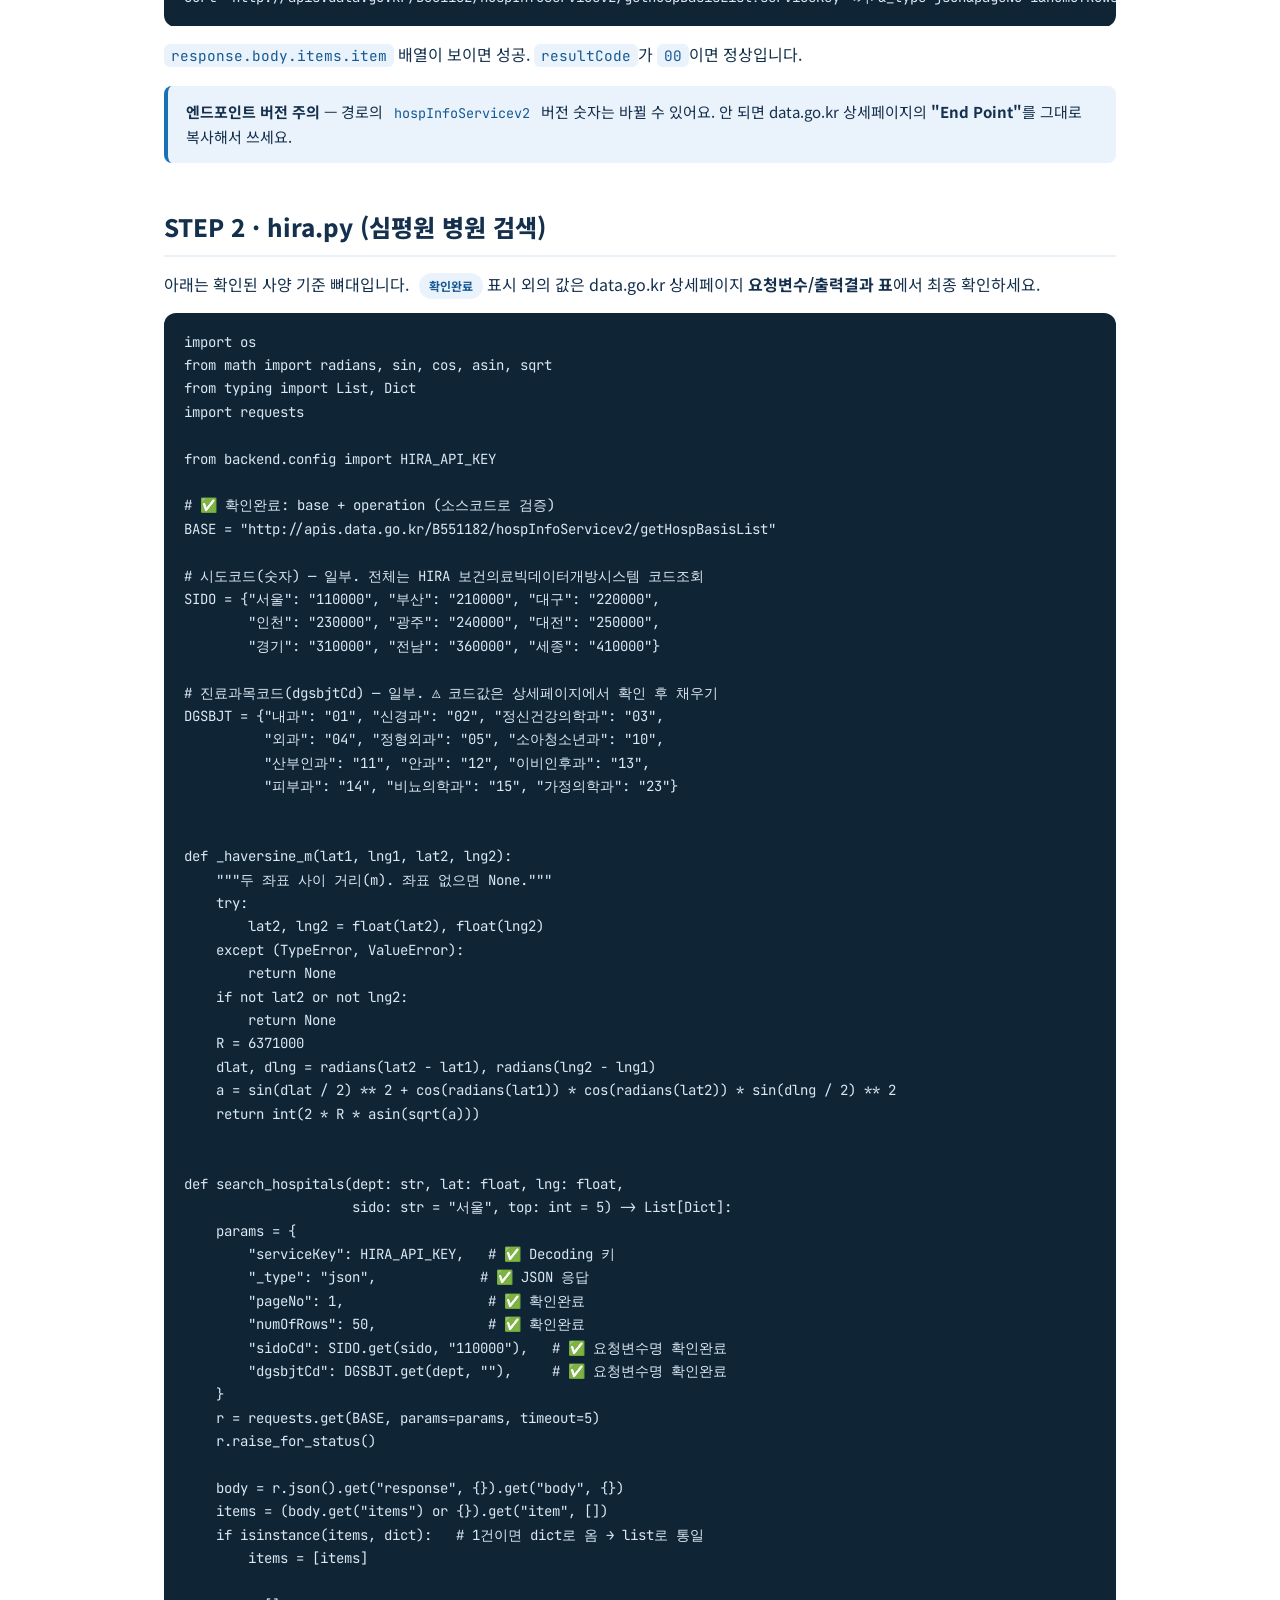
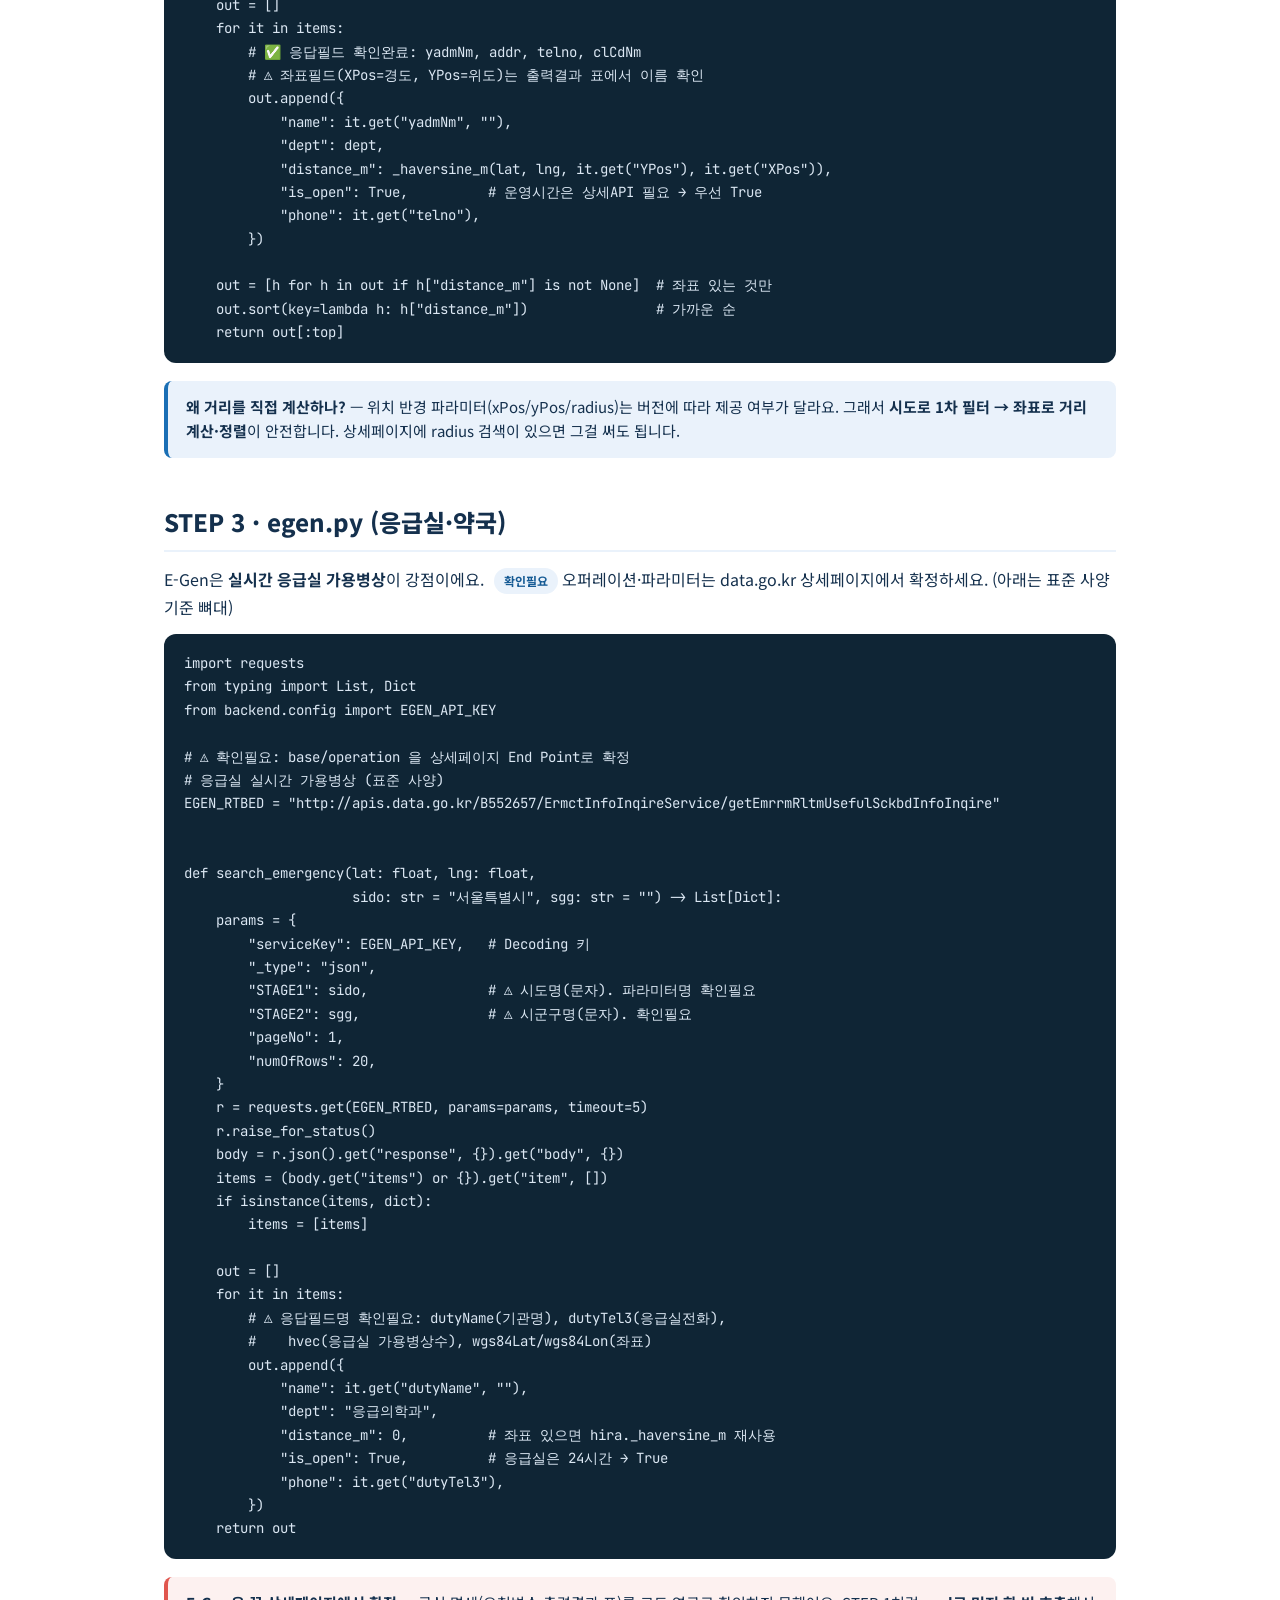
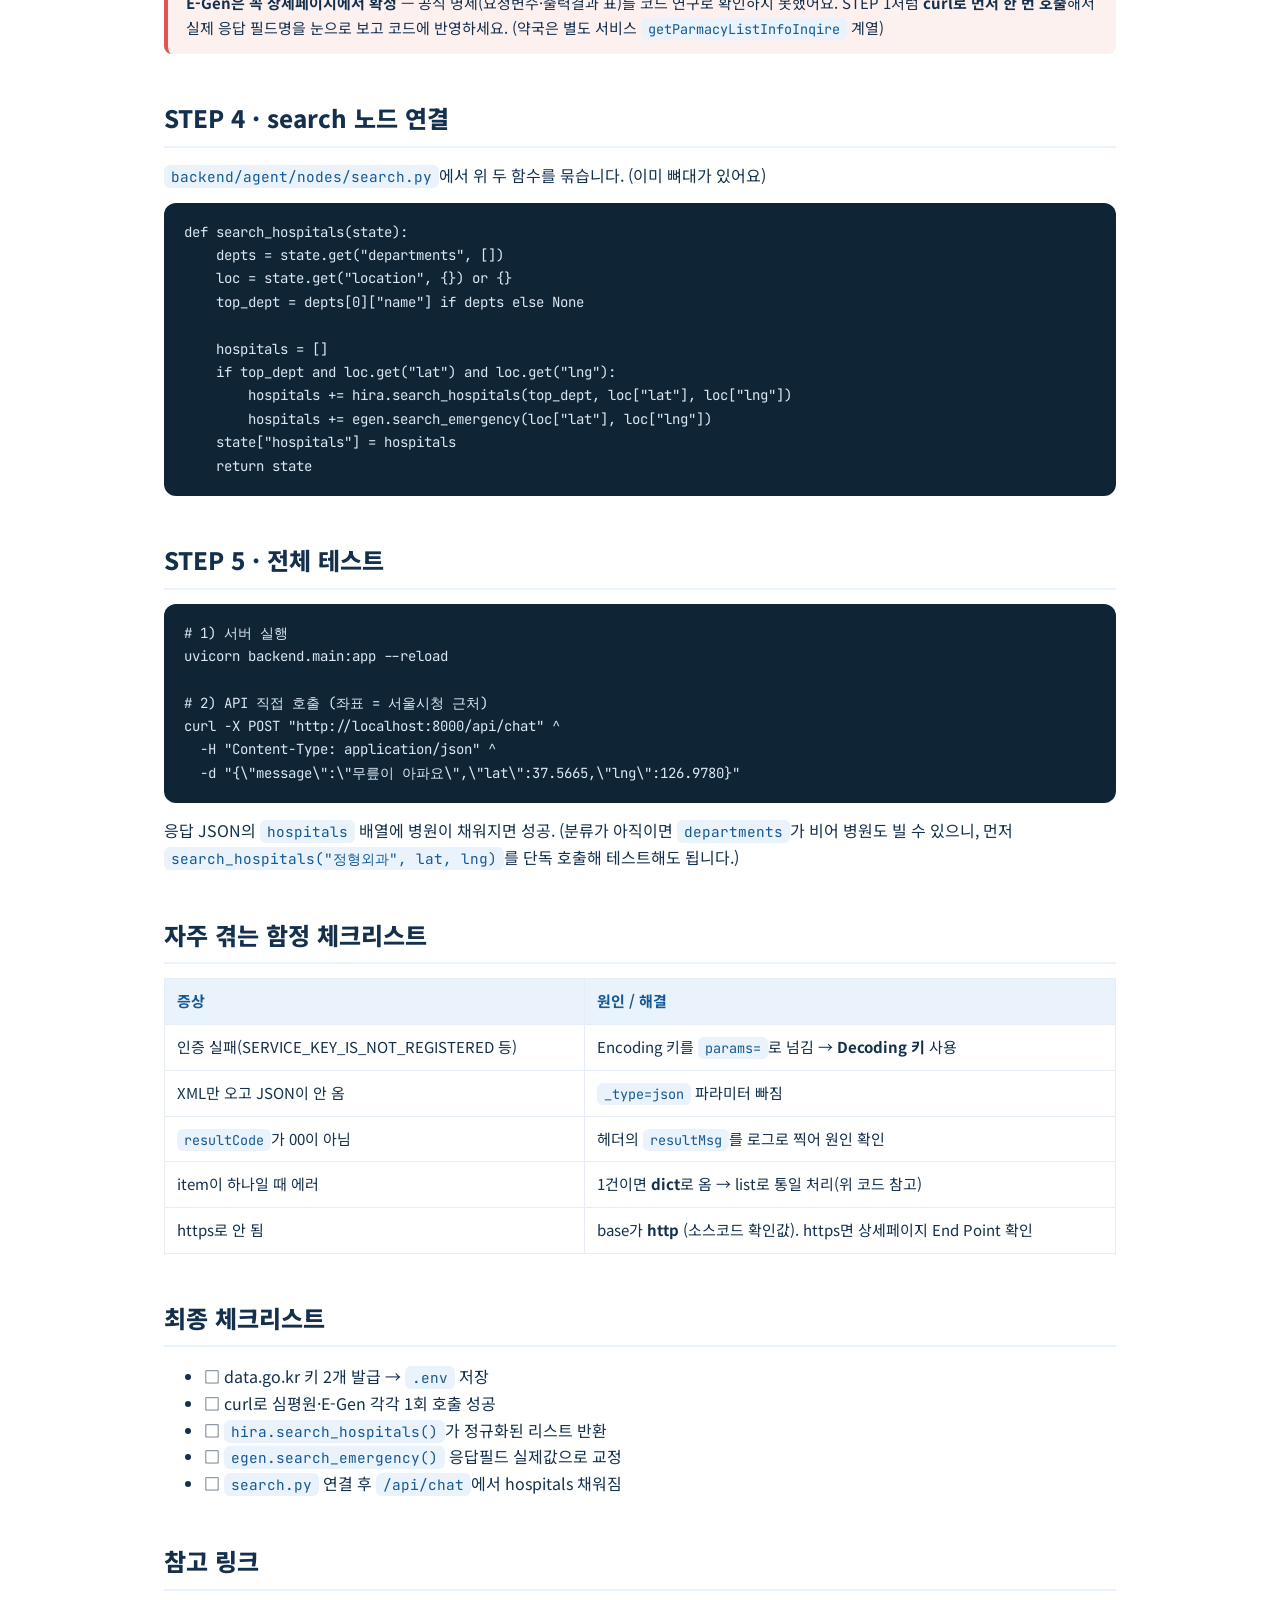
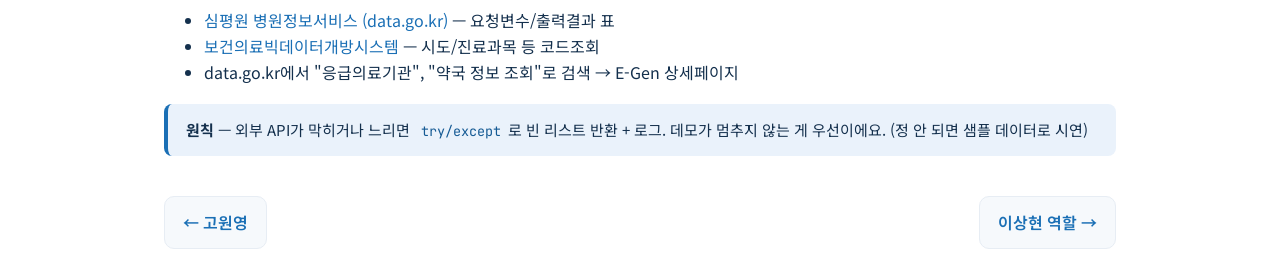
<file: guide/role-c.html>
<!doctype html>
<html lang="ko">
<head>
<meta charset="utf-8">
<meta name="viewport" content="width=device-width, initial-scale=1">
<title>최건 역할 (상세) · 닥터라우터 가이드</title>
<link rel="stylesheet" href="https://fonts.googleapis.com/css2?family=Noto+Sans+KR:wght@400;500;700;900&family=Poppins:wght@600;700&family=JetBrains+Mono:wght@400;600&display=swap">
<link rel="stylesheet" href="assets/guide.css">
</head>
<body>
<header class="nav"><div class="nav-in">
  <span class="brand"><span class="mark"><svg width="18" height="18" viewBox="0 0 24 24"><path d="M9 3h6v6h6v6h-6v6H9v-6H3V9h6z" fill="#fff"/></svg></span>닥터라우터 <span class="en">Guide</span></span>
  <a class="item" href="index.html">홈</a>
  <a class="item" href="flow.html">프로젝트 흐름</a>
  <a class="item" href="state.html">State</a>
  <a class="item" href="setup.html">세팅 방법</a>
  <a class="item" href="role-a.html">박근령</a>
  <a class="item" href="role-b.html">고원영</a>
  <a class="item active" href="role-c.html">최건</a>
  <a class="item" href="role-d.html">이상현</a>
  <a class="item" href="role-e.html">박태준</a>
</div></header>

<main class="wrap">
  <p class="eyebrow">Role · 최건 (상세 가이드)</p>
  <h1>백엔드 · 공공 API 연동</h1>
  <p class="lead">공공데이터포털에서 병원·응급 데이터를 가져와 우리 형식(<code>HospitalOut</code>)으로 정규화하는 것이 핵심 업무입니다. 아래 순서대로 따라가세요.</p>

  <div class="callout"><b>최종 목표</b> — <code>search_hospitals(dept, lat, lng)</code>가 호출되면 주변 병원 리스트를
  <code>[{name, dept, distance_m, is_open, phone}, ...]</code> 형식으로 돌려주는 것. (형식 = <code>backend/api/schemas.py</code>의 <code>HospitalOut</code>)</div>

  <h2>담당 파일</h2>
  <table>
    <tr><th>파일</th><th>할 일</th></tr>
    <tr><td><code>backend/tools/hira.py</code></td><td>심평원 병원정보 API 호출·정규화</td></tr>
    <tr><td><code>backend/tools/egen.py</code></td><td>E-Gen 응급실·약국 API 호출·정규화</td></tr>
    <tr><td><code>backend/agent/nodes/search.py</code></td><td>위 두 함수를 묶어 State에 <code>hospitals</code> 채우기</td></tr>
    <tr><td><code>backend/api/routes.py</code> / <code>schemas.py</code></td><td>엔드포인트 + 응답 계약 (박근령과 협의)</td></tr>
  </table>

  <h2>STEP 0 · 공공데이터포털 API 키 발급</h2>
  <div class="step"><div class="n">1</div><div class="b">
    <h3>회원가입 &amp; 로그인</h3>
    <p><a href="https://www.data.go.kr" target="_blank">data.go.kr</a> 가입. (팀에서 1명 계정으로 받아 키를 공유해도 되고, 각자 받아도 됨)</p>
  </div></div>
  <div class="step"><div class="n">2</div><div class="b">
    <h3>필요한 데이터 2개 활용신청</h3>
    <ul>
      <li>검색창에 <b>"건강보험심사평가원 병원정보서비스"</b> → 활용신청</li>
      <li>검색창에 <b>"국립중앙의료원 전국 응급의료기관 정보 조회 서비스"</b> (E-Gen) → 활용신청</li>
      <li>(선택) <b>"전국 약국 정보 조회 서비스"</b> → 활용신청</li>
    </ul>
    <p>개발계정은 보통 <b>즉시 승인</b>, 일일 트래픽 제한(예: 1,000건)이 있습니다.</p>
  </div></div>
  <div class="step"><div class="n">3</div><div class="b">
    <h3>인증키 확인 → .env에 저장</h3>
    <p>마이페이지 → 오픈API → 인증키. <b>일반 인증키(Decoding)</b> 값을 복사해서 <code>.env</code>에 넣으세요.</p>
<pre><code>HIRA_API_KEY=여기에_심평원_Decoding_키
EGEN_API_KEY=여기에_E-Gen_Decoding_키</code></pre>
    <div class="callout warn"><b>키가 2종류입니다</b> — Encoding(이미 URL인코딩됨) / Decoding(원본). 아래 코드처럼 <code>requests</code>의 <code>params=</code>로 넘길 땐 <b>Decoding 키</b>를 쓰세요. (Encoding 키를 params로 넘기면 <b>이중 인코딩</b>되어 인증 실패 — 가장 흔한 실수)</div>
  </div></div>

  <h2>STEP 1 · 키부터 테스트 (curl)</h2>
  <p>코드 짜기 전에 키가 되는지 먼저 확인. (심평원 병원 목록, 서울 지역 50건)</p>
<pre><code># PowerShell / cmd / Git Bash 공통 (키는 Decoding 값)
curl "http://apis.data.go.kr/B551182/hospInfoServicev2/getHospBasisList?serviceKey=<키>&_type=json&pageNo=1&numOfRows=5&sidoCd=110000"</code></pre>
  <p><code>response.body.items.item</code> 배열이 보이면 성공. <code>resultCode</code>가 <code>00</code>이면 정상입니다.</p>
  <div class="callout"><b>엔드포인트 버전 주의</b> — 경로의 <code>hospInfoServicev2</code> 버전 숫자는 바뀔 수 있어요. 안 되면 data.go.kr 상세페이지의 <b>"End Point"</b>를 그대로 복사해서 쓰세요.</div>

  <h2>STEP 2 · hira.py (심평원 병원 검색)</h2>
  <p>아래는 확인된 사양 기준 뼈대입니다. <span class="badge">확인완료</span> 표시 외의 값은 data.go.kr 상세페이지 <b>요청변수/출력결과 표</b>에서 최종 확인하세요.</p>
<pre><code>import os
from math import radians, sin, cos, asin, sqrt
from typing import List, Dict
import requests

from backend.config import HIRA_API_KEY

# ✅ 확인완료: base + operation (소스코드로 검증)
BASE = "http://apis.data.go.kr/B551182/hospInfoServicev2/getHospBasisList"

# 시도코드(숫자) — 일부. 전체는 HIRA 보건의료빅데이터개방시스템 코드조회
SIDO = {"서울": "110000", "부산": "210000", "대구": "220000",
        "인천": "230000", "광주": "240000", "대전": "250000",
        "경기": "310000", "전남": "360000", "세종": "410000"}

# 진료과목코드(dgsbjtCd) — 일부. ⚠ 코드값은 상세페이지에서 확인 후 채우기
DGSBJT = {"내과": "01", "신경과": "02", "정신건강의학과": "03",
          "외과": "04", "정형외과": "05", "소아청소년과": "10",
          "산부인과": "11", "안과": "12", "이비인후과": "13",
          "피부과": "14", "비뇨의학과": "15", "가정의학과": "23"}


def _haversine_m(lat1, lng1, lat2, lng2):
    """두 좌표 사이 거리(m). 좌표 없으면 None."""
    try:
        lat2, lng2 = float(lat2), float(lng2)
    except (TypeError, ValueError):
        return None
    if not lat2 or not lng2:
        return None
    R = 6371000
    dlat, dlng = radians(lat2 - lat1), radians(lng2 - lng1)
    a = sin(dlat / 2) ** 2 + cos(radians(lat1)) * cos(radians(lat2)) * sin(dlng / 2) ** 2
    return int(2 * R * asin(sqrt(a)))


def search_hospitals(dept: str, lat: float, lng: float,
                     sido: str = "서울", top: int = 5) -> List[Dict]:
    params = {
        "serviceKey": HIRA_API_KEY,   # ✅ Decoding 키
        "_type": "json",             # ✅ JSON 응답
        "pageNo": 1,                  # ✅ 확인완료
        "numOfRows": 50,              # ✅ 확인완료
        "sidoCd": SIDO.get(sido, "110000"),   # ✅ 요청변수명 확인완료
        "dgsbjtCd": DGSBJT.get(dept, ""),     # ✅ 요청변수명 확인완료
    }
    r = requests.get(BASE, params=params, timeout=5)
    r.raise_for_status()

    body = r.json().get("response", {}).get("body", {})
    items = (body.get("items") or {}).get("item", [])
    if isinstance(items, dict):   # 1건이면 dict로 옴 → list로 통일
        items = [items]

    out = []
    for it in items:
        # ✅ 응답필드 확인완료: yadmNm, addr, telno, clCdNm
        # ⚠ 좌표필드(XPos=경도, YPos=위도)는 출력결과 표에서 이름 확인
        out.append({
            "name": it.get("yadmNm", ""),
            "dept": dept,
            "distance_m": _haversine_m(lat, lng, it.get("YPos"), it.get("XPos")),
            "is_open": True,          # 운영시간은 상세API 필요 → 우선 True
            "phone": it.get("telno"),
        })

    out = [h for h in out if h["distance_m"] is not None]  # 좌표 있는 것만
    out.sort(key=lambda h: h["distance_m"])                # 가까운 순
    return out[:top]</code></pre>
  <div class="callout"><b>왜 거리를 직접 계산하나?</b> — 위치 반경 파라미터(xPos/yPos/radius)는 버전에 따라 제공 여부가 달라요. 그래서 <b>시도로 1차 필터 → 좌표로 거리 계산·정렬</b>이 안전합니다. 상세페이지에 radius 검색이 있으면 그걸 써도 됩니다.</div>

  <h2>STEP 3 · egen.py (응급실·약국)</h2>
  <p>E-Gen은 <b>실시간 응급실 가용병상</b>이 강점이에요. <span class="badge">확인필요</span> 오퍼레이션·파라미터는 data.go.kr 상세페이지에서 확정하세요. (아래는 표준 사양 기준 뼈대)</p>
<pre><code>import requests
from typing import List, Dict
from backend.config import EGEN_API_KEY

# ⚠ 확인필요: base/operation 을 상세페이지 End Point로 확정
# 응급실 실시간 가용병상 (표준 사양)
EGEN_RTBED = "http://apis.data.go.kr/B552657/ErmctInfoInqireService/getEmrrmRltmUsefulSckbdInfoInqire"


def search_emergency(lat: float, lng: float,
                     sido: str = "서울특별시", sgg: str = "") -> List[Dict]:
    params = {
        "serviceKey": EGEN_API_KEY,   # Decoding 키
        "_type": "json",
        "STAGE1": sido,               # ⚠ 시도명(문자). 파라미터명 확인필요
        "STAGE2": sgg,                # ⚠ 시군구명(문자). 확인필요
        "pageNo": 1,
        "numOfRows": 20,
    }
    r = requests.get(EGEN_RTBED, params=params, timeout=5)
    r.raise_for_status()
    body = r.json().get("response", {}).get("body", {})
    items = (body.get("items") or {}).get("item", [])
    if isinstance(items, dict):
        items = [items]

    out = []
    for it in items:
        # ⚠ 응답필드명 확인필요: dutyName(기관명), dutyTel3(응급실전화),
        #    hvec(응급실 가용병상수), wgs84Lat/wgs84Lon(좌표)
        out.append({
            "name": it.get("dutyName", ""),
            "dept": "응급의학과",
            "distance_m": 0,          # 좌표 있으면 hira._haversine_m 재사용
            "is_open": True,          # 응급실은 24시간 → True
            "phone": it.get("dutyTel3"),
        })
    return out</code></pre>
  <div class="callout warn"><b>E-Gen은 꼭 상세페이지에서 확정</b> — 공식 명세(요청변수·출력결과 표)를 코드 연구로 확인하지 못했어요. STEP 1처럼 <b>curl로 먼저 한 번 호출</b>해서 실제 응답 필드명을 눈으로 보고 코드에 반영하세요. (약국은 별도 서비스 <code>getParmacyListInfoInqire</code> 계열)</div>

  <h2>STEP 4 · search 노드 연결</h2>
  <p><code>backend/agent/nodes/search.py</code>에서 위 두 함수를 묶습니다. (이미 뼈대가 있어요)</p>
<pre><code>def search_hospitals(state):
    depts = state.get("departments", [])
    loc = state.get("location", {}) or {}
    top_dept = depts[0]["name"] if depts else None

    hospitals = []
    if top_dept and loc.get("lat") and loc.get("lng"):
        hospitals += hira.search_hospitals(top_dept, loc["lat"], loc["lng"])
        hospitals += egen.search_emergency(loc["lat"], loc["lng"])
    state["hospitals"] = hospitals
    return state</code></pre>

  <h2>STEP 5 · 전체 테스트</h2>
<pre><code># 1) 서버 실행
uvicorn backend.main:app --reload

# 2) API 직접 호출 (좌표 = 서울시청 근처)
curl -X POST "http://localhost:8000/api/chat" ^
  -H "Content-Type: application/json" ^
  -d "{\"message\":\"무릎이 아파요\",\"lat\":37.5665,\"lng\":126.9780}"</code></pre>
  <p>응답 JSON의 <code>hospitals</code> 배열에 병원이 채워지면 성공. (분류가 아직이면 <code>departments</code>가 비어 병원도 빌 수 있으니, 먼저 <code>search_hospitals("정형외과", lat, lng)</code>를 단독 호출해 테스트해도 됩니다.)</p>

  <h2>자주 겪는 함정 체크리스트</h2>
  <table>
    <tr><th>증상</th><th>원인 / 해결</th></tr>
    <tr><td>인증 실패(SERVICE_KEY_IS_NOT_REGISTERED 등)</td><td>Encoding 키를 <code>params=</code>로 넘김 → <b>Decoding 키</b> 사용</td></tr>
    <tr><td>XML만 오고 JSON이 안 옴</td><td><code>_type=json</code> 파라미터 빠짐</td></tr>
    <tr><td><code>resultCode</code>가 00이 아님</td><td>헤더의 <code>resultMsg</code>를 로그로 찍어 원인 확인</td></tr>
    <tr><td>item이 하나일 때 에러</td><td>1건이면 <b>dict</b>로 옴 → list로 통일 처리(위 코드 참고)</td></tr>
    <tr><td>https로 안 됨</td><td>base가 <b>http</b> (소스코드 확인값). https면 상세페이지 End Point 확인</td></tr>
  </table>

  <h2>최종 체크리스트</h2>
  <ul>
    <li>□ data.go.kr 키 2개 발급 → <code>.env</code> 저장</li>
    <li>□ curl로 심평원·E-Gen 각각 1회 호출 성공</li>
    <li>□ <code>hira.search_hospitals()</code>가 정규화된 리스트 반환</li>
    <li>□ <code>egen.search_emergency()</code> 응답필드 실제값으로 교정</li>
    <li>□ <code>search.py</code> 연결 후 <code>/api/chat</code>에서 hospitals 채워짐</li>
  </ul>

  <h2>참고 링크</h2>
  <ul>
    <li><a href="https://www.data.go.kr/data/15001698/openapi.do" target="_blank">심평원 병원정보서비스 (data.go.kr)</a> — 요청변수/출력결과 표</li>
    <li><a href="https://opendata.hira.or.kr" target="_blank">보건의료빅데이터개방시스템</a> — 시도/진료과목 등 코드조회</li>
    <li>data.go.kr에서 "응급의료기관", "약국 정보 조회"로 검색 → E-Gen 상세페이지</li>
  </ul>
  <div class="callout"><b>원칙</b> — 외부 API가 막히거나 느리면 <code>try/except</code>로 빈 리스트 반환 + 로그. 데모가 멈추지 않는 게 우선이에요. (정 안 되면 샘플 데이터로 시연)</div>

  <div class="pager"><a href="role-b.html">← 고원영</a><a href="role-d.html">이상현 역할 →</a></div>
</main>
<div class="footer">닥터라우터(Dr.Router) 개발 가이드 · 최건 (상세)</div>
</body>
</html>
</file>
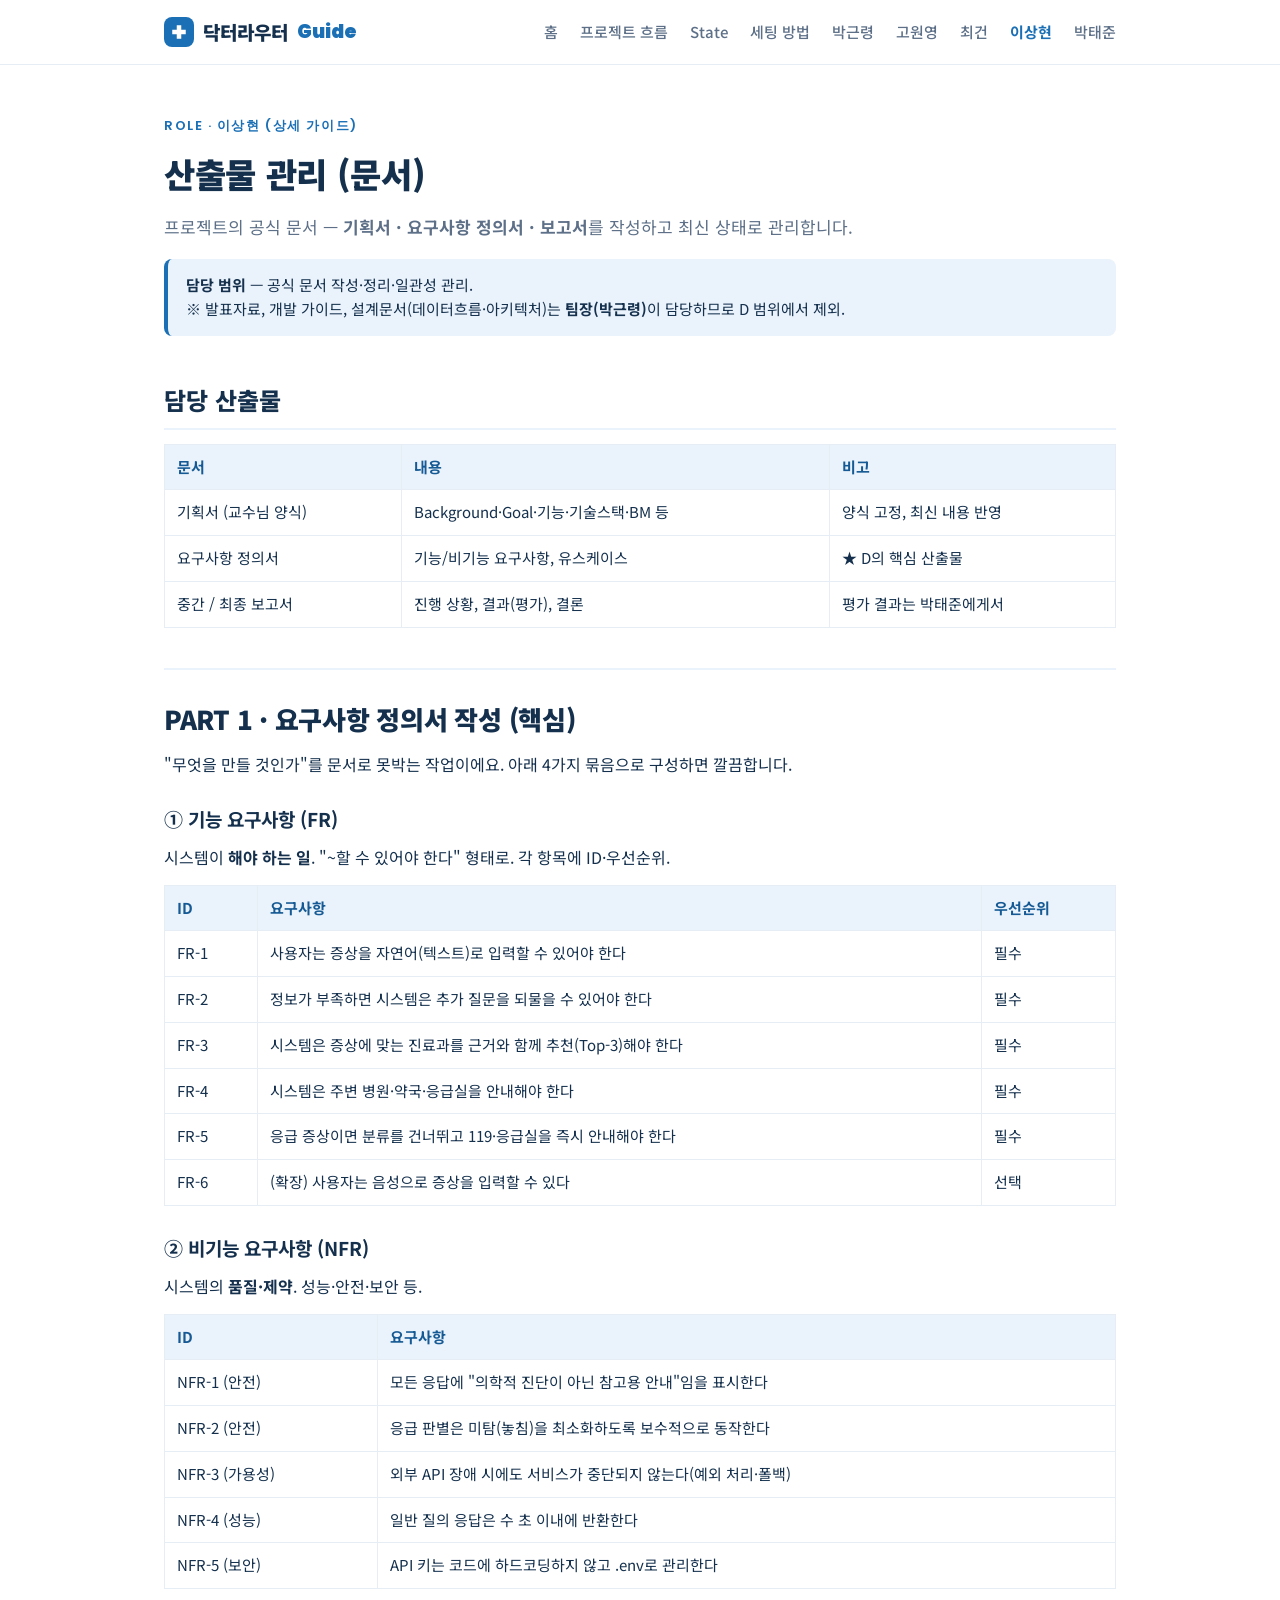
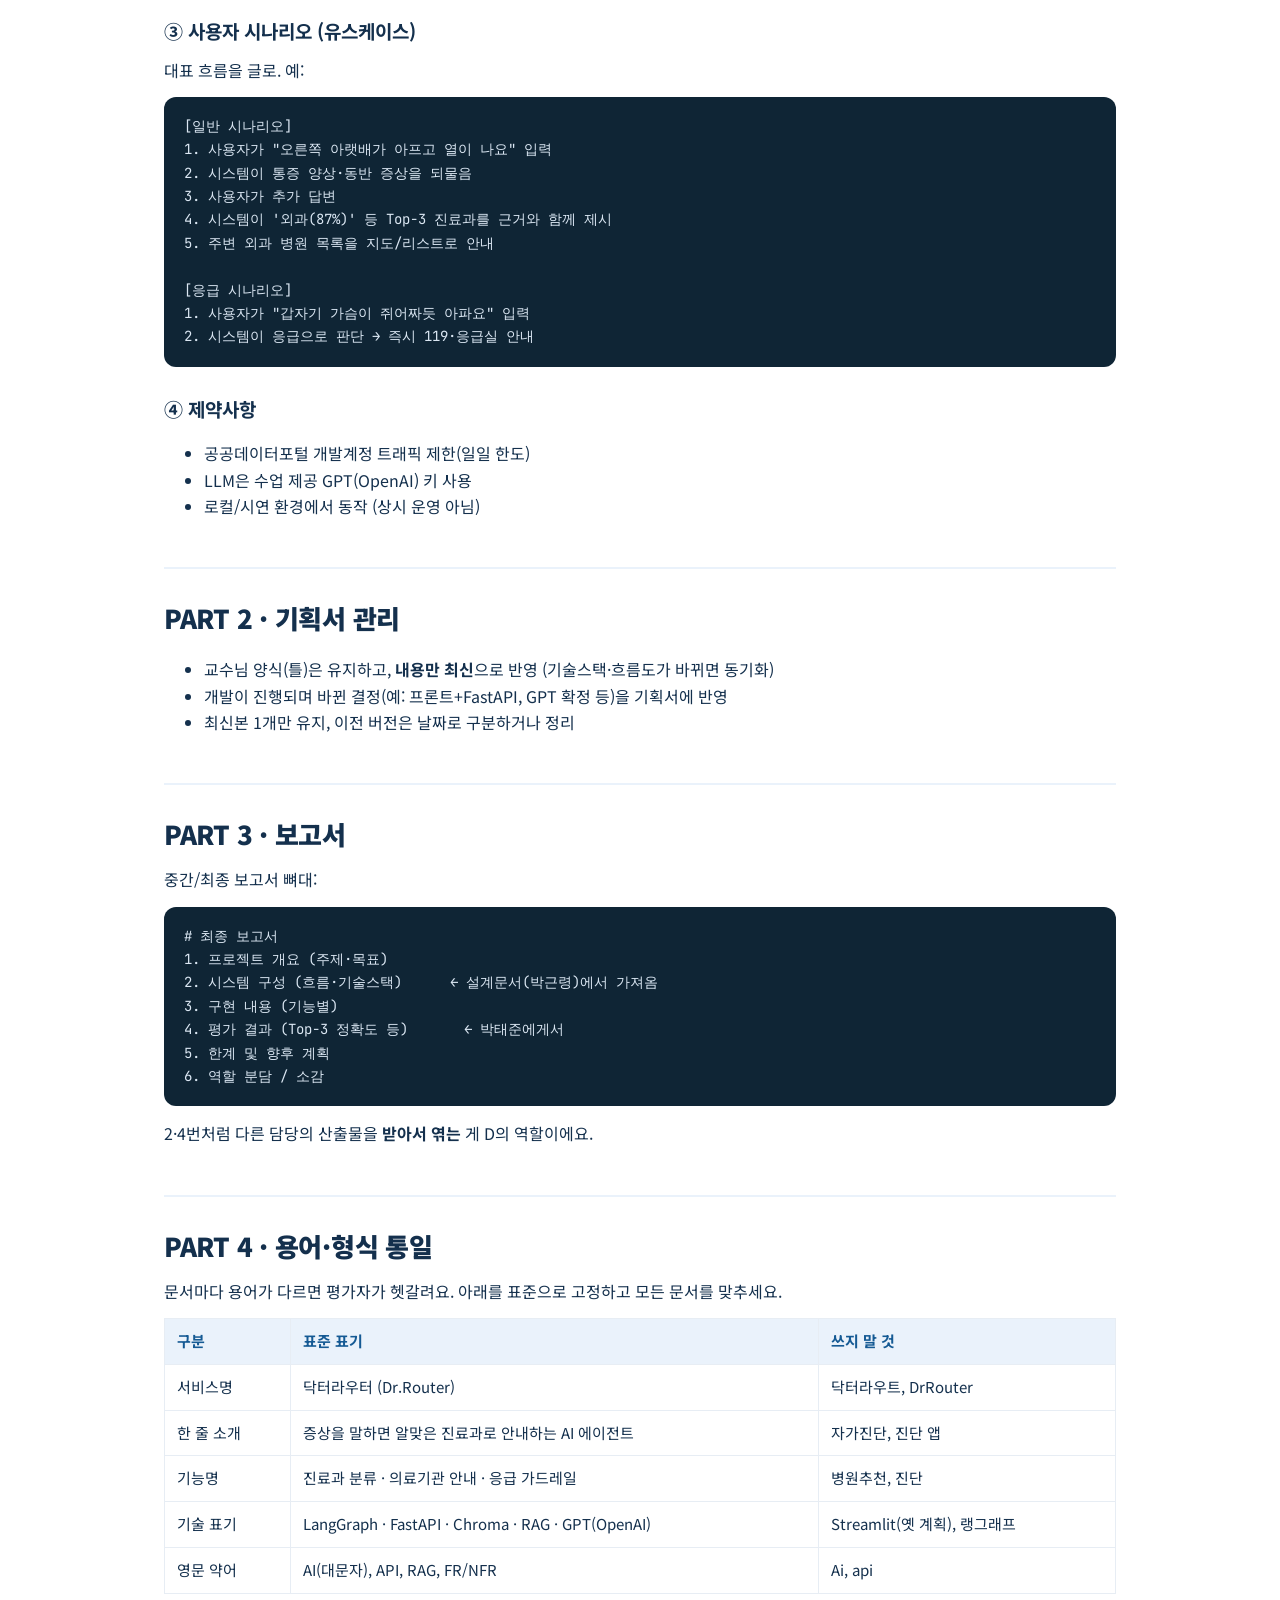
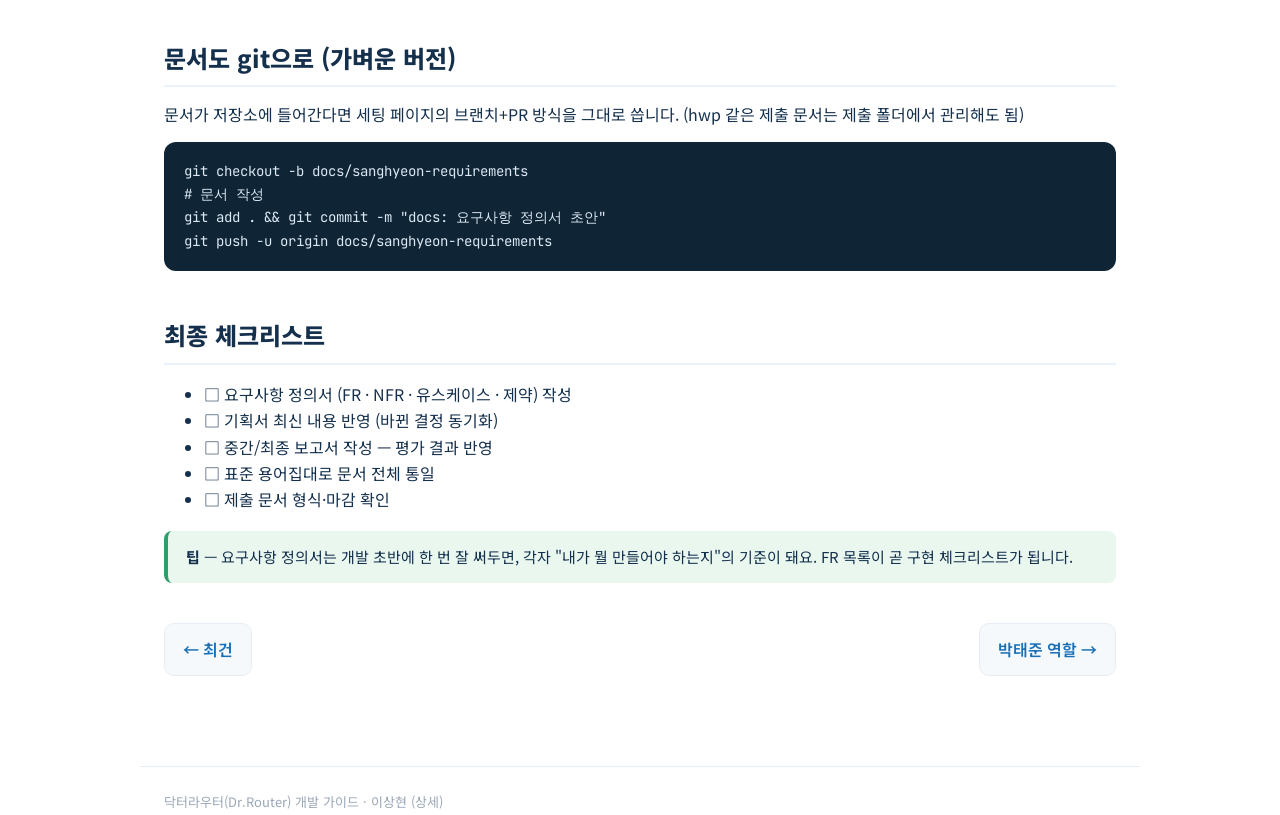
<file: guide/role-d.html>
<!doctype html>
<html lang="ko">
<head>
<meta charset="utf-8">
<meta name="viewport" content="width=device-width, initial-scale=1">
<title>이상현 역할 (상세) · 닥터라우터 가이드</title>
<link rel="stylesheet" href="https://fonts.googleapis.com/css2?family=Noto+Sans+KR:wght@400;500;700;900&family=Poppins:wght@600;700&family=JetBrains+Mono:wght@400;600&display=swap">
<link rel="stylesheet" href="assets/guide.css">
</head>
<body>
<header class="nav"><div class="nav-in">
  <span class="brand"><span class="mark"><svg width="18" height="18" viewBox="0 0 24 24"><path d="M9 3h6v6h6v6h-6v6H9v-6H3V9h6z" fill="#fff"/></svg></span>닥터라우터 <span class="en">Guide</span></span>
  <a class="item" href="index.html">홈</a>
  <a class="item" href="flow.html">프로젝트 흐름</a>
  <a class="item" href="state.html">State</a>
  <a class="item" href="setup.html">세팅 방법</a>
  <a class="item" href="role-a.html">박근령</a>
  <a class="item" href="role-b.html">고원영</a>
  <a class="item" href="role-c.html">최건</a>
  <a class="item active" href="role-d.html">이상현</a>
  <a class="item" href="role-e.html">박태준</a>
</div></header>

<main class="wrap">
  <p class="eyebrow">Role · 이상현 (상세 가이드)</p>
  <h1>산출물 관리 (문서)</h1>
  <p class="lead">프로젝트의 공식 문서 — <b>기획서 · 요구사항 정의서 · 보고서</b>를 작성하고 최신 상태로 관리합니다.</p>

  <div class="callout"><b>담당 범위</b> — 공식 문서 작성·정리·일관성 관리. <br>※ 발표자료, 개발 가이드, 설계문서(데이터흐름·아키텍처)는 <b>팀장(박근령)</b>이 담당하므로 D 범위에서 제외.</div>

  <h2>담당 산출물</h2>
  <table>
    <tr><th>문서</th><th>내용</th><th>비고</th></tr>
    <tr><td>기획서 (교수님 양식)</td><td>Background·Goal·기능·기술스택·BM 등</td><td>양식 고정, 최신 내용 반영</td></tr>
    <tr><td>요구사항 정의서</td><td>기능/비기능 요구사항, 유스케이스</td><td>★ D의 핵심 산출물</td></tr>
    <tr><td>중간 / 최종 보고서</td><td>진행 상황, 결과(평가), 결론</td><td>평가 결과는 박태준에게서</td></tr>
  </table>

  <h1 style="font-size:26px;margin-top:40px;border-top:2px solid var(--soft);padding-top:28px">PART 1 · 요구사항 정의서 작성 (핵심)</h1>
  <p>"무엇을 만들 것인가"를 문서로 못박는 작업이에요. 아래 4가지 묶음으로 구성하면 깔끔합니다.</p>

  <h3>① 기능 요구사항 (FR)</h3>
  <p>시스템이 <b>해야 하는 일</b>. "~할 수 있어야 한다" 형태로. 각 항목에 ID·우선순위.</p>
  <table>
    <tr><th>ID</th><th>요구사항</th><th>우선순위</th></tr>
    <tr><td>FR-1</td><td>사용자는 증상을 자연어(텍스트)로 입력할 수 있어야 한다</td><td>필수</td></tr>
    <tr><td>FR-2</td><td>정보가 부족하면 시스템은 추가 질문을 되물을 수 있어야 한다</td><td>필수</td></tr>
    <tr><td>FR-3</td><td>시스템은 증상에 맞는 진료과를 근거와 함께 추천(Top-3)해야 한다</td><td>필수</td></tr>
    <tr><td>FR-4</td><td>시스템은 주변 병원·약국·응급실을 안내해야 한다</td><td>필수</td></tr>
    <tr><td>FR-5</td><td>응급 증상이면 분류를 건너뛰고 119·응급실을 즉시 안내해야 한다</td><td>필수</td></tr>
    <tr><td>FR-6</td><td>(확장) 사용자는 음성으로 증상을 입력할 수 있다</td><td>선택</td></tr>
  </table>

  <h3>② 비기능 요구사항 (NFR)</h3>
  <p>시스템의 <b>품질·제약</b>. 성능·안전·보안 등.</p>
  <table>
    <tr><th>ID</th><th>요구사항</th></tr>
    <tr><td>NFR-1 (안전)</td><td>모든 응답에 "의학적 진단이 아닌 참고용 안내"임을 표시한다</td></tr>
    <tr><td>NFR-2 (안전)</td><td>응급 판별은 미탐(놓침)을 최소화하도록 보수적으로 동작한다</td></tr>
    <tr><td>NFR-3 (가용성)</td><td>외부 API 장애 시에도 서비스가 중단되지 않는다(예외 처리·폴백)</td></tr>
    <tr><td>NFR-4 (성능)</td><td>일반 질의 응답은 수 초 이내에 반환한다</td></tr>
    <tr><td>NFR-5 (보안)</td><td>API 키는 코드에 하드코딩하지 않고 .env로 관리한다</td></tr>
  </table>

  <h3>③ 사용자 시나리오 (유스케이스)</h3>
  <p>대표 흐름을 글로. 예:</p>
<pre><code>[일반 시나리오]
1. 사용자가 "오른쪽 아랫배가 아프고 열이 나요" 입력
2. 시스템이 통증 양상·동반 증상을 되물음
3. 사용자가 추가 답변
4. 시스템이 '외과(87%)' 등 Top-3 진료과를 근거와 함께 제시
5. 주변 외과 병원 목록을 지도/리스트로 안내

[응급 시나리오]
1. 사용자가 "갑자기 가슴이 쥐어짜듯 아파요" 입력
2. 시스템이 응급으로 판단 → 즉시 119·응급실 안내</code></pre>

  <h3>④ 제약사항</h3>
  <ul>
    <li>공공데이터포털 개발계정 트래픽 제한(일일 한도)</li>
    <li>LLM은 수업 제공 GPT(OpenAI) 키 사용</li>
    <li>로컬/시연 환경에서 동작 (상시 운영 아님)</li>
  </ul>

  <h1 style="font-size:26px;margin-top:48px;border-top:2px solid var(--soft);padding-top:28px">PART 2 · 기획서 관리</h1>
  <ul>
    <li>교수님 양식(틀)은 유지하고, <b>내용만 최신</b>으로 반영 (기술스택·흐름도가 바뀌면 동기화)</li>
    <li>개발이 진행되며 바뀐 결정(예: 프론트+FastAPI, GPT 확정 등)을 기획서에 반영</li>
    <li>최신본 1개만 유지, 이전 버전은 날짜로 구분하거나 정리</li>
  </ul>

  <h1 style="font-size:26px;margin-top:48px;border-top:2px solid var(--soft);padding-top:28px">PART 3 · 보고서</h1>
  <p>중간/최종 보고서 뼈대:</p>
<pre><code># 최종 보고서
1. 프로젝트 개요 (주제·목표)
2. 시스템 구성 (흐름·기술스택)      ← 설계문서(박근령)에서 가져옴
3. 구현 내용 (기능별)
4. 평가 결과 (Top-3 정확도 등)       ← 박태준에게서
5. 한계 및 향후 계획
6. 역할 분담 / 소감</code></pre>
  <p>2·4번처럼 다른 담당의 산출물을 <b>받아서 엮는</b> 게 D의 역할이에요.</p>

  <h1 style="font-size:26px;margin-top:48px;border-top:2px solid var(--soft);padding-top:28px">PART 4 · 용어·형식 통일</h1>
  <p>문서마다 용어가 다르면 평가자가 헷갈려요. 아래를 표준으로 고정하고 모든 문서를 맞추세요.</p>
  <table>
    <tr><th>구분</th><th>표준 표기</th><th>쓰지 말 것</th></tr>
    <tr><td>서비스명</td><td>닥터라우터 (Dr.Router)</td><td>닥터라우트, DrRouter</td></tr>
    <tr><td>한 줄 소개</td><td>증상을 말하면 알맞은 진료과로 안내하는 AI 에이전트</td><td>자가진단, 진단 앱</td></tr>
    <tr><td>기능명</td><td>진료과 분류 · 의료기관 안내 · 응급 가드레일</td><td>병원추천, 진단</td></tr>
    <tr><td>기술 표기</td><td>LangGraph · FastAPI · Chroma · RAG · GPT(OpenAI)</td><td>Streamlit(옛 계획), 랭그래프</td></tr>
    <tr><td>영문 약어</td><td>AI(대문자), API, RAG, FR/NFR</td><td>Ai, api</td></tr>
  </table>

  <h2>문서도 git으로 (가벼운 버전)</h2>
  <p>문서가 저장소에 들어간다면 세팅 페이지의 브랜치+PR 방식을 그대로 씁니다. (hwp 같은 제출 문서는 제출 폴더에서 관리해도 됨)</p>
<pre><code>git checkout -b docs/sanghyeon-requirements
# 문서 작성
git add . &amp;&amp; git commit -m "docs: 요구사항 정의서 초안"
git push -u origin docs/sanghyeon-requirements</code></pre>

  <h2>최종 체크리스트</h2>
  <ul>
    <li>□ 요구사항 정의서 (FR · NFR · 유스케이스 · 제약) 작성</li>
    <li>□ 기획서 최신 내용 반영 (바뀐 결정 동기화)</li>
    <li>□ 중간/최종 보고서 작성 — 평가 결과 반영</li>
    <li>□ 표준 용어집대로 문서 전체 통일</li>
    <li>□ 제출 문서 형식·마감 확인</li>
  </ul>

  <div class="callout ok"><b>팁</b> — 요구사항 정의서는 개발 초반에 한 번 잘 써두면, 각자 "내가 뭘 만들어야 하는지"의 기준이 돼요. FR 목록이 곧 구현 체크리스트가 됩니다.</div>

  <div class="pager"><a href="role-c.html">← 최건</a><a href="role-e.html">박태준 역할 →</a></div>
</main>
<div class="footer">닥터라우터(Dr.Router) 개발 가이드 · 이상현 (상세)</div>
</body>
</html>
</file>
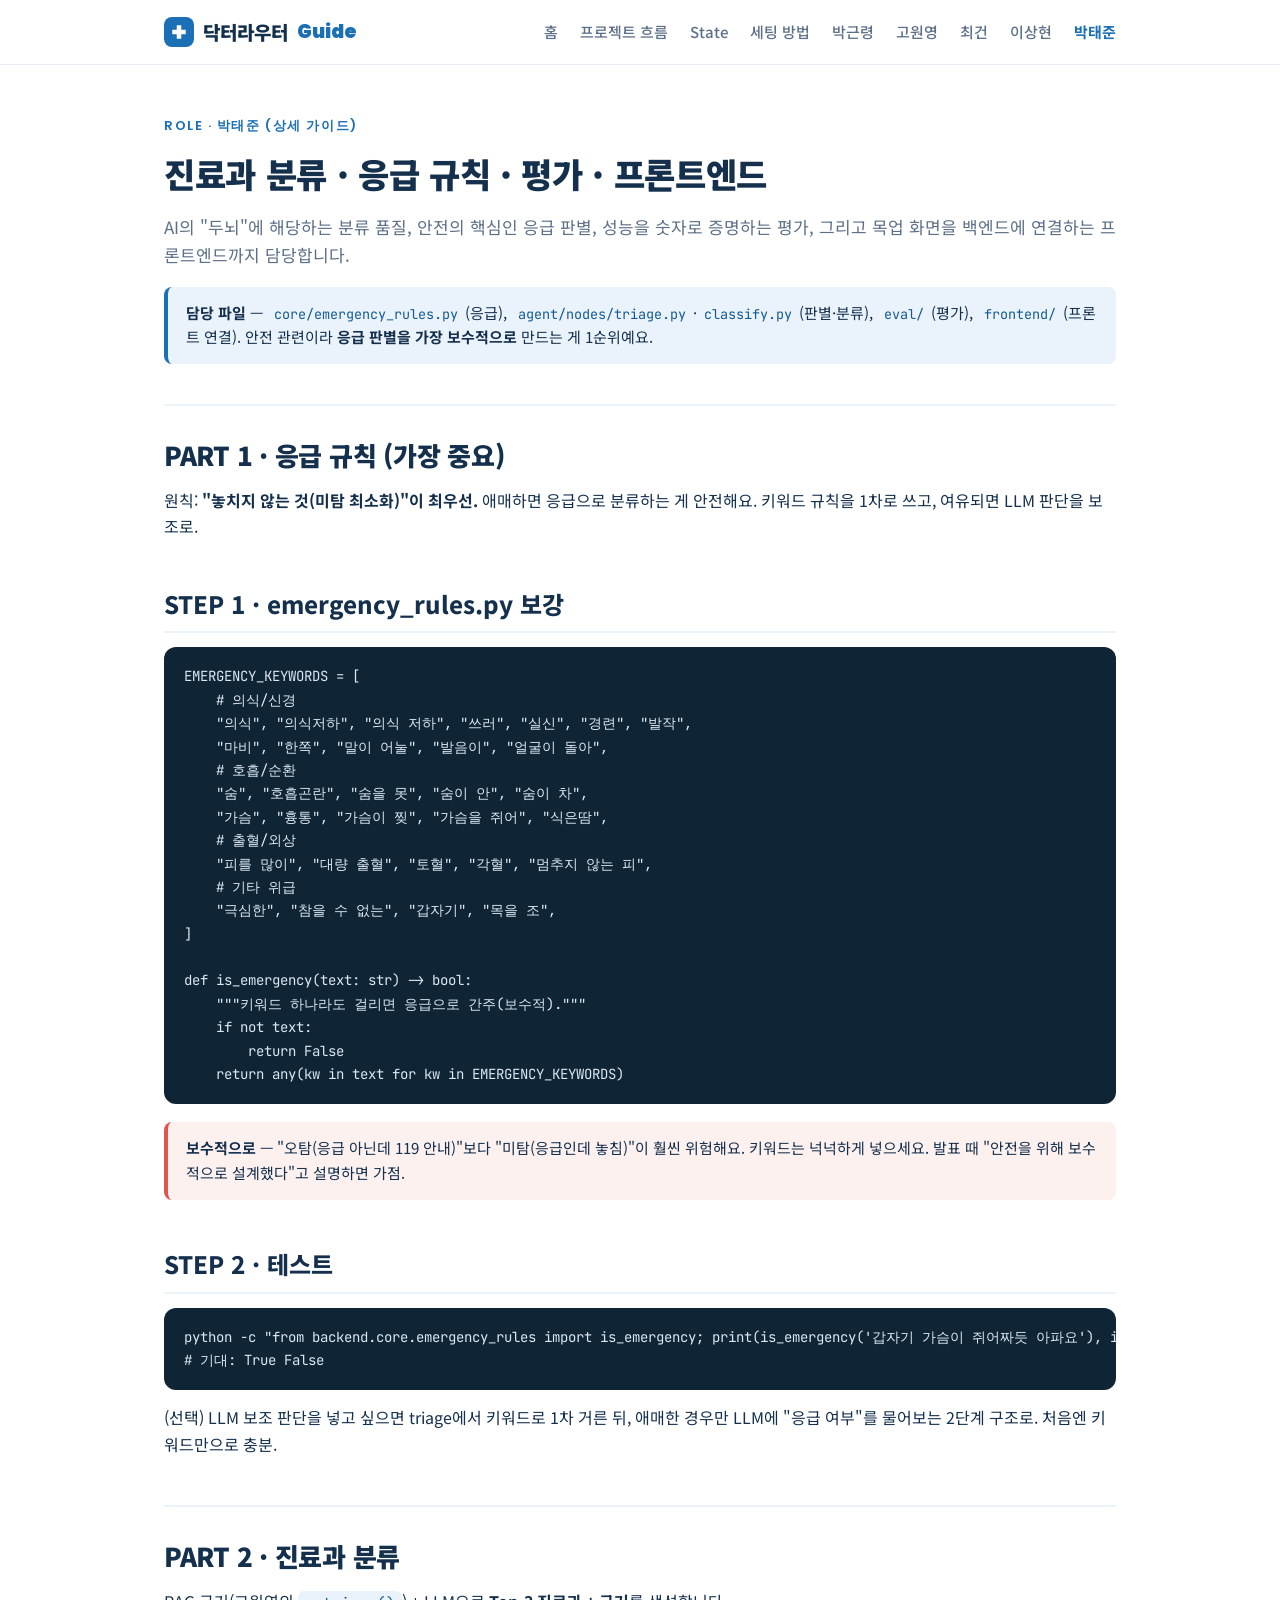
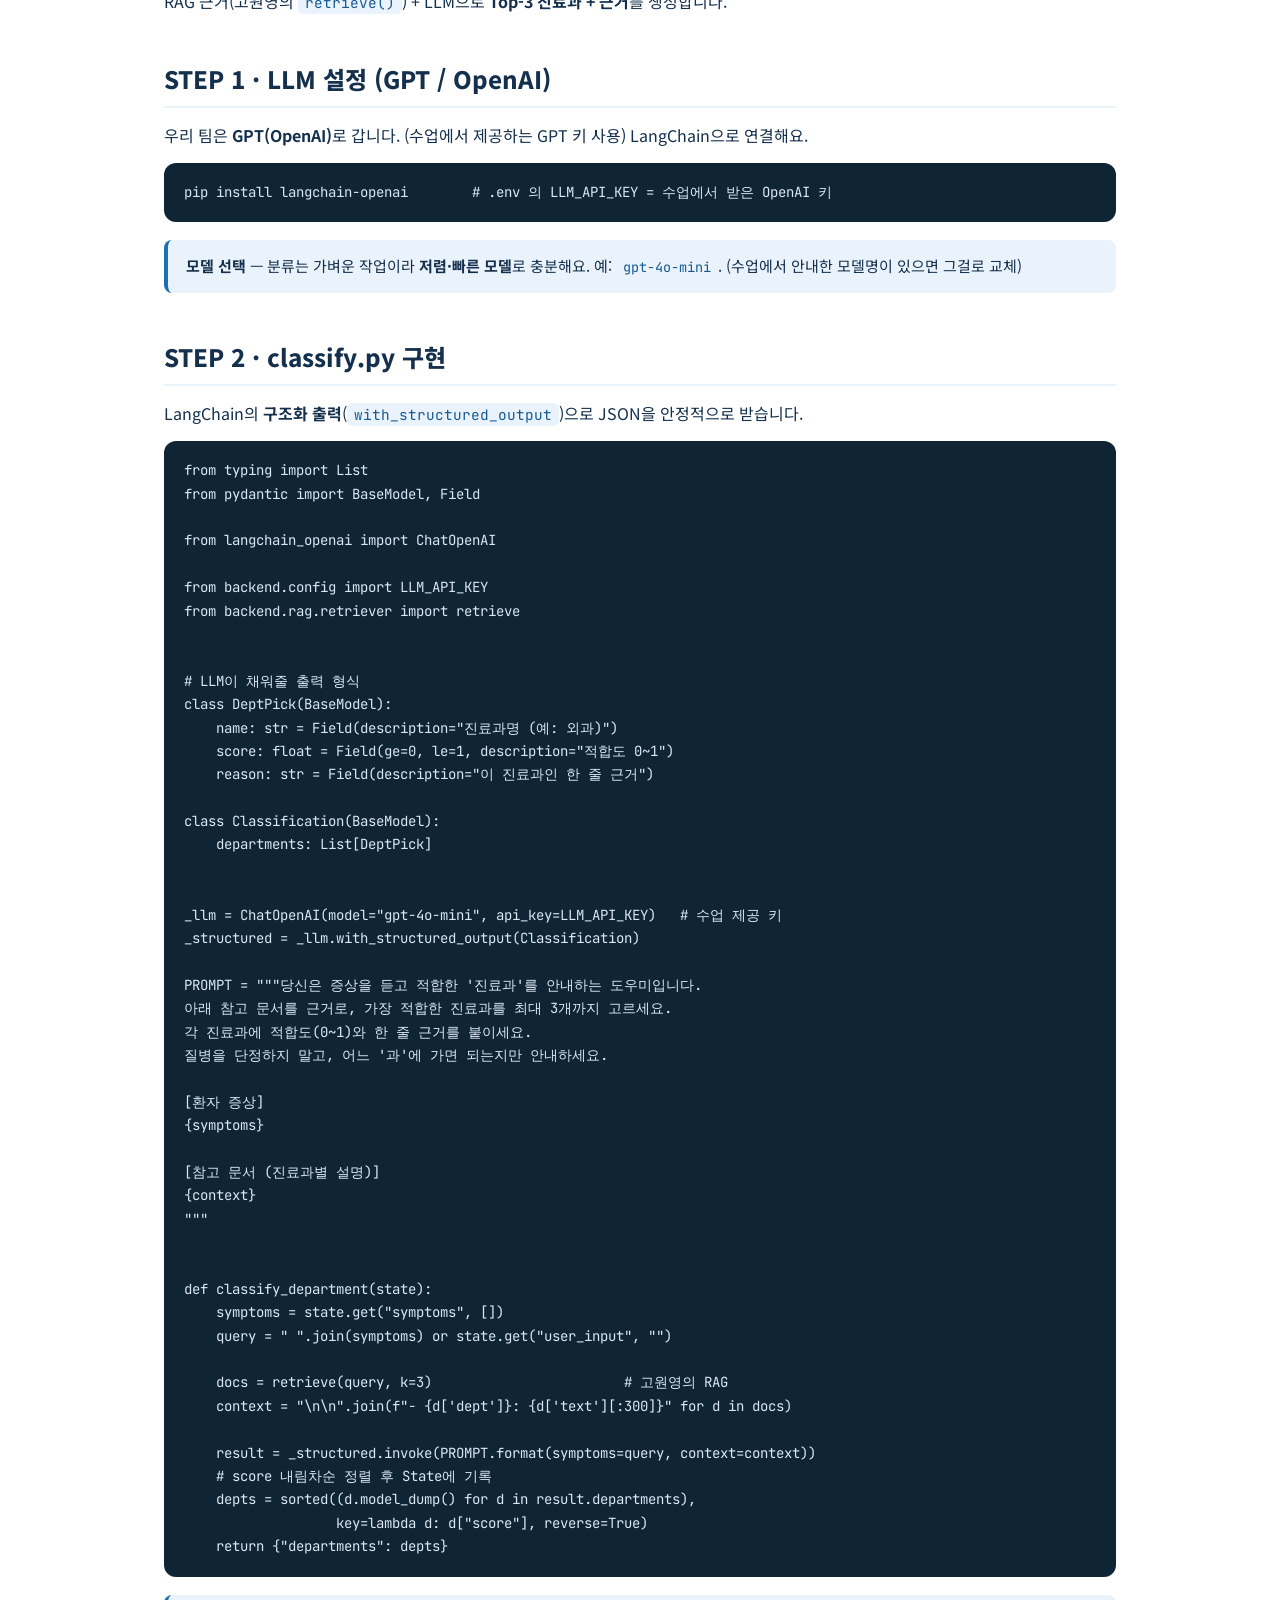
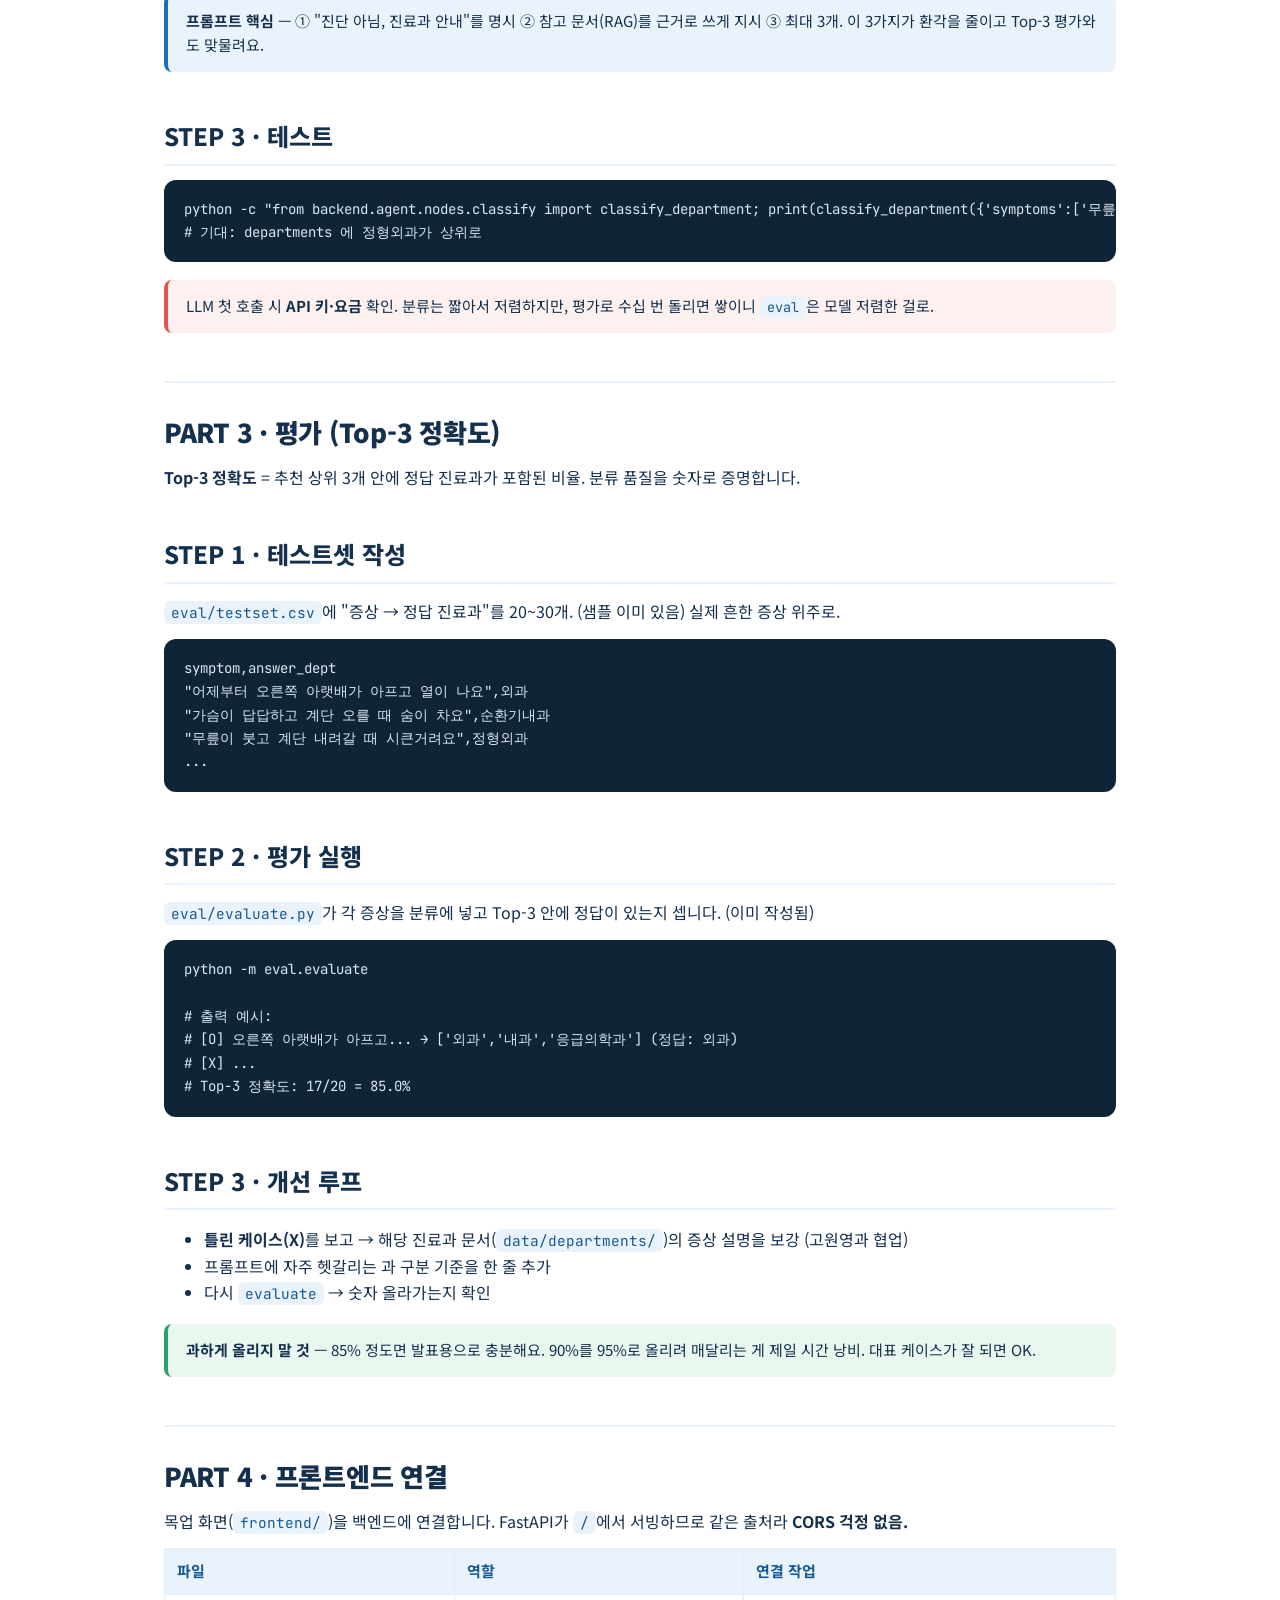
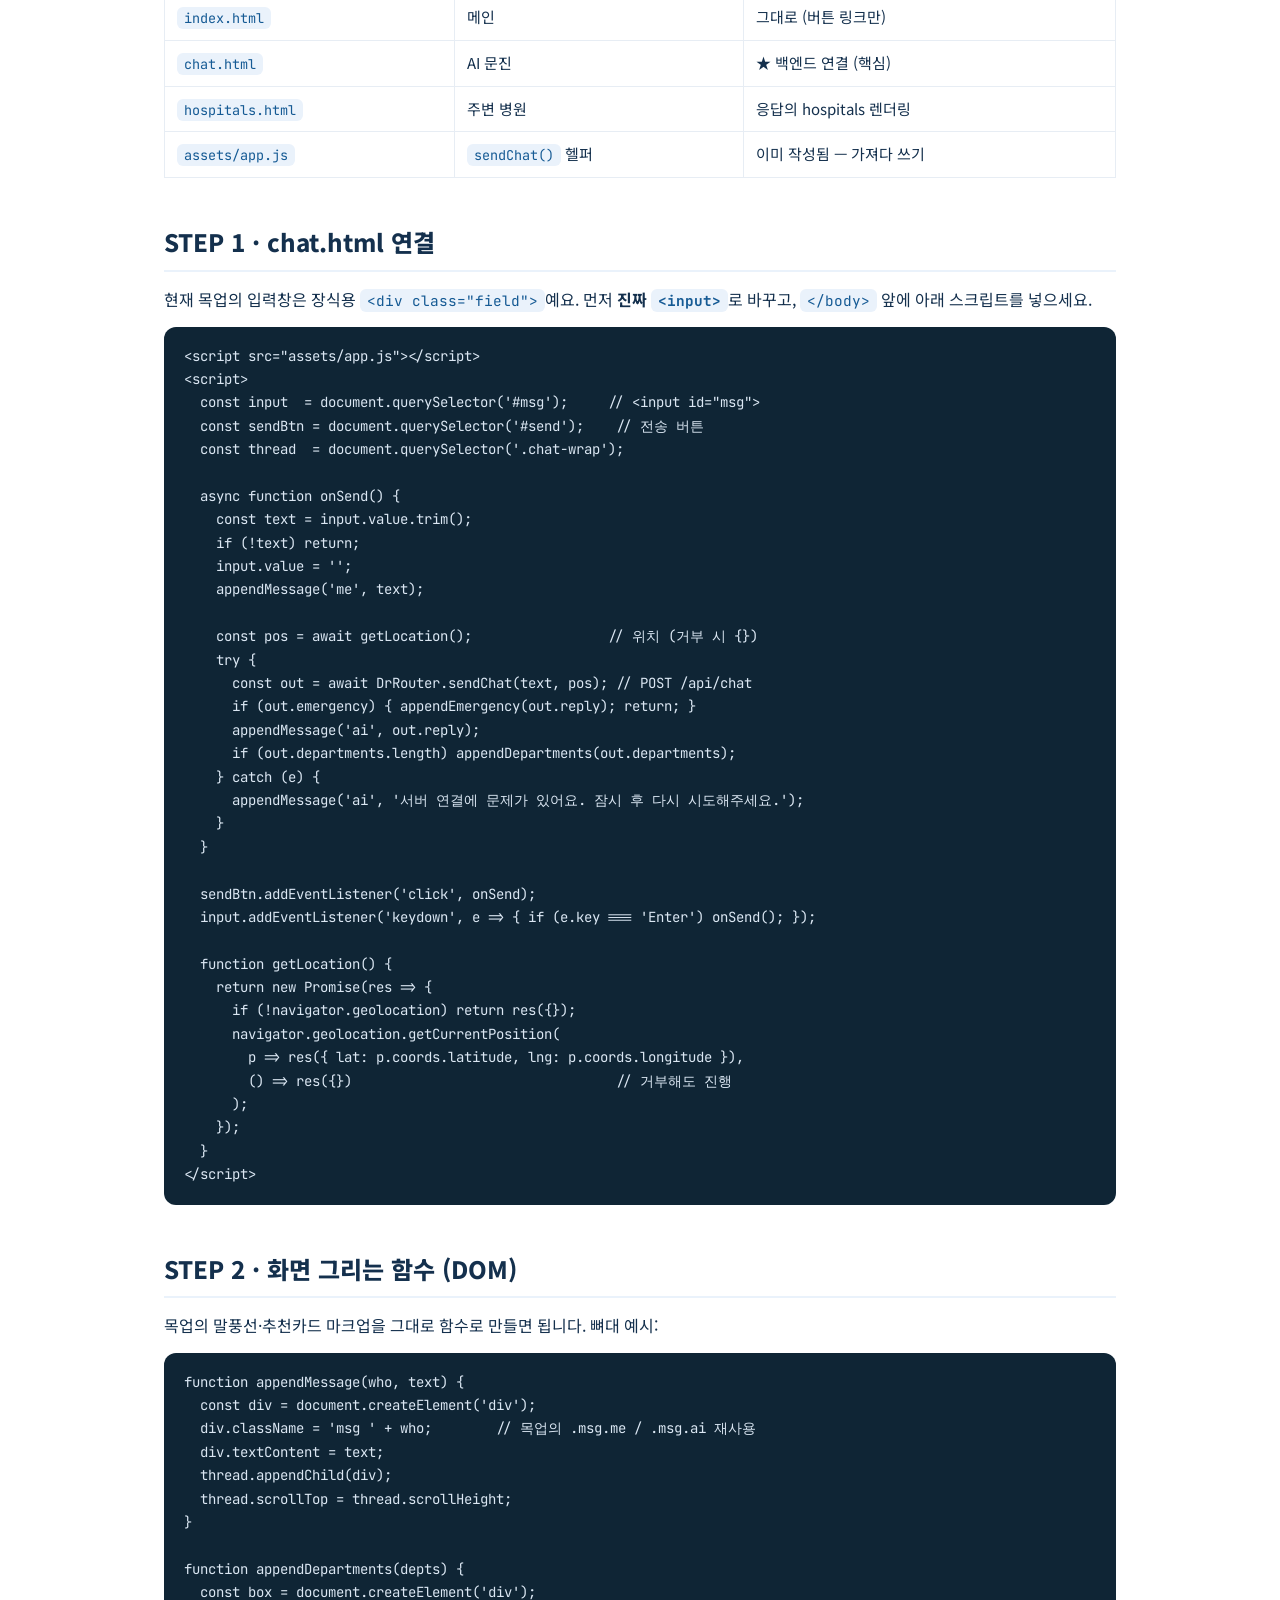
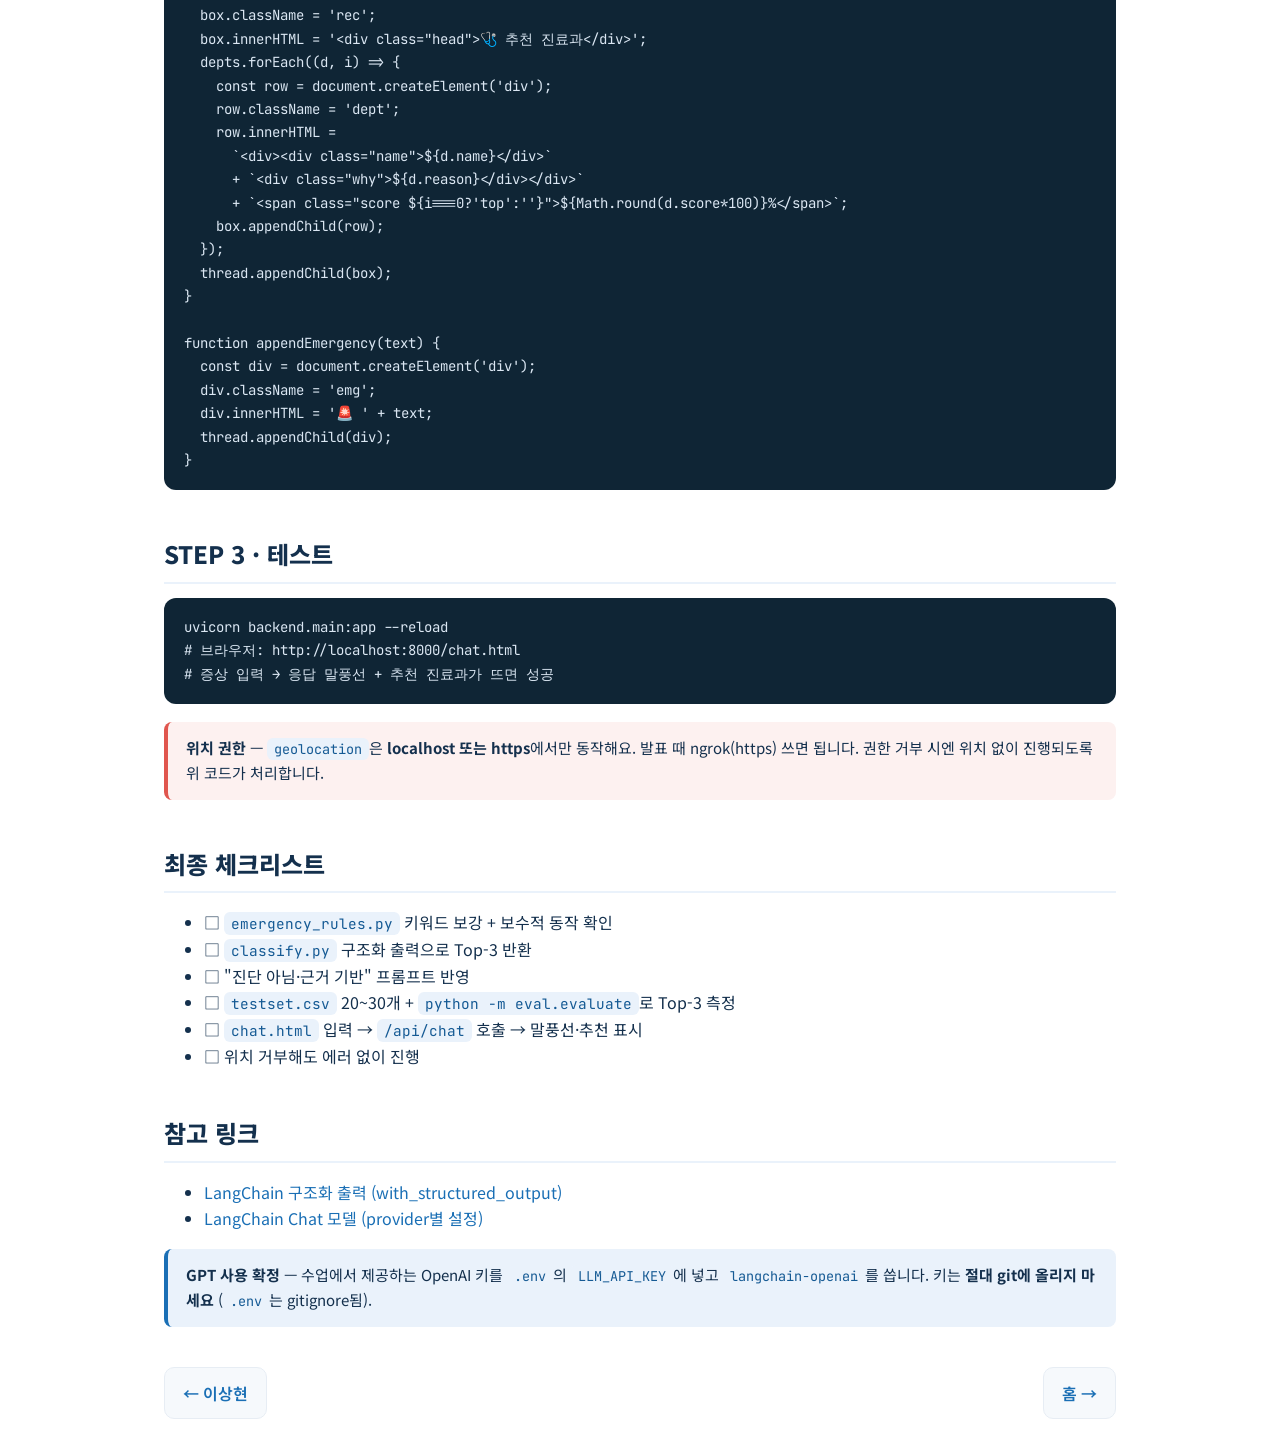
<file: guide/role-e.html>
<!doctype html>
<html lang="ko">
<head>
<meta charset="utf-8">
<meta name="viewport" content="width=device-width, initial-scale=1">
<title>박태준 역할 (상세) · 닥터라우터 가이드</title>
<link rel="stylesheet" href="https://fonts.googleapis.com/css2?family=Noto+Sans+KR:wght@400;500;700;900&family=Poppins:wght@600;700&family=JetBrains+Mono:wght@400;600&display=swap">
<link rel="stylesheet" href="assets/guide.css">
</head>
<body>
<header class="nav"><div class="nav-in">
  <span class="brand"><span class="mark"><svg width="18" height="18" viewBox="0 0 24 24"><path d="M9 3h6v6h6v6h-6v6H9v-6H3V9h6z" fill="#fff"/></svg></span>닥터라우터 <span class="en">Guide</span></span>
  <a class="item" href="index.html">홈</a>
  <a class="item" href="flow.html">프로젝트 흐름</a>
  <a class="item" href="state.html">State</a>
  <a class="item" href="setup.html">세팅 방법</a>
  <a class="item" href="role-a.html">박근령</a>
  <a class="item" href="role-b.html">고원영</a>
  <a class="item" href="role-c.html">최건</a>
  <a class="item" href="role-d.html">이상현</a>
  <a class="item active" href="role-e.html">박태준</a>
</div></header>

<main class="wrap">
  <p class="eyebrow">Role · 박태준 (상세 가이드)</p>
  <h1>진료과 분류 · 응급 규칙 · 평가 · 프론트엔드</h1>
  <p class="lead">AI의 "두뇌"에 해당하는 분류 품질, 안전의 핵심인 응급 판별, 성능을 숫자로 증명하는 평가, 그리고 목업 화면을 백엔드에 연결하는 프론트엔드까지 담당합니다.</p>

  <div class="callout"><b>담당 파일</b> — <code>core/emergency_rules.py</code>(응급), <code>agent/nodes/triage.py</code>·<code>classify.py</code>(판별·분류), <code>eval/</code>(평가), <code>frontend/</code>(프론트 연결). 안전 관련이라 <b>응급 판별을 가장 보수적으로</b> 만드는 게 1순위예요.</div>

  <h1 style="font-size:26px;margin-top:40px;border-top:2px solid var(--soft);padding-top:28px">PART 1 · 응급 규칙 (가장 중요)</h1>
  <p>원칙: <b>"놓치지 않는 것(미탐 최소화)"이 최우선.</b> 애매하면 응급으로 분류하는 게 안전해요. 키워드 규칙을 1차로 쓰고, 여유되면 LLM 판단을 보조로.</p>

  <h2>STEP 1 · emergency_rules.py 보강</h2>
<pre><code>EMERGENCY_KEYWORDS = [
    # 의식/신경
    "의식", "의식저하", "의식 저하", "쓰러", "실신", "경련", "발작",
    "마비", "한쪽", "말이 어눌", "발음이", "얼굴이 돌아",
    # 호흡/순환
    "숨", "호흡곤란", "숨을 못", "숨이 안", "숨이 차",
    "가슴", "흉통", "가슴이 찢", "가슴을 쥐어", "식은땀",
    # 출혈/외상
    "피를 많이", "대량 출혈", "토혈", "각혈", "멈추지 않는 피",
    # 기타 위급
    "극심한", "참을 수 없는", "갑자기", "목을 조",
]

def is_emergency(text: str) -> bool:
    """키워드 하나라도 걸리면 응급으로 간주(보수적)."""
    if not text:
        return False
    return any(kw in text for kw in EMERGENCY_KEYWORDS)</code></pre>
  <div class="callout warn"><b>보수적으로</b> — "오탐(응급 아닌데 119 안내)"보다 "미탐(응급인데 놓침)"이 훨씬 위험해요. 키워드는 넉넉하게 넣으세요. 발표 때 "안전을 위해 보수적으로 설계했다"고 설명하면 가점.</div>

  <h2>STEP 2 · 테스트</h2>
<pre><code>python -c "from backend.core.emergency_rules import is_emergency; print(is_emergency('갑자기 가슴이 쥐어짜듯 아파요'), is_emergency('무릎이 시큰해요'))"
# 기대: True False</code></pre>
  <p>(선택) LLM 보조 판단을 넣고 싶으면 triage에서 키워드로 1차 거른 뒤, 애매한 경우만 LLM에 "응급 여부"를 물어보는 2단계 구조로. 처음엔 키워드만으로 충분.</p>

  <h1 style="font-size:26px;margin-top:48px;border-top:2px solid var(--soft);padding-top:28px">PART 2 · 진료과 분류</h1>
  <p>RAG 근거(고원영의 <code>retrieve()</code>) + LLM으로 <b>Top-3 진료과 + 근거</b>를 생성합니다.</p>

  <h2>STEP 1 · LLM 설정 (GPT / OpenAI)</h2>
  <p>우리 팀은 <b>GPT(OpenAI)</b>로 갑니다. (수업에서 제공하는 GPT 키 사용) LangChain으로 연결해요.</p>
<pre><code>pip install langchain-openai        # .env 의 LLM_API_KEY = 수업에서 받은 OpenAI 키</code></pre>
  <div class="callout"><b>모델 선택</b> — 분류는 가벼운 작업이라 <b>저렴·빠른 모델</b>로 충분해요. 예: <code>gpt-4o-mini</code>. (수업에서 안내한 모델명이 있으면 그걸로 교체)</div>

  <h2>STEP 2 · classify.py 구현</h2>
  <p>LangChain의 <b>구조화 출력</b>(<code>with_structured_output</code>)으로 JSON을 안정적으로 받습니다.</p>
<pre><code>from typing import List
from pydantic import BaseModel, Field

from langchain_openai import ChatOpenAI

from backend.config import LLM_API_KEY
from backend.rag.retriever import retrieve


# LLM이 채워줄 출력 형식
class DeptPick(BaseModel):
    name: str = Field(description="진료과명 (예: 외과)")
    score: float = Field(ge=0, le=1, description="적합도 0~1")
    reason: str = Field(description="이 진료과인 한 줄 근거")

class Classification(BaseModel):
    departments: List[DeptPick]


_llm = ChatOpenAI(model="gpt-4o-mini", api_key=LLM_API_KEY)   # 수업 제공 키
_structured = _llm.with_structured_output(Classification)

PROMPT = """당신은 증상을 듣고 적합한 '진료과'를 안내하는 도우미입니다.
아래 참고 문서를 근거로, 가장 적합한 진료과를 최대 3개까지 고르세요.
각 진료과에 적합도(0~1)와 한 줄 근거를 붙이세요.
질병을 단정하지 말고, 어느 '과'에 가면 되는지만 안내하세요.

[환자 증상]
{symptoms}

[참고 문서 (진료과별 설명)]
{context}
"""


def classify_department(state):
    symptoms = state.get("symptoms", [])
    query = " ".join(symptoms) or state.get("user_input", "")

    docs = retrieve(query, k=3)                        # 고원영의 RAG
    context = "\n\n".join(f"- {d['dept']}: {d['text'][:300]}" for d in docs)

    result = _structured.invoke(PROMPT.format(symptoms=query, context=context))
    # score 내림차순 정렬 후 State에 기록
    depts = sorted((d.model_dump() for d in result.departments),
                   key=lambda d: d["score"], reverse=True)
    return {"departments": depts}</code></pre>
  <div class="callout"><b>프롬프트 핵심</b> — ① "진단 아님, 진료과 안내"를 명시 ② 참고 문서(RAG)를 근거로 쓰게 지시 ③ 최대 3개. 이 3가지가 환각을 줄이고 Top-3 평가와도 맞물려요.</div>

  <h2>STEP 3 · 테스트</h2>
<pre><code>python -c "from backend.agent.nodes.classify import classify_department; print(classify_department({'symptoms':['무릎 통증','부기']}))"
# 기대: departments 에 정형외과가 상위로</code></pre>
  <div class="callout warn">LLM 첫 호출 시 <b>API 키·요금</b> 확인. 분류는 짧아서 저렴하지만, 평가로 수십 번 돌리면 쌓이니 <code>eval</code>은 모델 저렴한 걸로.</div>

  <h1 style="font-size:26px;margin-top:48px;border-top:2px solid var(--soft);padding-top:28px">PART 3 · 평가 (Top-3 정확도)</h1>
  <p><b>Top-3 정확도</b> = 추천 상위 3개 안에 정답 진료과가 포함된 비율. 분류 품질을 숫자로 증명합니다.</p>

  <h2>STEP 1 · 테스트셋 작성</h2>
  <p><code>eval/testset.csv</code>에 "증상 → 정답 진료과"를 20~30개. (샘플 이미 있음) 실제 흔한 증상 위주로.</p>
<pre><code>symptom,answer_dept
"어제부터 오른쪽 아랫배가 아프고 열이 나요",외과
"가슴이 답답하고 계단 오를 때 숨이 차요",순환기내과
"무릎이 붓고 계단 내려갈 때 시큰거려요",정형외과
...</code></pre>

  <h2>STEP 2 · 평가 실행</h2>
  <p><code>eval/evaluate.py</code>가 각 증상을 분류에 넣고 Top-3 안에 정답이 있는지 셉니다. (이미 작성됨)</p>
<pre><code>python -m eval.evaluate

# 출력 예시:
# [O] 오른쪽 아랫배가 아프고... → ['외과','내과','응급의학과'] (정답: 외과)
# [X] ...
# Top-3 정확도: 17/20 = 85.0%</code></pre>

  <h2>STEP 3 · 개선 루프</h2>
  <ul>
    <li><b>틀린 케이스(X)</b>를 보고 → 해당 진료과 문서(<code>data/departments/</code>)의 증상 설명을 보강 (고원영과 협업)</li>
    <li>프롬프트에 자주 헷갈리는 과 구분 기준을 한 줄 추가</li>
    <li>다시 <code>evaluate</code> → 숫자 올라가는지 확인</li>
  </ul>
  <div class="callout ok"><b>과하게 올리지 말 것</b> — 85% 정도면 발표용으로 충분해요. 90%를 95%로 올리려 매달리는 게 제일 시간 낭비. 대표 케이스가 잘 되면 OK.</div>

  <h1 style="font-size:26px;margin-top:48px;border-top:2px solid var(--soft);padding-top:28px">PART 4 · 프론트엔드 연결</h1>
  <p>목업 화면(<code>frontend/</code>)을 백엔드에 연결합니다. FastAPI가 <code>/</code>에서 서빙하므로 같은 출처라 <b>CORS 걱정 없음.</b></p>
  <table>
    <tr><th>파일</th><th>역할</th><th>연결 작업</th></tr>
    <tr><td><code>index.html</code></td><td>메인</td><td>그대로 (버튼 링크만)</td></tr>
    <tr><td><code>chat.html</code></td><td>AI 문진</td><td>★ 백엔드 연결 (핵심)</td></tr>
    <tr><td><code>hospitals.html</code></td><td>주변 병원</td><td>응답의 hospitals 렌더링</td></tr>
    <tr><td><code>assets/app.js</code></td><td><code>sendChat()</code> 헬퍼</td><td>이미 작성됨 — 가져다 쓰기</td></tr>
  </table>

  <h2>STEP 1 · chat.html 연결</h2>
  <p>현재 목업의 입력창은 장식용 <code>&lt;div class="field"&gt;</code>예요. 먼저 <b>진짜 <code>&lt;input&gt;</code></b>로 바꾸고, <code>&lt;/body&gt;</code> 앞에 아래 스크립트를 넣으세요.</p>
<pre><code>&lt;script src="assets/app.js"&gt;&lt;/script&gt;
&lt;script&gt;
  const input  = document.querySelector('#msg');     // &lt;input id="msg"&gt;
  const sendBtn = document.querySelector('#send');    // 전송 버튼
  const thread  = document.querySelector('.chat-wrap');

  async function onSend() {
    const text = input.value.trim();
    if (!text) return;
    input.value = '';
    appendMessage('me', text);

    const pos = await getLocation();                 // 위치 (거부 시 {})
    try {
      const out = await DrRouter.sendChat(text, pos); // POST /api/chat
      if (out.emergency) { appendEmergency(out.reply); return; }
      appendMessage('ai', out.reply);
      if (out.departments.length) appendDepartments(out.departments);
    } catch (e) {
      appendMessage('ai', '서버 연결에 문제가 있어요. 잠시 후 다시 시도해주세요.');
    }
  }

  sendBtn.addEventListener('click', onSend);
  input.addEventListener('keydown', e =&gt; { if (e.key === 'Enter') onSend(); });

  function getLocation() {
    return new Promise(res =&gt; {
      if (!navigator.geolocation) return res({});
      navigator.geolocation.getCurrentPosition(
        p =&gt; res({ lat: p.coords.latitude, lng: p.coords.longitude }),
        () =&gt; res({})                                 // 거부해도 진행
      );
    });
  }
&lt;/script&gt;</code></pre>

  <h2>STEP 2 · 화면 그리는 함수 (DOM)</h2>
  <p>목업의 말풍선·추천카드 마크업을 그대로 함수로 만들면 됩니다. 뼈대 예시:</p>
<pre><code>function appendMessage(who, text) {
  const div = document.createElement('div');
  div.className = 'msg ' + who;        // 목업의 .msg.me / .msg.ai 재사용
  div.textContent = text;
  thread.appendChild(div);
  thread.scrollTop = thread.scrollHeight;
}

function appendDepartments(depts) {
  const box = document.createElement('div');
  box.className = 'rec';
  box.innerHTML = '&lt;div class="head"&gt;🩺 추천 진료과&lt;/div&gt;';
  depts.forEach((d, i) =&gt; {
    const row = document.createElement('div');
    row.className = 'dept';
    row.innerHTML =
      `&lt;div&gt;&lt;div class="name"&gt;${d.name}&lt;/div&gt;`
      + `&lt;div class="why"&gt;${d.reason}&lt;/div&gt;&lt;/div&gt;`
      + `&lt;span class="score ${i===0?'top':''}"&gt;${Math.round(d.score*100)}%&lt;/span&gt;`;
    box.appendChild(row);
  });
  thread.appendChild(box);
}

function appendEmergency(text) {
  const div = document.createElement('div');
  div.className = 'emg';
  div.innerHTML = '🚨 ' + text;
  thread.appendChild(div);
}</code></pre>

  <h2>STEP 3 · 테스트</h2>
<pre><code>uvicorn backend.main:app --reload
# 브라우저: http://localhost:8000/chat.html
# 증상 입력 → 응답 말풍선 + 추천 진료과가 뜨면 성공</code></pre>
  <div class="callout warn"><b>위치 권한</b> — <code>geolocation</code>은 <b>localhost 또는 https</b>에서만 동작해요. 발표 때 ngrok(https) 쓰면 됩니다. 권한 거부 시엔 위치 없이 진행되도록 위 코드가 처리합니다.</div>

  <h2>최종 체크리스트</h2>
  <ul>
    <li>□ <code>emergency_rules.py</code> 키워드 보강 + 보수적 동작 확인</li>
    <li>□ <code>classify.py</code> 구조화 출력으로 Top-3 반환</li>
    <li>□ "진단 아님·근거 기반" 프롬프트 반영</li>
    <li>□ <code>testset.csv</code> 20~30개 + <code>python -m eval.evaluate</code>로 Top-3 측정</li>
    <li>□ <code>chat.html</code> 입력 → <code>/api/chat</code> 호출 → 말풍선·추천 표시</li>
    <li>□ 위치 거부해도 에러 없이 진행</li>
  </ul>

  <h2>참고 링크</h2>
  <ul>
    <li><a href="https://python.langchain.com/docs/concepts/structured_outputs/" target="_blank">LangChain 구조화 출력 (with_structured_output)</a></li>
    <li><a href="https://python.langchain.com/docs/integrations/chat/" target="_blank">LangChain Chat 모델 (provider별 설정)</a></li>
  </ul>
  <div class="callout"><b>GPT 사용 확정</b> — 수업에서 제공하는 OpenAI 키를 <code>.env</code>의 <code>LLM_API_KEY</code>에 넣고 <code>langchain-openai</code>를 씁니다. 키는 <b>절대 git에 올리지 마세요</b> (<code>.env</code>는 gitignore됨).</div>

  <div class="pager"><a href="role-d.html">← 이상현</a><a href="index.html">홈 →</a></div>
</main>
<div class="footer">닥터라우터(Dr.Router) 개발 가이드 · 박태준 (상세)</div>
</body>
</html>
</file>
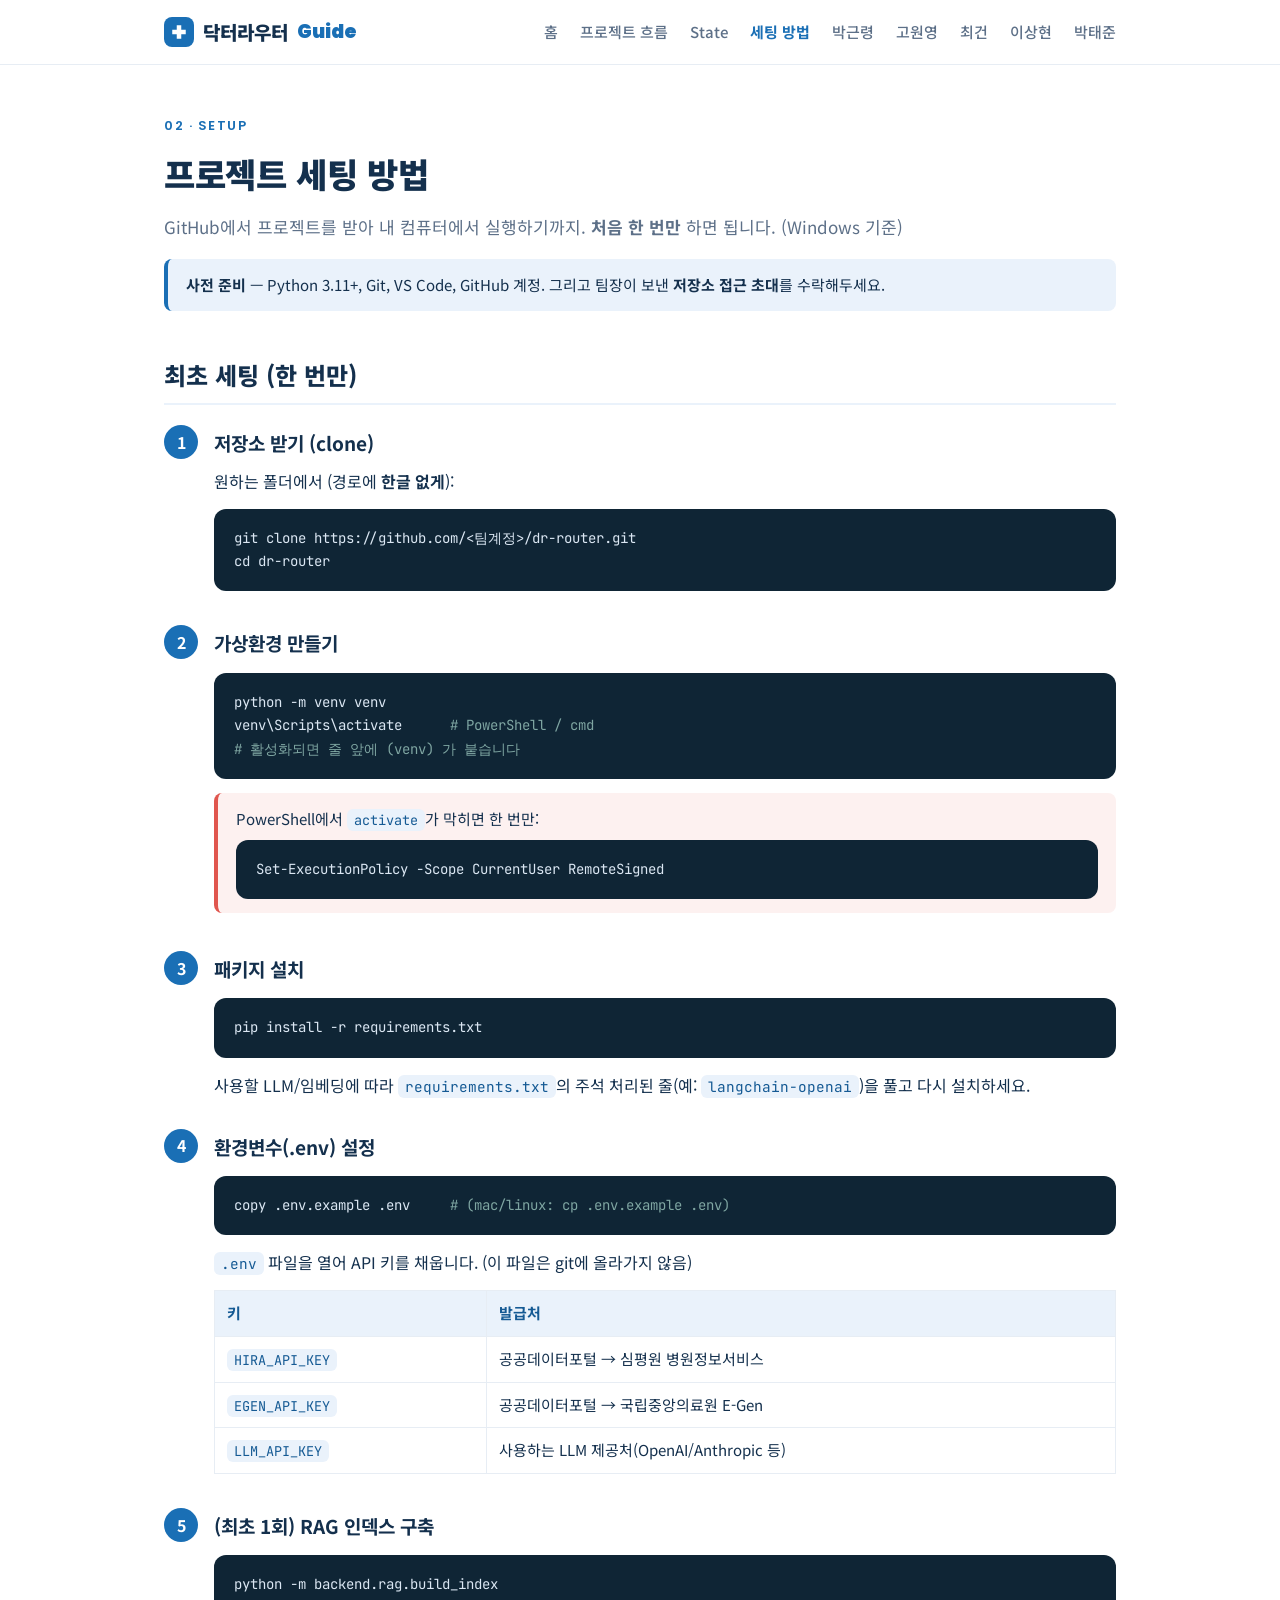
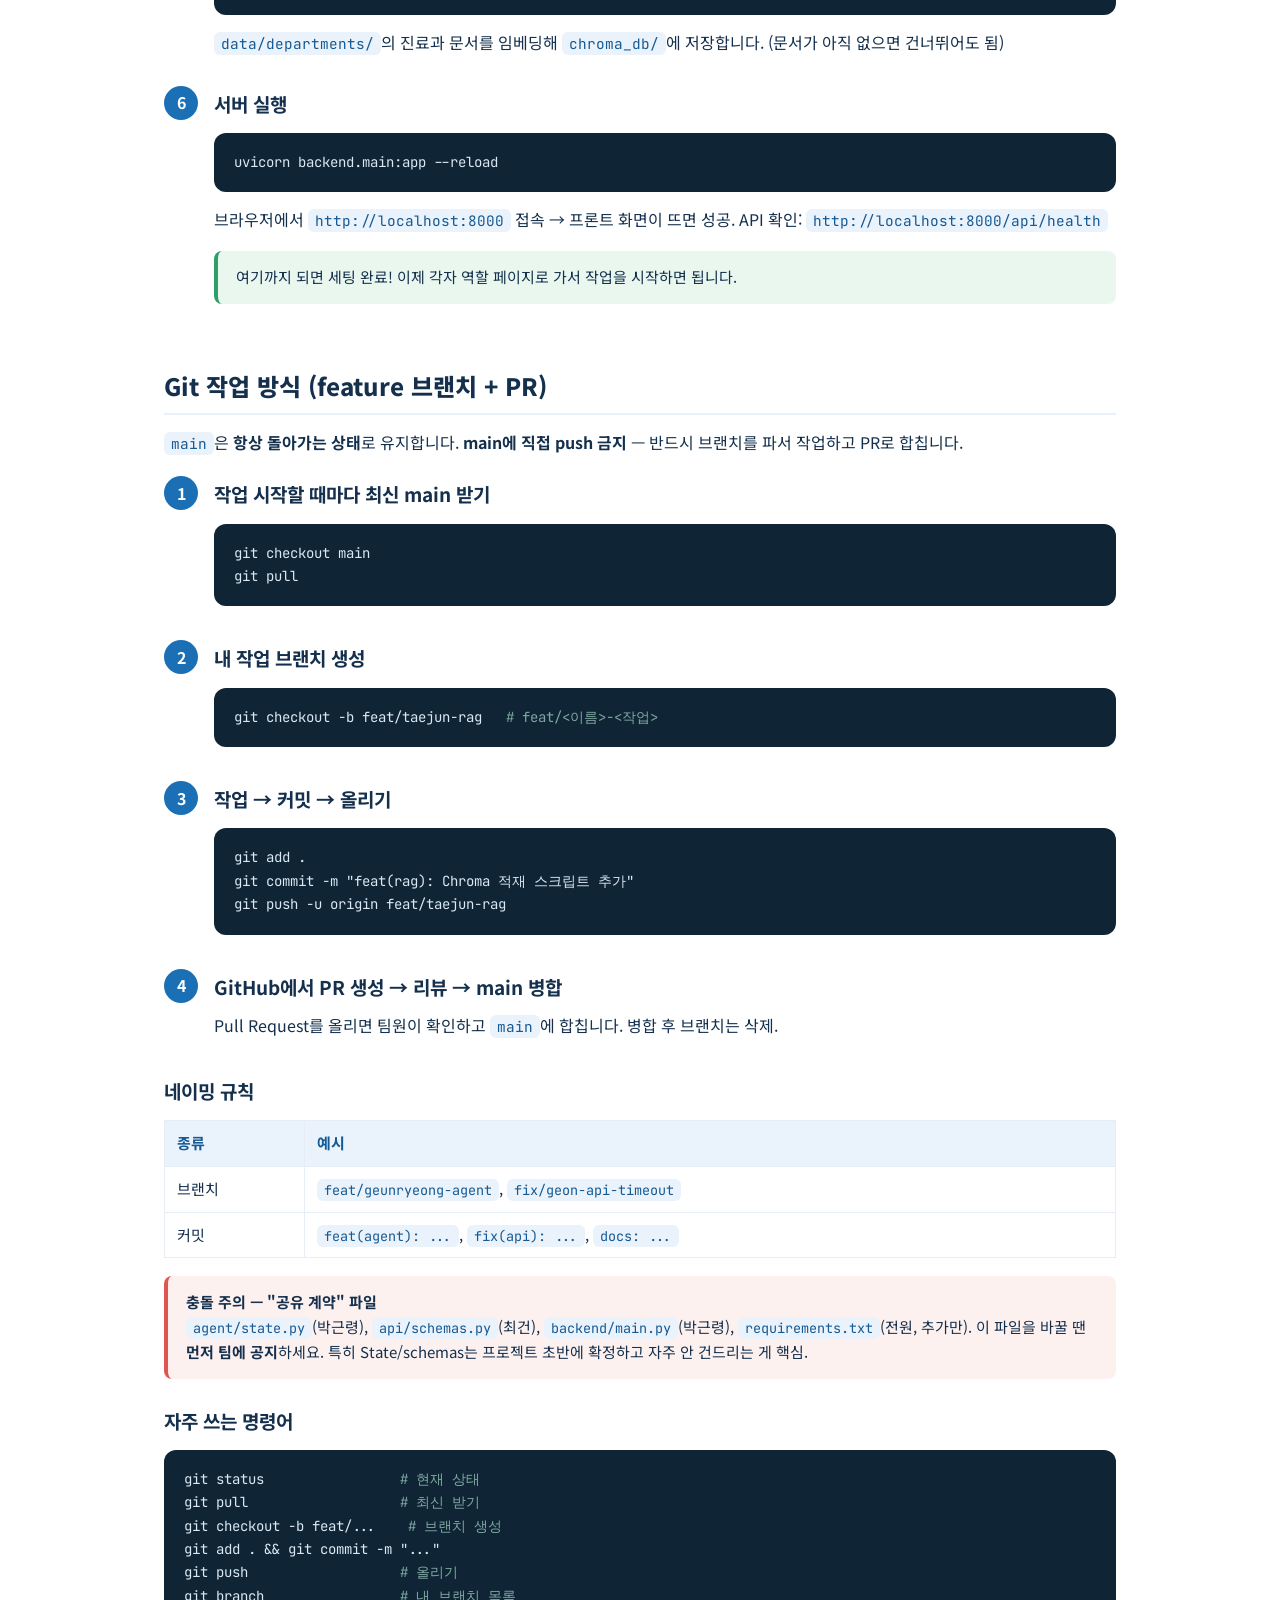
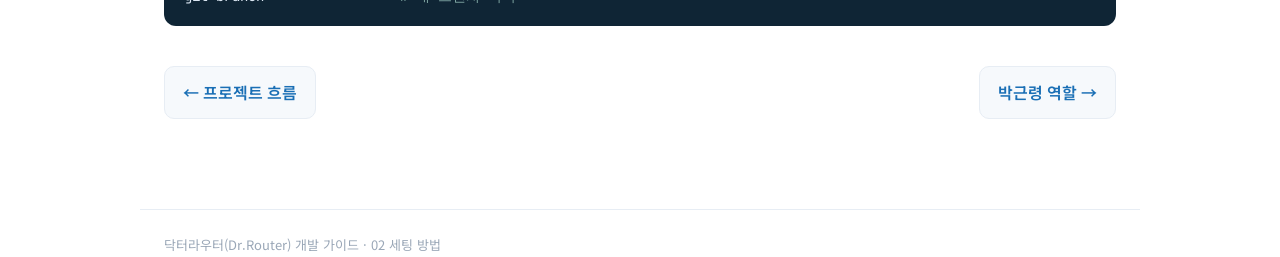
<file: guide/setup.html>
<!doctype html>
<html lang="ko">
<head>
<meta charset="utf-8">
<meta name="viewport" content="width=device-width, initial-scale=1">
<title>세팅 방법 · 닥터라우터 가이드</title>
<link rel="stylesheet" href="https://fonts.googleapis.com/css2?family=Noto+Sans+KR:wght@400;500;700;900&family=Poppins:wght@600;700&family=JetBrains+Mono:wght@400;600&display=swap">
<link rel="stylesheet" href="assets/guide.css">
</head>
<body>
<header class="nav"><div class="nav-in">
  <span class="brand"><span class="mark"><svg width="18" height="18" viewBox="0 0 24 24"><path d="M9 3h6v6h6v6h-6v6H9v-6H3V9h6z" fill="#fff"/></svg></span>닥터라우터 <span class="en">Guide</span></span>
  <a class="item" href="index.html">홈</a>
  <a class="item" href="flow.html">프로젝트 흐름</a>
  <a class="item" href="state.html">State</a>
  <a class="item active" href="setup.html">세팅 방법</a>
  <a class="item" href="role-a.html">박근령</a>
  <a class="item" href="role-b.html">고원영</a>
  <a class="item" href="role-c.html">최건</a>
  <a class="item" href="role-d.html">이상현</a>
  <a class="item" href="role-e.html">박태준</a>
</div></header>

<main class="wrap">
  <p class="eyebrow">02 · Setup</p>
  <h1>프로젝트 세팅 방법</h1>
  <p class="lead">GitHub에서 프로젝트를 받아 내 컴퓨터에서 실행하기까지. <b>처음 한 번만</b> 하면 됩니다. (Windows 기준)</p>

  <div class="callout"><b>사전 준비</b> — Python 3.11+, Git, VS Code, GitHub 계정. 그리고 팀장이 보낸 <b>저장소 접근 초대</b>를 수락해두세요.</div>

  <h2>최초 세팅 (한 번만)</h2>

  <div class="step"><div class="n">1</div><div class="b">
    <h3>저장소 받기 (clone)</h3>
    <p>원하는 폴더에서 (경로에 <b>한글 없게</b>):</p>
<pre><code>git clone https://github.com/&lt;팀계정&gt;/dr-router.git
cd dr-router</code></pre>
  </div></div>

  <div class="step"><div class="n">2</div><div class="b">
    <h3>가상환경 만들기</h3>
<pre><code>python -m venv venv
venv\Scripts\activate      <span style="color:#7fa6a2"># PowerShell / cmd</span>
<span style="color:#7fa6a2"># 활성화되면 줄 앞에 (venv) 가 붙습니다</span></code></pre>
    <div class="callout warn" style="margin-top:8px">PowerShell에서 <code>activate</code>가 막히면 한 번만:
<pre style="margin:8px 0 0"><code>Set-ExecutionPolicy -Scope CurrentUser RemoteSigned</code></pre></div>
  </div></div>

  <div class="step"><div class="n">3</div><div class="b">
    <h3>패키지 설치</h3>
<pre><code>pip install -r requirements.txt</code></pre>
    <p>사용할 LLM/임베딩에 따라 <code>requirements.txt</code>의 주석 처리된 줄(예: <code>langchain-openai</code>)을 풀고 다시 설치하세요.</p>
  </div></div>

  <div class="step"><div class="n">4</div><div class="b">
    <h3>환경변수(.env) 설정</h3>
<pre><code>copy .env.example .env     <span style="color:#7fa6a2"># (mac/linux: cp .env.example .env)</span></code></pre>
    <p><code>.env</code> 파일을 열어 API 키를 채웁니다. (이 파일은 git에 올라가지 않음)</p>
    <table>
      <tr><th>키</th><th>발급처</th></tr>
      <tr><td><code>HIRA_API_KEY</code></td><td>공공데이터포털 → 심평원 병원정보서비스</td></tr>
      <tr><td><code>EGEN_API_KEY</code></td><td>공공데이터포털 → 국립중앙의료원 E-Gen</td></tr>
      <tr><td><code>LLM_API_KEY</code></td><td>사용하는 LLM 제공처(OpenAI/Anthropic 등)</td></tr>
    </table>
  </div></div>

  <div class="step"><div class="n">5</div><div class="b">
    <h3>(최초 1회) RAG 인덱스 구축</h3>
<pre><code>python -m backend.rag.build_index</code></pre>
    <p><code>data/departments/</code>의 진료과 문서를 임베딩해 <code>chroma_db/</code>에 저장합니다. (문서가 아직 없으면 건너뛰어도 됨)</p>
  </div></div>

  <div class="step"><div class="n">6</div><div class="b">
    <h3>서버 실행</h3>
<pre><code>uvicorn backend.main:app --reload</code></pre>
    <p>브라우저에서 <code>http://localhost:8000</code> 접속 → 프론트 화면이 뜨면 성공.
    API 확인: <code>http://localhost:8000/api/health</code></p>
    <div class="callout ok">여기까지 되면 세팅 완료! 이제 각자 역할 페이지로 가서 작업을 시작하면 됩니다.</div>
  </div></div>

  <h2>Git 작업 방식 (feature 브랜치 + PR)</h2>
  <p><code>main</code>은 <b>항상 돌아가는 상태</b>로 유지합니다. <b>main에 직접 push 금지</b> — 반드시 브랜치를 파서 작업하고 PR로 합칩니다.</p>

  <div class="step"><div class="n">1</div><div class="b">
    <h3>작업 시작할 때마다 최신 main 받기</h3>
<pre><code>git checkout main
git pull</code></pre>
  </div></div>
  <div class="step"><div class="n">2</div><div class="b">
    <h3>내 작업 브랜치 생성</h3>
<pre><code>git checkout -b feat/taejun-rag   <span style="color:#7fa6a2"># feat/&lt;이름&gt;-&lt;작업&gt;</span></code></pre>
  </div></div>
  <div class="step"><div class="n">3</div><div class="b">
    <h3>작업 → 커밋 → 올리기</h3>
<pre><code>git add .
git commit -m "feat(rag): Chroma 적재 스크립트 추가"
git push -u origin feat/taejun-rag</code></pre>
  </div></div>
  <div class="step"><div class="n">4</div><div class="b">
    <h3>GitHub에서 PR 생성 → 리뷰 → main 병합</h3>
    <p>Pull Request를 올리면 팀원이 확인하고 <code>main</code>에 합칩니다. 병합 후 브랜치는 삭제.</p>
  </div></div>

  <h3>네이밍 규칙</h3>
  <table>
    <tr><th>종류</th><th>예시</th></tr>
    <tr><td>브랜치</td><td><code>feat/geunryeong-agent</code>, <code>fix/geon-api-timeout</code></td></tr>
    <tr><td>커밋</td><td><code>feat(agent): ...</code>, <code>fix(api): ...</code>, <code>docs: ...</code></td></tr>
  </table>

  <div class="callout warn">
    <b>충돌 주의 — "공유 계약" 파일</b><br>
    <code>agent/state.py</code>(박근령), <code>api/schemas.py</code>(최건), <code>backend/main.py</code>(박근령), <code>requirements.txt</code>(전원, 추가만).
    이 파일을 바꿀 땐 <b>먼저 팀에 공지</b>하세요. 특히 State/schemas는 프로젝트 초반에 확정하고 자주 안 건드리는 게 핵심.
  </div>

  <h3>자주 쓰는 명령어</h3>
<pre><code>git status                 <span style="color:#7fa6a2"># 현재 상태</span>
git pull                   <span style="color:#7fa6a2"># 최신 받기</span>
git checkout -b feat/...    <span style="color:#7fa6a2"># 브랜치 생성</span>
git add . &amp;&amp; git commit -m "..."
git push                   <span style="color:#7fa6a2"># 올리기</span>
git branch                 <span style="color:#7fa6a2"># 내 브랜치 목록</span></code></pre>

  <div class="pager">
    <a href="flow.html">← 프로젝트 흐름</a>
    <a href="role-a.html">박근령 역할 →</a>
  </div>
</main>
<div class="footer">닥터라우터(Dr.Router) 개발 가이드 · 02 세팅 방법</div>
</body>
</html>
</file>
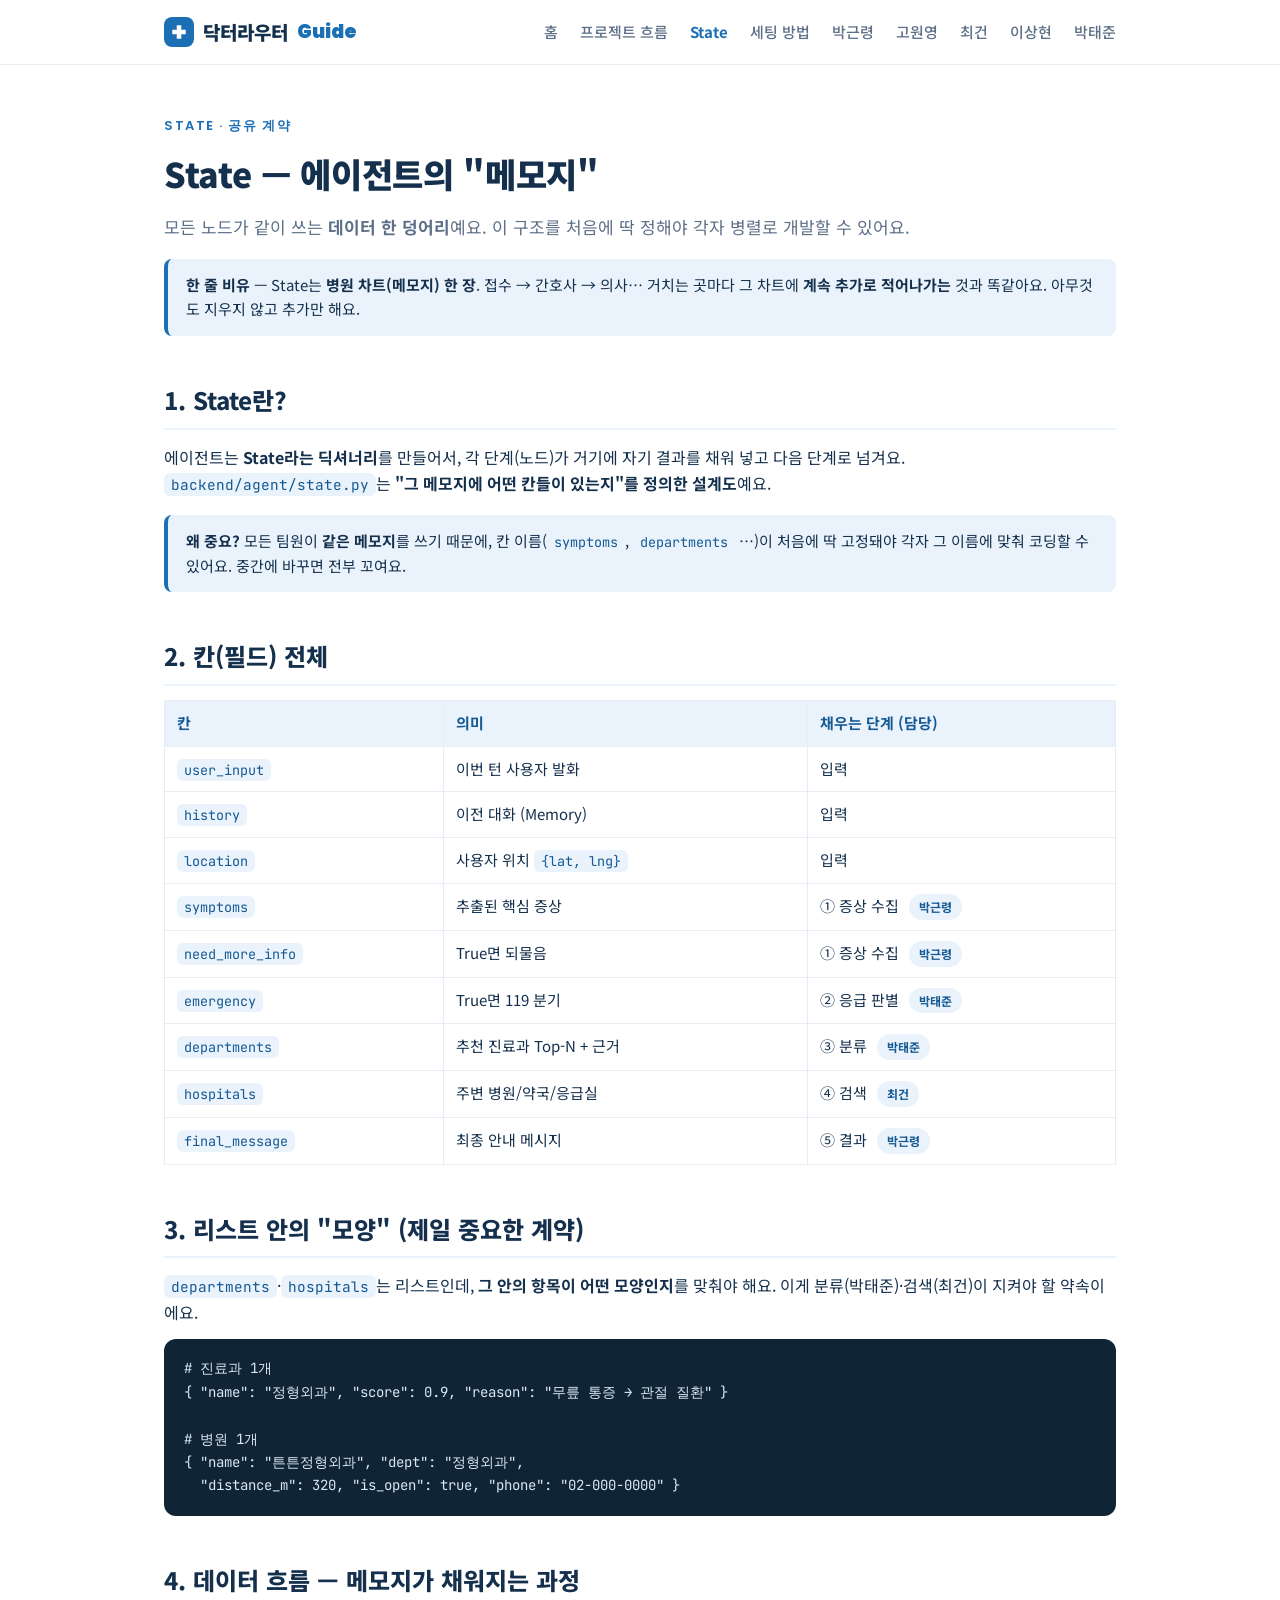
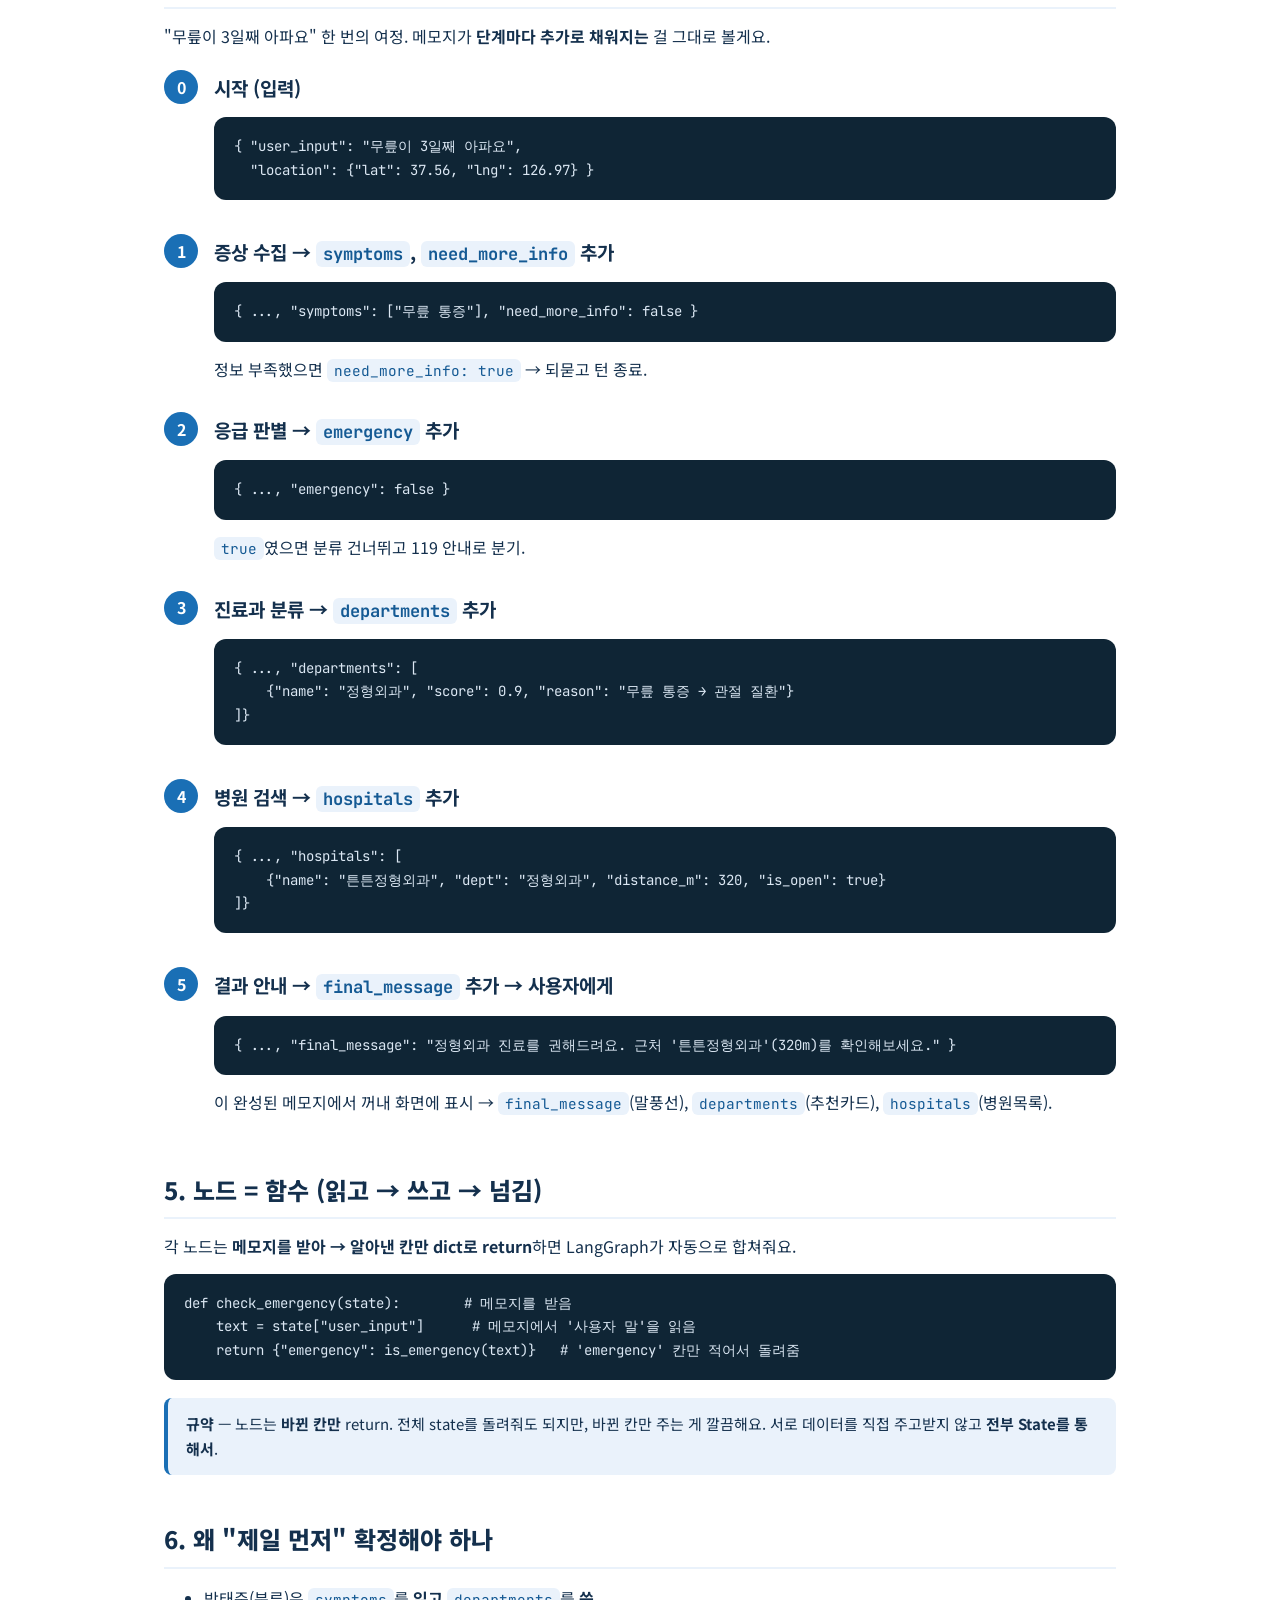
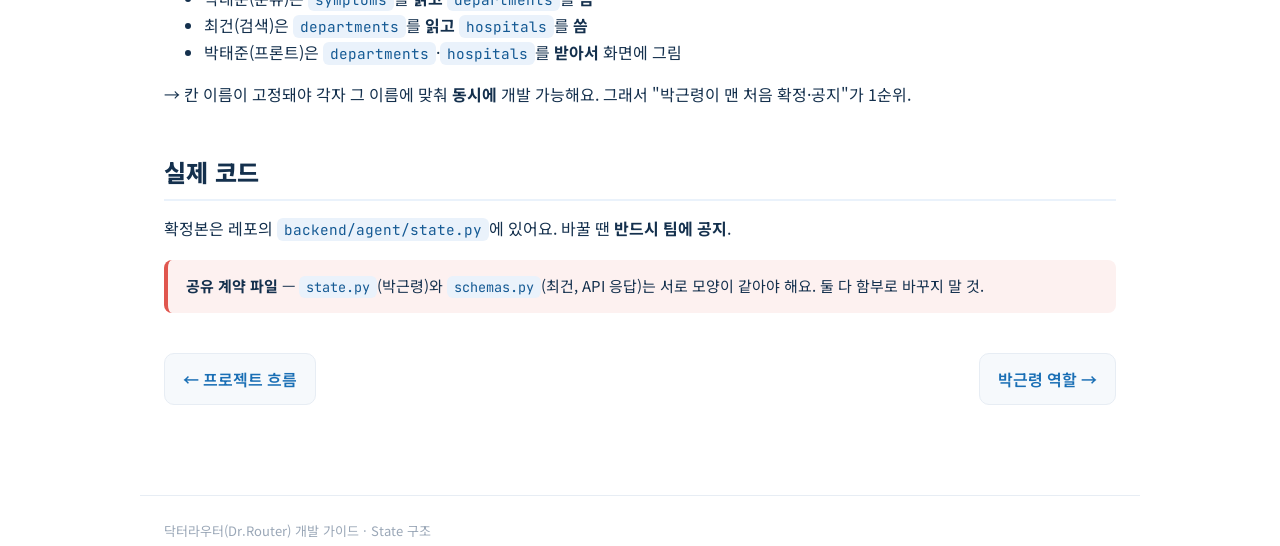
<file: guide/state.html>
<!doctype html>
<html lang="ko">
<head>
<meta charset="utf-8">
<meta name="viewport" content="width=device-width, initial-scale=1">
<title>State 구조 · 닥터라우터 가이드</title>
<link rel="stylesheet" href="https://fonts.googleapis.com/css2?family=Noto+Sans+KR:wght@400;500;700;900&family=Poppins:wght@600;700&family=JetBrains+Mono:wght@400;600&display=swap">
<link rel="stylesheet" href="assets/guide.css">
</head>
<body>
<header class="nav"><div class="nav-in">
  <span class="brand"><span class="mark"><svg width="18" height="18" viewBox="0 0 24 24"><path d="M9 3h6v6h6v6h-6v6H9v-6H3V9h6z" fill="#fff"/></svg></span>닥터라우터 <span class="en">Guide</span></span>
  <a class="item" href="index.html">홈</a>
  <a class="item" href="flow.html">프로젝트 흐름</a>
  <a class="item active" href="state.html">State</a>
  <a class="item" href="setup.html">세팅 방법</a>
  <a class="item" href="role-a.html">박근령</a>
  <a class="item" href="role-b.html">고원영</a>
  <a class="item" href="role-c.html">최건</a>
  <a class="item" href="role-d.html">이상현</a>
  <a class="item" href="role-e.html">박태준</a>
</div></header>

<main class="wrap">
  <p class="eyebrow">State · 공유 계약</p>
  <h1>State — 에이전트의 "메모지"</h1>
  <p class="lead">모든 노드가 같이 쓰는 <b>데이터 한 덩어리</b>예요. 이 구조를 처음에 딱 정해야 각자 병렬로 개발할 수 있어요.</p>

  <div class="callout"><b>한 줄 비유</b> — State는 <b>병원 차트(메모지) 한 장</b>. 접수 → 간호사 → 의사… 거치는 곳마다 그 차트에 <b>계속 추가로 적어나가는</b> 것과 똑같아요. 아무것도 지우지 않고 추가만 해요.</div>

  <h2>1. State란?</h2>
  <p>에이전트는 <b>State라는 딕셔너리</b>를 만들어서, 각 단계(노드)가 거기에 자기 결과를 채워 넣고 다음 단계로 넘겨요.
  <code>backend/agent/state.py</code>는 <b>"그 메모지에 어떤 칸들이 있는지"를 정의한 설계도</b>예요.</p>
  <div class="callout"><b>왜 중요?</b> 모든 팀원이 <b>같은 메모지</b>를 쓰기 때문에, 칸 이름(<code>symptoms</code>, <code>departments</code> …)이 처음에 딱 고정돼야 각자 그 이름에 맞춰 코딩할 수 있어요. 중간에 바꾸면 전부 꼬여요.</div>

  <h2>2. 칸(필드) 전체</h2>
  <table>
    <tr><th>칸</th><th>의미</th><th>채우는 단계 (담당)</th></tr>
    <tr><td><code>user_input</code></td><td>이번 턴 사용자 발화</td><td>입력</td></tr>
    <tr><td><code>history</code></td><td>이전 대화 (Memory)</td><td>입력</td></tr>
    <tr><td><code>location</code></td><td>사용자 위치 <code>{lat, lng}</code></td><td>입력</td></tr>
    <tr><td><code>symptoms</code></td><td>추출된 핵심 증상</td><td>① 증상 수집 <span class="badge">박근령</span></td></tr>
    <tr><td><code>need_more_info</code></td><td>True면 되물음</td><td>① 증상 수집 <span class="badge">박근령</span></td></tr>
    <tr><td><code>emergency</code></td><td>True면 119 분기</td><td>② 응급 판별 <span class="badge">박태준</span></td></tr>
    <tr><td><code>departments</code></td><td>추천 진료과 Top-N + 근거</td><td>③ 분류 <span class="badge">박태준</span></td></tr>
    <tr><td><code>hospitals</code></td><td>주변 병원/약국/응급실</td><td>④ 검색 <span class="badge">최건</span></td></tr>
    <tr><td><code>final_message</code></td><td>최종 안내 메시지</td><td>⑤ 결과 <span class="badge">박근령</span></td></tr>
  </table>

  <h2>3. 리스트 안의 "모양" (제일 중요한 계약)</h2>
  <p><code>departments</code>·<code>hospitals</code>는 리스트인데, <b>그 안의 항목이 어떤 모양인지</b>를 맞춰야 해요. 이게 분류(박태준)·검색(최건)이 지켜야 할 약속이에요.</p>
<pre><code># 진료과 1개
{ "name": "정형외과", "score": 0.9, "reason": "무릎 통증 → 관절 질환" }

# 병원 1개
{ "name": "튼튼정형외과", "dept": "정형외과",
  "distance_m": 320, "is_open": true, "phone": "02-000-0000" }</code></pre>

  <h2>4. 데이터 흐름 — 메모지가 채워지는 과정</h2>
  <p>"무릎이 3일째 아파요" 한 번의 여정. 메모지가 <b>단계마다 추가로 채워지는</b> 걸 그대로 볼게요.</p>

  <div class="step"><div class="n">0</div><div class="b">
    <h3>시작 (입력)</h3>
<pre><code>{ "user_input": "무릎이 3일째 아파요",
  "location": {"lat": 37.56, "lng": 126.97} }</code></pre>
  </div></div>
  <div class="step"><div class="n">1</div><div class="b">
    <h3>증상 수집 → <code>symptoms</code>, <code>need_more_info</code> 추가</h3>
<pre><code>{ ..., "symptoms": ["무릎 통증"], "need_more_info": false }</code></pre>
    <p>정보 부족했으면 <code>need_more_info: true</code> → 되묻고 턴 종료.</p>
  </div></div>
  <div class="step"><div class="n">2</div><div class="b">
    <h3>응급 판별 → <code>emergency</code> 추가</h3>
<pre><code>{ ..., "emergency": false }</code></pre>
    <p><code>true</code>였으면 분류 건너뛰고 119 안내로 분기.</p>
  </div></div>
  <div class="step"><div class="n">3</div><div class="b">
    <h3>진료과 분류 → <code>departments</code> 추가</h3>
<pre><code>{ ..., "departments": [
    {"name": "정형외과", "score": 0.9, "reason": "무릎 통증 → 관절 질환"}
]}</code></pre>
  </div></div>
  <div class="step"><div class="n">4</div><div class="b">
    <h3>병원 검색 → <code>hospitals</code> 추가</h3>
<pre><code>{ ..., "hospitals": [
    {"name": "튼튼정형외과", "dept": "정형외과", "distance_m": 320, "is_open": true}
]}</code></pre>
  </div></div>
  <div class="step"><div class="n">5</div><div class="b">
    <h3>결과 안내 → <code>final_message</code> 추가 → 사용자에게</h3>
<pre><code>{ ..., "final_message": "정형외과 진료를 권해드려요. 근처 '튼튼정형외과'(320m)를 확인해보세요." }</code></pre>
    <p>이 완성된 메모지에서 꺼내 화면에 표시 → <code>final_message</code>(말풍선), <code>departments</code>(추천카드), <code>hospitals</code>(병원목록).</p>
  </div></div>

  <h2>5. 노드 = 함수 (읽고 → 쓰고 → 넘김)</h2>
  <p>각 노드는 <b>메모지를 받아 → 알아낸 칸만 dict로 return</b>하면 LangGraph가 자동으로 합쳐줘요.</p>
<pre><code>def check_emergency(state):        # 메모지를 받음
    text = state["user_input"]      # 메모지에서 '사용자 말'을 읽음
    return {"emergency": is_emergency(text)}   # 'emergency' 칸만 적어서 돌려줌</code></pre>
  <div class="callout"><b>규약</b> — 노드는 <b>바뀐 칸만</b> return. 전체 state를 돌려줘도 되지만, 바뀐 칸만 주는 게 깔끔해요. 서로 데이터를 직접 주고받지 않고 <b>전부 State를 통해서</b>.</div>

  <h2>6. 왜 "제일 먼저" 확정해야 하나</h2>
  <ul>
    <li>박태준(분류)은 <code>symptoms</code>를 <b>읽고</b> <code>departments</code>를 <b>씀</b></li>
    <li>최건(검색)은 <code>departments</code>를 <b>읽고</b> <code>hospitals</code>를 <b>씀</b></li>
    <li>박태준(프론트)은 <code>departments</code>·<code>hospitals</code>를 <b>받아서</b> 화면에 그림</li>
  </ul>
  <p>→ 칸 이름이 고정돼야 각자 그 이름에 맞춰 <b>동시에</b> 개발 가능해요. 그래서 "박근령이 맨 처음 확정·공지"가 1순위.</p>

  <h2>실제 코드</h2>
  <p>확정본은 레포의 <code>backend/agent/state.py</code>에 있어요. 바꿀 땐 <b>반드시 팀에 공지</b>.</p>
  <div class="callout warn"><b>공유 계약 파일</b> — <code>state.py</code>(박근령)와 <code>schemas.py</code>(최건, API 응답)는 서로 모양이 같아야 해요. 둘 다 함부로 바꾸지 말 것.</div>

  <div class="pager"><a href="flow.html">← 프로젝트 흐름</a><a href="role-a.html">박근령 역할 →</a></div>
</main>
<div class="footer">닥터라우터(Dr.Router) 개발 가이드 · State 구조</div>
</body>
</html>
</file>
<file: guide/assets/guide.css>
:root{
  --blue:#1a6fb5; --blue-d:#155a94; --ink:#14304d; --muted:#5d7088;
  --bg:#ffffff; --panel:#f6f9fc; --line:#e7edf4; --soft:#eaf2fb; --red:#e0564e; --green:#2e9e6b;
  --code-bg:#0f2535; --code-fg:#dbe7f3;
}
*{box-sizing:border-box}
body{margin:0;font-family:'Noto Sans KR',sans-serif;color:var(--ink);background:var(--bg);line-height:1.65}
a{color:var(--blue);text-decoration:none}
code{font-family:'JetBrains Mono','D2Coding',Consolas,monospace}

.nav{position:sticky;top:0;z-index:20;background:rgba(255,255,255,.95);backdrop-filter:blur(8px);border-bottom:1px solid var(--line)}
.nav-in{max-width:1000px;margin:0 auto;padding:0 24px;min-height:64px;display:flex;align-items:center;gap:22px;flex-wrap:wrap}
.brand{font-weight:900;font-size:19px;display:flex;align-items:center;gap:9px;margin-right:auto}
.brand .mark{width:30px;height:30px;border-radius:8px;background:var(--blue);display:flex;align-items:center;justify-content:center}
.brand .en{font-family:'Poppins',sans-serif;color:var(--blue)}
.nav a.item{color:var(--muted);font-weight:500;font-size:15px;padding:6px 0}
.nav a.item:hover,.nav a.item.active{color:var(--blue);font-weight:700}

.wrap{max-width:1000px;margin:0 auto;padding:40px 24px 90px}
.eyebrow{font-family:'Poppins',sans-serif;letter-spacing:.12em;text-transform:uppercase;color:var(--blue);font-weight:600;font-size:13px}
h1{font-size:34px;font-weight:900;margin:8px 0 10px;letter-spacing:-.01em}
h2{font-size:24px;font-weight:800;margin:44px 0 14px;border-bottom:2px solid var(--soft);padding-bottom:8px}
h3{font-size:19px;font-weight:700;margin:26px 0 8px}
.lead{color:var(--muted);font-size:17px;margin:0 0 10px}
p{margin:10px 0}

.cards{display:grid;grid-template-columns:repeat(2,1fr);gap:16px;margin-top:26px}
.card{display:block;background:var(--panel);border:1px solid var(--line);border-radius:16px;padding:22px;transition:.15s}
.card:hover{border-color:var(--blue);transform:translateY(-2px)}
.card .k{font-family:'Poppins',sans-serif;font-size:13px;color:var(--blue);font-weight:600}
.card .t{font-weight:700;font-size:18px;color:var(--ink);margin:4px 0 4px}
.card .d{color:var(--muted);font-size:14px}

pre{background:var(--code-bg);color:var(--code-fg);border-radius:12px;padding:18px 20px;overflow:auto;font-size:14px;line-height:1.6}
pre code{color:inherit;background:none;padding:0}
:not(pre)>code{background:var(--soft);color:var(--blue-d);padding:2px 7px;border-radius:6px;font-size:.9em}

table{width:100%;border-collapse:collapse;margin:14px 0;font-size:15px}
th,td{border:1px solid var(--line);padding:10px 12px;text-align:left;vertical-align:top}
th{background:var(--soft);color:var(--blue-d)}
td code{white-space:nowrap}

.callout{border-left:4px solid var(--blue);background:var(--soft);border-radius:8px;padding:14px 18px;margin:18px 0;font-size:15px}
.callout.warn{border-color:var(--red);background:#fdf1f0}
.callout.ok{border-color:var(--green);background:#e9f7ef}

.step{display:flex;gap:16px;margin:20px 0}
.step .n{flex:none;width:34px;height:34px;border-radius:50%;background:var(--blue);color:#fff;font-weight:700;display:flex;align-items:center;justify-content:center}
.step .b{flex:1;min-width:0}
.step .b h3{margin-top:2px}

.badge{display:inline-block;background:var(--soft);color:var(--blue-d);font-size:12px;font-weight:700;padding:3px 10px;border-radius:999px;margin-left:6px}
.diagram{background:var(--panel);border:1px solid var(--line);border-radius:16px;padding:18px;overflow-x:auto;margin:18px 0}
.diagram svg{width:100%;min-width:760px;height:auto;display:block}

.footer{max-width:1000px;margin:0 auto;padding:24px;color:#9aa7b7;font-size:13px;border-top:1px solid var(--line)}
.pager{display:flex;justify-content:space-between;margin-top:40px;gap:12px}
.pager a{background:var(--panel);border:1px solid var(--line);border-radius:10px;padding:12px 18px;font-weight:600}

@media(max-width:640px){.cards{grid-template-columns:1fr}.nav-in{padding:10px 20px;gap:14px}.nav .brand{margin-right:0;width:100%}}
</file>
